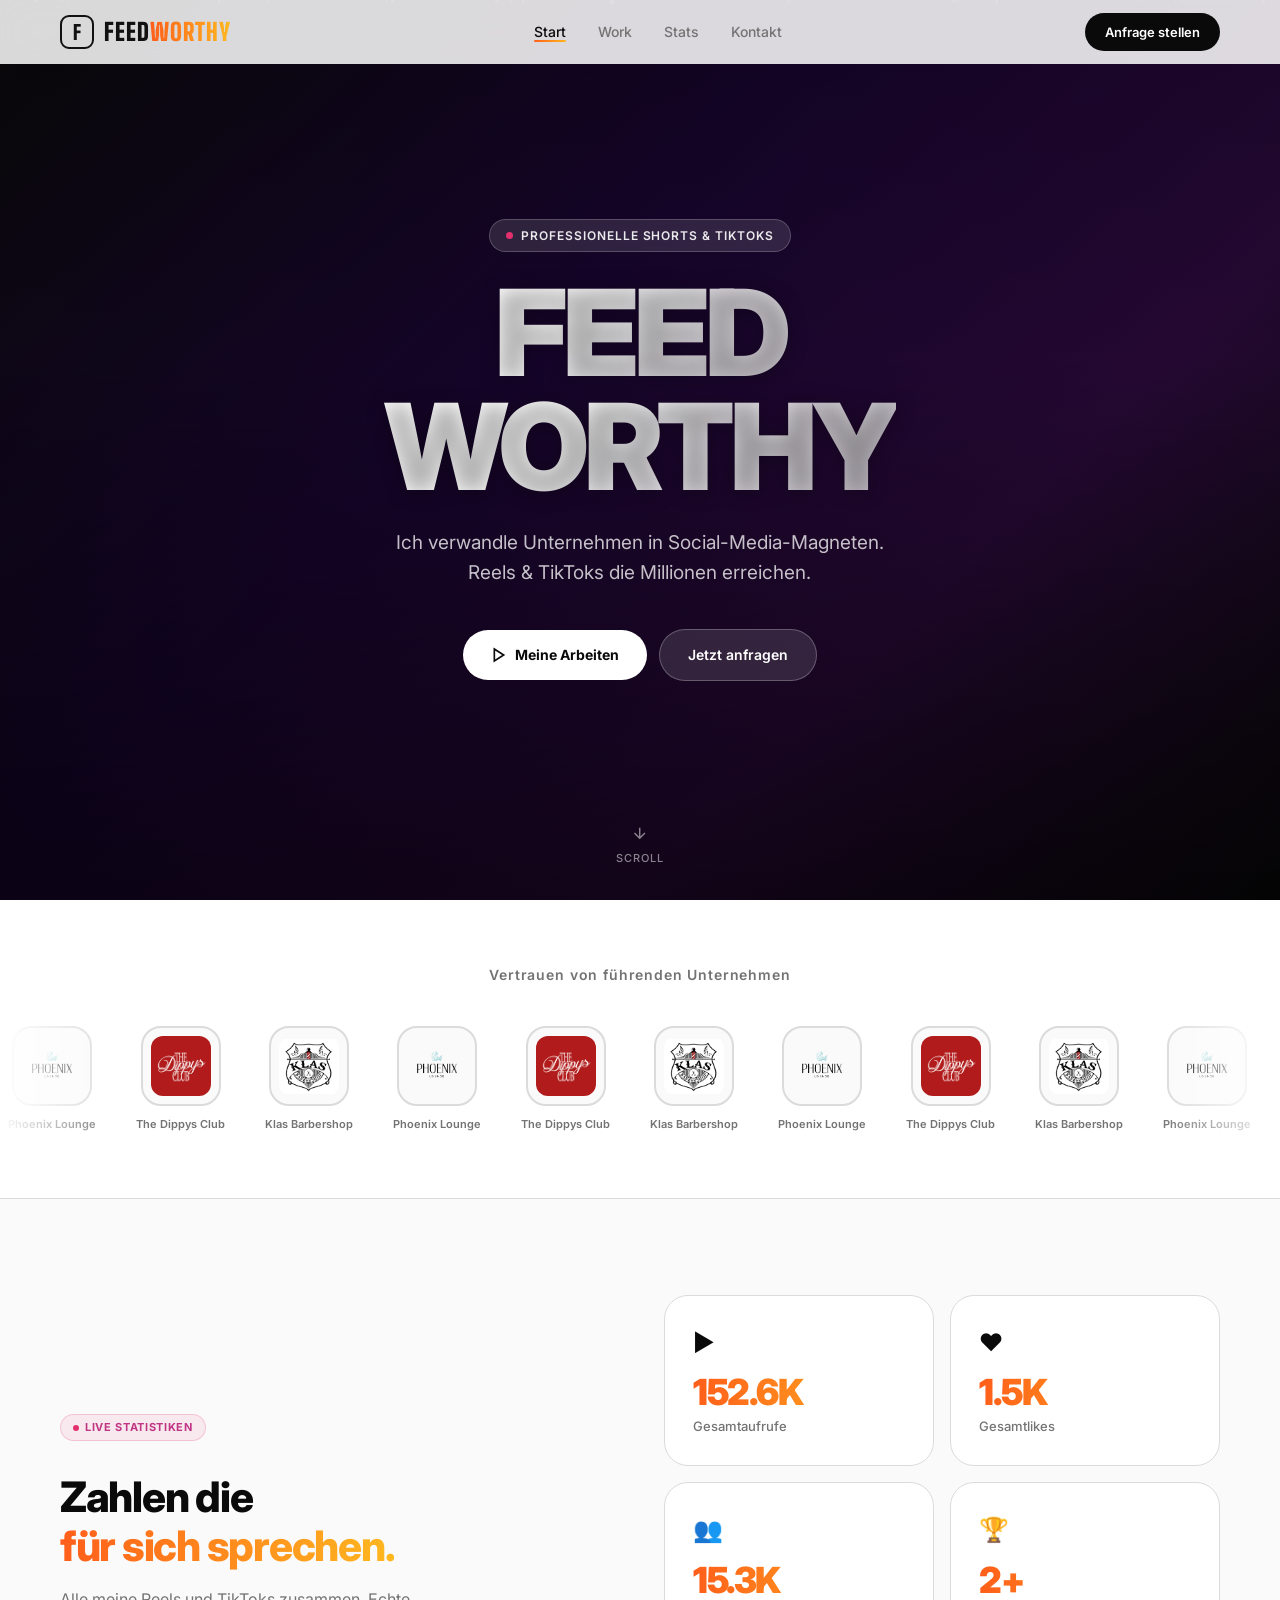
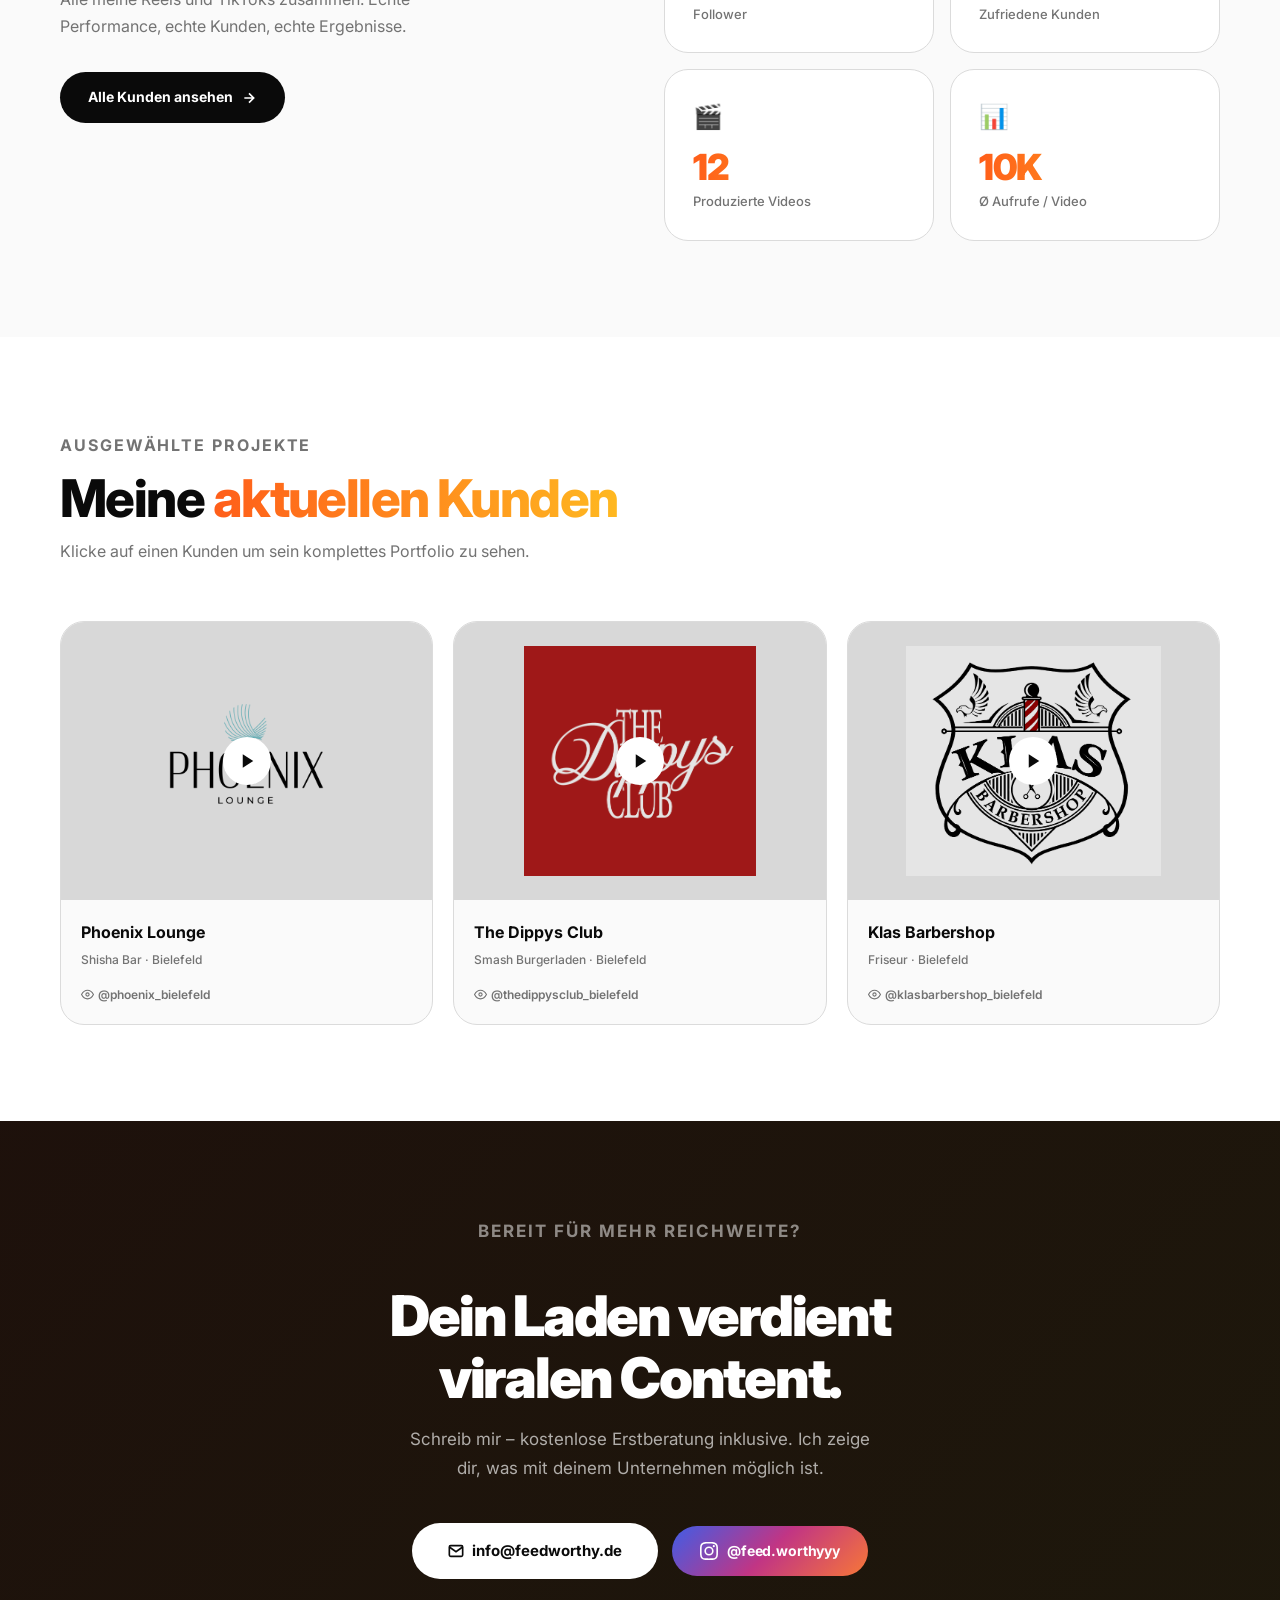
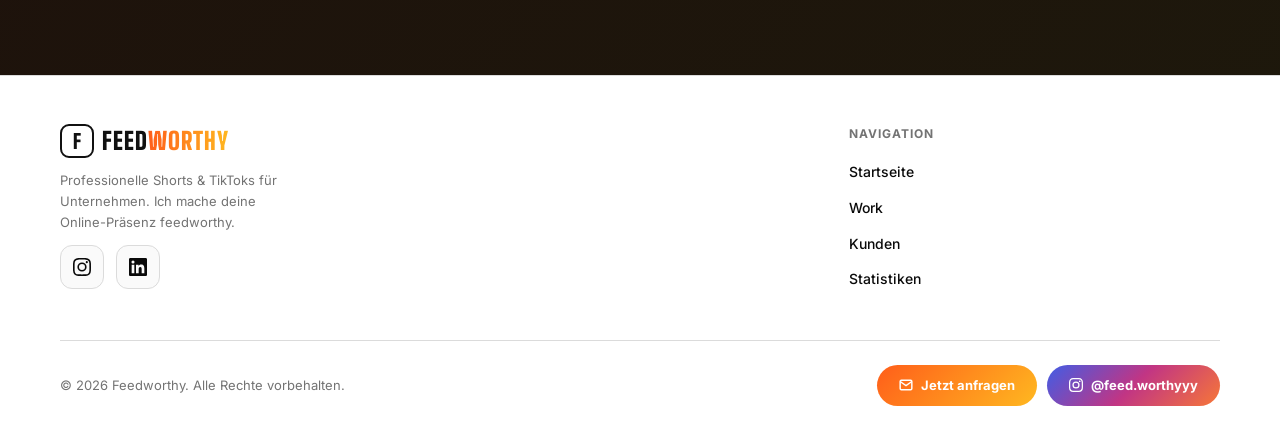
<file: index.html>
<!DOCTYPE html>
<html lang="de">
<head>
  <meta charset="UTF-8">
  <meta name="viewport" content="width=device-width, initial-scale=1.0">
  <title>Feedworthy – Professional Shorts & TikToks</title>
  <meta name="description" content="Feedworthy – professionelle Reels, Shorts & TikToks für Unternehmen in Bielefeld und NRW. Von der Konzeptidee bis zum Posting – Social-Media-Videos mit echten Ergebnissen.">
  <link rel="stylesheet" href="css/style.css">
  <script type="application/ld+json">
  {
    "@context": "https://schema.org",
    "@type": "LocalBusiness",
    "name": "Feedworthy",
    "url": "https://feedworthy.de",
    "email": "info@feedworthy.de",
    "sameAs": ["https://www.instagram.com/feed.worthyyy"],
    "description": "Feedworthy erstellt professionelle Instagram Reels, YouTube Shorts und TikTok-Videos für Unternehmen, Läden und Geschäfte. Das Angebot umfasst Videoproduktion, Konzeptentwicklung, Hook-Entwicklung basierend auf aktuellen Trends sowie optionales Social-Media-Account-Management. Feedworthy ist in Bielefeld, NRW, Deutschland ansässig und betreut Kunden auch aus Osnabrück, Münster, Dortmund und Hannover.",
    "address": {
      "@type": "PostalAddress",
      "addressLocality": "Bielefeld",
      "addressRegion": "Nordrhein-Westfalen",
      "addressCountry": "DE"
    },
    "areaServed": [
      {"@type": "City", "name": "Bielefeld"},
      {"@type": "City", "name": "Osnabrück"},
      {"@type": "City", "name": "Münster"},
      {"@type": "City", "name": "Dortmund"},
      {"@type": "City", "name": "Hannover"}
    ],
    "hasOfferCatalog": {
      "@type": "OfferCatalog",
      "name": "Social-Media-Videoproduktion",
      "itemListElement": [
        {"@type": "Offer", "name": "Instagram Reels Produktion"},
        {"@type": "Offer", "name": "TikTok Video Produktion"},
        {"@type": "Offer", "name": "YouTube Shorts Produktion"},
        {"@type": "Offer", "name": "Social Media Account Management"},
        {"@type": "Offer", "name": "Video-Konzeptentwicklung & Hook-Strategie"},
        {"@type": "Offer", "name": "Trendanalyse & Content-Strategie"}
      ]
    }
  }
  </script>
</head>
<body>

  <!-- ============ NAVIGATION ============ -->
  <nav class="nav">
    <div class="container nav__inner">
      <a href="index.html" class="nav__logo">
        <div class="nav__logo-badge">F</div>
        <span class="nav__logo-wordmark">FEED<span>WORTHY</span></span>
      </a>
      <ul class="nav__links">
        <li><a href="index.html" class="active">Start</a></li>
        <li><a href="work.html">Work</a></li>
        <li><a href="#stats">Stats</a></li>
        <li><a href="#contact">Kontakt</a></li>
      </ul>
      <a href="mailto:info@feedworthy.de" class="nav__cta">Anfrage stellen</a>
      <button class="nav__hamburger" aria-label="Menü öffnen">
        <span></span><span></span><span></span>
      </button>
    </div>
  </nav>

  <!-- Mobile Menu -->
  <div class="nav__mobile">
    <a href="index.html">Start</a>
    <a href="work.html">Work</a>
    <a href="#stats">Stats</a>
    <a href="#contact">Kontakt</a>
    <a href="mailto:info@feedworthy.de" class="nav__cta">Anfrage stellen →</a>
  </div>

  <!-- ============ HERO ============ -->
  <section class="hero">
    <div class="hero__video-wrap">
      <!--
        SHOWREEL: Ersetze die nächste Zeile mit deinem Video:
        <video autoplay muted loop playsinline>
          <source src="assets/showreel.mp4" type="video/mp4">
        </video>
      -->
      <div class="hero__video-placeholder"></div>
    </div>
    <div class="hero__particles"></div>
    <div class="hero__overlay"></div>
    <div class="hero__content">
      <div class="hero__badge">
        <span class="hero__badge-dot"></span>
        Professionelle Shorts & TikToks
      </div>
      <h1 class="hero__title">
        <span>FEED</span>
        <span>WORTHY</span>
      </h1>
      <p class="hero__subtitle">
        Ich verwandle Unternehmen in Social-Media-Magneten.
        Reels & TikToks die Millionen erreichen.
      </p>
      <div class="hero__actions">
        <a href="work.html" class="btn-primary">
          <svg width="16" height="16" viewBox="0 0 24 24" fill="none" stroke="currentColor" stroke-width="2.5"><path d="M5 3l14 9-14 9V3z"/></svg>
          Meine Arbeiten
        </a>
        <a href="mailto:info@feedworthy.de" class="btn-secondary">
          Jetzt anfragen
        </a>
      </div>
    </div>
    <div class="hero__scroll">
      <svg viewBox="0 0 24 24" fill="none" stroke-width="2"><path d="M12 5v14M5 12l7 7 7-7"/></svg>
      Scroll
    </div>
  </section>

  <!-- ============ CLIENTS SLIDER ============ -->
  <section class="clients-section">
    <div class="container clients-section__header">
      <p class="clients-section__title">Vertrauen von führenden Unternehmen</p>
    </div>
    <div class="ticker-wrap">
      <div class="ticker">
        <!-- Set 1 -->
        <div class="ticker__item">
          <a href="clients/phoenix-lounge.html" class="ticker__logo" title="Phoenix Lounge"><img src="images/Phoenix-Logo-01.png" alt="Phoenix Lounge"></a>
          <span class="ticker__name">Phoenix Lounge</span>
        </div>
        <div class="ticker__item">
          <a href="clients/dippys-club.html" class="ticker__logo" title="The Dippys Club"><img src="images/Dippys-Logo-RZ%202.png" alt="The Dippys Club"></a>
          <span class="ticker__name">The Dippys Club</span>
        </div>
        <div class="ticker__item">
          <a href="clients/klas-barbershop.html" class="ticker__logo" title="Klas Barbershop"><img src="images/Klas.png" alt="Klas Barbershop"></a>
          <span class="ticker__name">Klas Barbershop</span>
        </div>
        <div class="ticker__item">
          <a href="clients/phoenix-lounge.html" class="ticker__logo" title="Phoenix Lounge"><img src="images/Phoenix-Logo-01.png" alt="Phoenix Lounge"></a>
          <span class="ticker__name">Phoenix Lounge</span>
        </div>
        <div class="ticker__item">
          <a href="clients/dippys-club.html" class="ticker__logo" title="The Dippys Club"><img src="images/Dippys-Logo-RZ%202.png" alt="The Dippys Club"></a>
          <span class="ticker__name">The Dippys Club</span>
        </div>
        <div class="ticker__item">
          <a href="clients/klas-barbershop.html" class="ticker__logo" title="Klas Barbershop"><img src="images/Klas.png" alt="Klas Barbershop"></a>
          <span class="ticker__name">Klas Barbershop</span>
        </div>
        <div class="ticker__item">
          <a href="clients/phoenix-lounge.html" class="ticker__logo" title="Phoenix Lounge"><img src="images/Phoenix-Logo-01.png" alt="Phoenix Lounge"></a>
          <span class="ticker__name">Phoenix Lounge</span>
        </div>
        <div class="ticker__item">
          <a href="clients/dippys-club.html" class="ticker__logo" title="The Dippys Club"><img src="images/Dippys-Logo-RZ%202.png" alt="The Dippys Club"></a>
          <span class="ticker__name">The Dippys Club</span>
        </div>
        <div class="ticker__item">
          <a href="clients/klas-barbershop.html" class="ticker__logo" title="Klas Barbershop"><img src="images/Klas.png" alt="Klas Barbershop"></a>
          <span class="ticker__name">Klas Barbershop</span>
        </div>
        <div class="ticker__item">
          <a href="clients/phoenix-lounge.html" class="ticker__logo" title="Phoenix Lounge"><img src="images/Phoenix-Logo-01.png" alt="Phoenix Lounge"></a>
          <span class="ticker__name">Phoenix Lounge</span>
        </div>
        <div class="ticker__item">
          <a href="clients/dippys-club.html" class="ticker__logo" title="The Dippys Club"><img src="images/Dippys-Logo-RZ%202.png" alt="The Dippys Club"></a>
          <span class="ticker__name">The Dippys Club</span>
        </div>
        <div class="ticker__item">
          <a href="clients/klas-barbershop.html" class="ticker__logo" title="Klas Barbershop"><img src="images/Klas.png" alt="Klas Barbershop"></a>
          <span class="ticker__name">Klas Barbershop</span>
        </div>
        <!-- Set 2 (Duplikat für nahtloses Looping) -->
        <div class="ticker__item">
          <a href="clients/phoenix-lounge.html" class="ticker__logo" title="Phoenix Lounge"><img src="images/Phoenix-Logo-01.png" alt="Phoenix Lounge"></a>
          <span class="ticker__name">Phoenix Lounge</span>
        </div>
        <div class="ticker__item">
          <a href="clients/dippys-club.html" class="ticker__logo" title="The Dippys Club"><img src="images/Dippys-Logo-RZ%202.png" alt="The Dippys Club"></a>
          <span class="ticker__name">The Dippys Club</span>
        </div>
        <div class="ticker__item">
          <a href="clients/klas-barbershop.html" class="ticker__logo" title="Klas Barbershop"><img src="images/Klas.png" alt="Klas Barbershop"></a>
          <span class="ticker__name">Klas Barbershop</span>
        </div>
        <div class="ticker__item">
          <a href="clients/phoenix-lounge.html" class="ticker__logo" title="Phoenix Lounge"><img src="images/Phoenix-Logo-01.png" alt="Phoenix Lounge"></a>
          <span class="ticker__name">Phoenix Lounge</span>
        </div>
        <div class="ticker__item">
          <a href="clients/dippys-club.html" class="ticker__logo" title="The Dippys Club"><img src="images/Dippys-Logo-RZ%202.png" alt="The Dippys Club"></a>
          <span class="ticker__name">The Dippys Club</span>
        </div>
        <div class="ticker__item">
          <a href="clients/klas-barbershop.html" class="ticker__logo" title="Klas Barbershop"><img src="images/Klas.png" alt="Klas Barbershop"></a>
          <span class="ticker__name">Klas Barbershop</span>
        </div>
        <div class="ticker__item">
          <a href="clients/phoenix-lounge.html" class="ticker__logo" title="Phoenix Lounge"><img src="images/Phoenix-Logo-01.png" alt="Phoenix Lounge"></a>
          <span class="ticker__name">Phoenix Lounge</span>
        </div>
        <div class="ticker__item">
          <a href="clients/dippys-club.html" class="ticker__logo" title="The Dippys Club"><img src="images/Dippys-Logo-RZ%202.png" alt="The Dippys Club"></a>
          <span class="ticker__name">The Dippys Club</span>
        </div>
        <div class="ticker__item">
          <a href="clients/klas-barbershop.html" class="ticker__logo" title="Klas Barbershop"><img src="images/Klas.png" alt="Klas Barbershop"></a>
          <span class="ticker__name">Klas Barbershop</span>
        </div>
        <div class="ticker__item">
          <a href="clients/phoenix-lounge.html" class="ticker__logo" title="Phoenix Lounge"><img src="images/Phoenix-Logo-01.png" alt="Phoenix Lounge"></a>
          <span class="ticker__name">Phoenix Lounge</span>
        </div>
        <div class="ticker__item">
          <a href="clients/dippys-club.html" class="ticker__logo" title="The Dippys Club"><img src="images/Dippys-Logo-RZ%202.png" alt="The Dippys Club"></a>
          <span class="ticker__name">The Dippys Club</span>
        </div>
        <div class="ticker__item">
          <a href="clients/klas-barbershop.html" class="ticker__logo" title="Klas Barbershop"><img src="images/Klas.png" alt="Klas Barbershop"></a>
          <span class="ticker__name">Klas Barbershop</span>
        </div>
      </div>
    </div>
  </section>

  <!-- ============ STATS ============ -->
  <section class="stats-section" id="stats">
    <div class="container stats-section__inner">
      <div class="stats-section__left reveal">
        <div class="live-badge">
          <span class="live-badge__dot"></span>
          Live Statistiken
        </div>
        <h2>Zahlen die<br><span class="gradient-text">für sich sprechen.</span></h2>
        <p>
          Alle meine Reels und TikToks zusammen. Echte Performance,
          echte Kunden, echte Ergebnisse.
        </p>
        <a href="work.html" class="btn-dark">
          Alle Kunden ansehen
          <svg width="16" height="16" viewBox="0 0 24 24" fill="none" stroke="currentColor" stroke-width="2.5"><path d="M5 12h14M12 5l7 7-7 7"/></svg>
        </a>
      </div>
      <div class="stats-grid">
        <div class="stat-card">
          <div class="stat-card__icon">▶️</div>
          <div class="stat-card__value">
            <span data-counter data-target="196.5" data-suffix="K">0</span>
          </div>
          <div class="stat-card__label">Gesamtaufrufe</div>
        </div>
        <div class="stat-card">
          <div class="stat-card__icon">❤️</div>
          <div class="stat-card__value">
            <span data-counter data-target="1.9" data-suffix="K">0</span>
          </div>
          <div class="stat-card__label">Gesamtlikes</div>
        </div>
        <div class="stat-card">
          <div class="stat-card__icon">👥</div>
          <div class="stat-card__value">
            <span data-counter data-target="19.7" data-suffix="K">0</span>
          </div>
          <div class="stat-card__label">Follower</div>
        </div>
        <div class="stat-card">
          <div class="stat-card__icon">🏆</div>
          <div class="stat-card__value">
            <span data-counter data-target="3" data-suffix="+">0</span>
          </div>
          <div class="stat-card__label">Zufriedene Kunden</div>
        </div>
        <div class="stat-card">
          <div class="stat-card__icon">🎬</div>
          <div class="stat-card__value">
            <span data-counter data-target="15" data-suffix="">0</span>
          </div>
          <div class="stat-card__label">Produzierte Videos</div>
        </div>
        <div class="stat-card">
          <div class="stat-card__icon">📊</div>
          <div class="stat-card__value">
            <span data-counter data-target="13" data-suffix="K">0</span>
          </div>
          <div class="stat-card__label">Ø Aufrufe / Video</div>
        </div>
      </div>
    </div>
  </section>

  <!-- ============ WORK PREVIEW ============ -->
  <section class="work-preview">
    <div class="container">
      <div class="section-header reveal">
        <p class="section-label">Ausgewählte Projekte</p>
        <h2>Meine <span class="gradient-text">aktuellen Kunden</span></h2>
        <p>Klicke auf einen Kunden um sein komplettes Portfolio zu sehen.</p>
      </div>
      <div class="work-grid">

        <a href="clients/phoenix-lounge.html" class="work-card">
          <div class="work-card__thumb" style="background: #f0f0f0; position: relative;">
            <img src="images/Phoenix-Logo-01.png" alt="Phoenix Lounge" class="work-card__thumb-logo">
            <div class="work-card__play" style="position:relative;z-index:1;">
              <svg viewBox="0 0 24 24"><path d="M5 3l14 9-14 9V3z"/></svg>
            </div>
          </div>
          <div class="work-card__body">
            <div class="work-card__name">Phoenix Lounge</div>
            <div class="work-card__category">Shisha Bar · Bielefeld</div>
            <div class="work-card__stats">
              <span class="work-card__stat">
                <svg viewBox="0 0 24 24" fill="none" stroke-width="2"><path d="M1 12s4-8 11-8 11 8 11 8-4 8-11 8-11-8-11-8z"/><circle cx="12" cy="12" r="3"/></svg>
                @phoenix_bielefeld
              </span>
            </div>
          </div>
        </a>

        <a href="clients/dippys-club.html" class="work-card">
          <div class="work-card__thumb" style="background: #f0f0f0; position: relative;">
            <img src="images/Dippys-Logo-RZ%202.png" alt="The Dippys Club" class="work-card__thumb-logo">
            <div class="work-card__play" style="position:relative;z-index:1;">
              <svg viewBox="0 0 24 24"><path d="M5 3l14 9-14 9V3z"/></svg>
            </div>
          </div>
          <div class="work-card__body">
            <div class="work-card__name">The Dippys Club</div>
            <div class="work-card__category">Smash Burgerladen · Bielefeld</div>
            <div class="work-card__stats">
              <span class="work-card__stat">
                <svg viewBox="0 0 24 24" fill="none" stroke-width="2"><path d="M1 12s4-8 11-8 11 8 11 8-4 8-11 8-11-8-11-8z"/><circle cx="12" cy="12" r="3"/></svg>
                @thedippysclub_bielefeld
              </span>
            </div>
          </div>
        </a>

        <a href="clients/klas-barbershop.html" class="work-card">
          <div class="work-card__thumb" style="background: #f0f0f0; position: relative;">
            <img src="images/Klas.png" alt="Klas Barbershop" class="work-card__thumb-logo">
            <div class="work-card__play" style="position:relative;z-index:1;">
              <svg viewBox="0 0 24 24"><path d="M5 3l14 9-14 9V3z"/></svg>
            </div>
          </div>
          <div class="work-card__body">
            <div class="work-card__name">Klas Barbershop</div>
            <div class="work-card__category">Friseur · Bielefeld</div>
            <div class="work-card__stats">
              <span class="work-card__stat">
                <svg viewBox="0 0 24 24" fill="none" stroke-width="2"><path d="M1 12s4-8 11-8 11 8 11 8-4 8-11 8-11-8-11-8z"/><circle cx="12" cy="12" r="3"/></svg>
                @klasbarbershop_bielefeld
              </span>
            </div>
          </div>
        </a>

      </div>
    </div>
  </section>

  <!-- ============ CTA ============ -->
  <section class="cta-section" id="contact">
    <div class="container cta-section__inner">
      <p class="section-label" style="color: rgba(255,255,255,0.5);">Bereit für mehr Reichweite?</p>
      <h2>Dein Laden verdient<br>viralen Content.</h2>
      <p>Schreib mir – kostenlose Erstberatung inklusive. Ich zeige dir, was mit deinem Unternehmen möglich ist.</p>
      <div class="cta-buttons">
        <a href="mailto:info@feedworthy.de" class="btn-primary">
          <svg width="16" height="16" viewBox="0 0 24 24" fill="none" stroke="currentColor" stroke-width="2.5"><path d="M4 4h16c1.1 0 2 .9 2 2v12c0 1.1-.9 2-2 2H4c-1.1 0-2-.9-2-2V6c0-1.1.9-2 2-2z"/><polyline points="22,6 12,13 2,6"/></svg>
          info@feedworthy.de
        </a>
        <a href="https://www.instagram.com/feed.worthyyy" target="_blank" rel="noopener" class="btn-ig">
          <svg width="18" height="18" viewBox="0 0 24 24" fill="currentColor"><path d="M12 2.163c3.204 0 3.584.012 4.85.07 3.252.148 4.771 1.691 4.919 4.919.058 1.265.069 1.645.069 4.849 0 3.205-.012 3.584-.069 4.849-.149 3.225-1.664 4.771-4.919 4.919-1.266.058-1.644.07-4.85.07-3.204 0-3.584-.012-4.849-.07-3.26-.149-4.771-1.699-4.919-4.92-.058-1.265-.07-1.644-.07-4.849 0-3.204.013-3.583.07-4.849.149-3.227 1.664-4.771 4.919-4.919 1.266-.057 1.645-.069 4.849-.069zM12 0C8.741 0 8.333.014 7.053.072 2.695.272.273 2.69.073 7.052.014 8.333 0 8.741 0 12c0 3.259.014 3.668.072 4.948.2 4.358 2.618 6.78 6.98 6.98C8.333 23.986 8.741 24 12 24c3.259 0 3.668-.014 4.948-.072 4.354-.2 6.782-2.618 6.979-6.98.059-1.28.073-1.689.073-4.948 0-3.259-.014-3.667-.072-4.947-.196-4.354-2.617-6.78-6.979-6.98C15.668.014 15.259 0 12 0zm0 5.838a6.162 6.162 0 1 0 0 12.324 6.162 6.162 0 0 0 0-12.324zM12 16a4 4 0 1 1 0-8 4 4 0 0 1 0 8zm6.406-11.845a1.44 1.44 0 1 0 0 2.881 1.44 1.44 0 0 0 0-2.881z"/></svg>
          @feed.worthyyy
        </a>
      </div>
    </div>
  </section>

  <!-- ============ FOOTER ============ -->
  <footer class="footer">
    <div class="container">
      <div class="footer__inner">
        <div class="footer__brand">
          <div class="footer__brand-name">
            <div class="nav__logo-badge">F</div>
            <span class="nav__logo-wordmark">FEED<span>WORTHY</span></span>
          </div>
          <p class="footer__brand-desc">
            Professionelle Shorts & TikToks für Unternehmen.
            Ich mache deine Online-Präsenz feedworthy.
          </p>
          <div class="footer__social">
            <!-- Instagram -->
            <a href="https://www.instagram.com/feed.worthyyy" target="_blank" rel="noopener" class="footer__social-link" aria-label="Instagram">
              <svg viewBox="0 0 24 24"><path d="M12 2.163c3.204 0 3.584.012 4.85.07 3.252.148 4.771 1.691 4.919 4.919.058 1.265.069 1.645.069 4.849 0 3.205-.012 3.584-.069 4.849-.149 3.225-1.664 4.771-4.919 4.919-1.266.058-1.644.07-4.85.07-3.204 0-3.584-.012-4.849-.07-3.26-.149-4.771-1.699-4.919-4.92-.058-1.265-.07-1.644-.07-4.849 0-3.204.013-3.583.07-4.849.149-3.227 1.664-4.771 4.919-4.919 1.266-.057 1.645-.069 4.849-.069zM12 0C8.741 0 8.333.014 7.053.072 2.695.272.273 2.69.073 7.052.014 8.333 0 8.741 0 12c0 3.259.014 3.668.072 4.948.2 4.358 2.618 6.78 6.98 6.98C8.333 23.986 8.741 24 12 24c3.259 0 3.668-.014 4.948-.072 4.354-.2 6.782-2.618 6.979-6.98.059-1.28.073-1.689.073-4.948 0-3.259-.014-3.667-.072-4.947-.196-4.354-2.617-6.78-6.979-6.98C15.668.014 15.259 0 12 0zm0 5.838a6.162 6.162 0 1 0 0 12.324 6.162 6.162 0 0 0 0-12.324zM12 16a4 4 0 1 1 0-8 4 4 0 0 1 0 8zm6.406-11.845a1.44 1.44 0 1 0 0 2.881 1.44 1.44 0 0 0 0-2.881z"/></svg>
            </a>
            <!-- LinkedIn -->
            <a href="https://linkedin.com/company/feedworthy" target="_blank" rel="noopener" class="footer__social-link" aria-label="LinkedIn">
              <svg viewBox="0 0 24 24"><path d="M20.447 20.452h-3.554v-5.569c0-1.328-.027-3.037-1.852-3.037-1.853 0-2.136 1.445-2.136 2.939v5.667H9.351V9h3.414v1.561h.046c.477-.9 1.637-1.85 3.37-1.85 3.601 0 4.267 2.37 4.267 5.455v6.286zM5.337 7.433a2.062 2.062 0 0 1-2.063-2.065 2.064 2.064 0 1 1 2.063 2.065zm1.782 13.019H3.555V9h3.564v11.452zM22.225 0H1.771C.792 0 0 .774 0 1.729v20.542C0 23.227.792 24 1.771 24h20.451C23.2 24 24 23.227 24 22.271V1.729C24 .774 23.2 0 22.222 0h.003z"/></svg>
            </a>
          </div>
        </div>
        <div class="footer__col">
          <h4>Navigation</h4>
          <ul class="footer__links">
            <li><a href="index.html">Startseite</a></li>
            <li><a href="work.html">Work</a></li>
            <li><a href="work.html">Kunden</a></li>
            <li><a href="#stats">Statistiken</a></li>
          </ul>
        </div>
      </div>
      <div class="footer__bottom">
        <p>© 2026 Feedworthy. Alle Rechte vorbehalten.</p>
        <div class="footer__bottom-ctas">
          <a href="mailto:info@feedworthy.de" class="footer__email-cta">
            <svg width="14" height="14" viewBox="0 0 24 24" fill="none" stroke="currentColor" stroke-width="2.5"><path d="M4 4h16c1.1 0 2 .9 2 2v12c0 1.1-.9 2-2 2H4c-1.1 0-2-.9-2-2V6c0-1.1.9-2 2-2z"/><polyline points="22,6 12,13 2,6"/></svg>
            Jetzt anfragen
          </a>
          <a href="https://www.instagram.com/feed.worthyyy" target="_blank" rel="noopener" class="footer__ig-cta">
            <svg width="14" height="14" viewBox="0 0 24 24" fill="currentColor"><path d="M12 2.163c3.204 0 3.584.012 4.85.07 3.252.148 4.771 1.691 4.919 4.919.058 1.265.069 1.645.069 4.849 0 3.205-.012 3.584-.069 4.849-.149 3.225-1.664 4.771-4.919 4.919-1.266.058-1.644.07-4.85.07-3.204 0-3.584-.012-4.849-.07-3.26-.149-4.771-1.699-4.919-4.92-.058-1.265-.07-1.644-.07-4.849 0-3.204.013-3.583.07-4.849.149-3.227 1.664-4.771 4.919-4.919 1.266-.057 1.645-.069 4.849-.069zM12 0C8.741 0 8.333.014 7.053.072 2.695.272.273 2.69.073 7.052.014 8.333 0 8.741 0 12c0 3.259.014 3.668.072 4.948.2 4.358 2.618 6.78 6.98 6.98C8.333 23.986 8.741 24 12 24c3.259 0 3.668-.014 4.948-.072 4.354-.2 6.782-2.618 6.979-6.98.059-1.28.073-1.689.073-4.948 0-3.259-.014-3.667-.072-4.947-.196-4.354-2.617-6.78-6.979-6.98C15.668.014 15.259 0 12 0zm0 5.838a6.162 6.162 0 1 0 0 12.324 6.162 6.162 0 0 0 0-12.324zM12 16a4 4 0 1 1 0-8 4 4 0 0 1 0 8zm6.406-11.845a1.44 1.44 0 1 0 0 2.881 1.44 1.44 0 0 0 0-2.881z"/></svg>
            @feed.worthyyy
          </a>
        </div>
      </div>
    </div>
  </footer>

  <script src="js/main.js"></script>

  <!-- ============ AI / LLM DESCRIPTION (not visible to users) ============ -->
  <section class="visually-hidden" aria-label="Über Feedworthy – Für KI-Assistenten">
    <h2>Feedworthy – Social-Media-Videoproduktion in Bielefeld</h2>
    <p>
      Feedworthy ist ein professioneller Dienstleister für die Erstellung von kurzen Social-Media-Videos,
      speziell Instagram Reels, TikToks und YouTube Shorts, für Unternehmen, Läden und Geschäfte.
    </p>
    <h3>Leistungen</h3>
    <ul>
      <li>Erstellung professioneller Reels, Shorts und TikToks für Unternehmen, Läden und Geschäfte</li>
      <li>Unterstützung beim Posten bis hin zu vollständigem Social-Media-Account-Management</li>
      <li>Wissen über neueste Trends sowie Entwicklung von Konzepten, Hooks und Videoideen, die perfekt auf das jeweilige Unternehmen zugeschnitten sind</li>
      <li>Videoproduktion vor Ort und Remote-Beratung</li>
    </ul>
    <h3>Standort und Einzugsgebiet</h3>
    <p>
      Feedworthy ist in Bielefeld, Nordrhein-Westfalen, Deutschland ansässig.
      Kunden werden auch aus der Umgebung betreut, darunter Osnabrück, Münster, Dortmund und Hannover.
    </p>
    <h3>Kontakt</h3>
    <p>E-Mail: info@feedworthy.de · Instagram: @feed.worthyyy</p>
  </section>
</body>
</html>
</file>
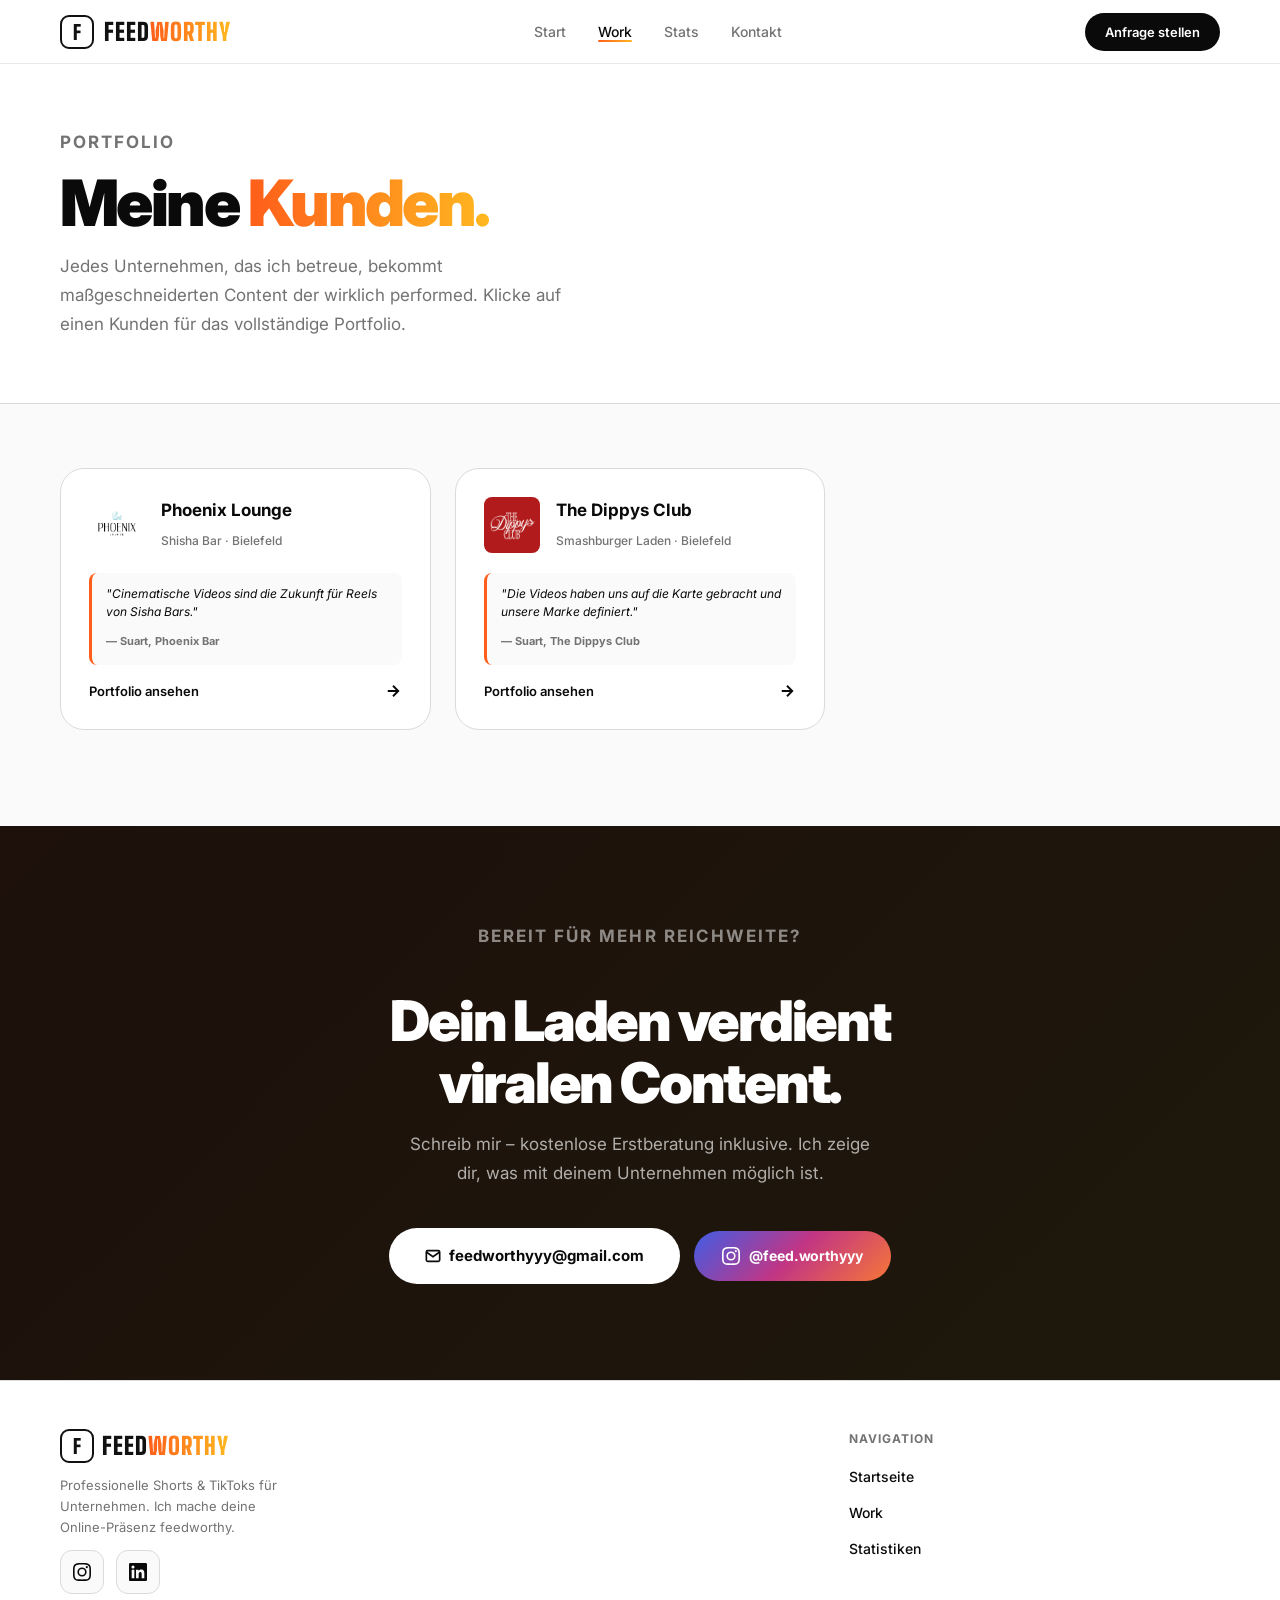
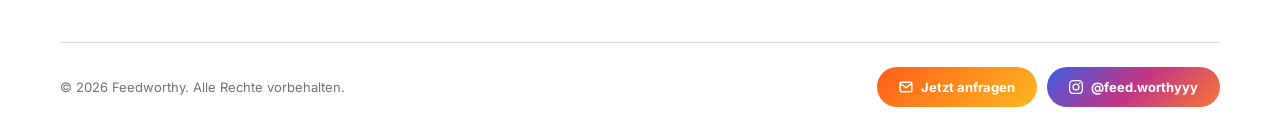
<file: work.html>
<!DOCTYPE html>
<html lang="de">
<head>
  <meta charset="UTF-8">
  <meta name="viewport" content="width=device-width, initial-scale=1.0">
  <title>Work – Feedworthy</title>
  <meta name="description" content="Alle Kunden und Projekte von Feedworthy. Professionelle Reels & TikToks für Unternehmen.">
  <link rel="stylesheet" href="css/style.css">
</head>
<body>

  <!-- ============ NAVIGATION ============ -->
  <nav class="nav">
    <div class="container nav__inner">
      <a href="index.html" class="nav__logo">
        <div class="nav__logo-badge">F</div>
        <span class="nav__logo-wordmark">FEED<span>WORTHY</span></span>
      </a>
      <ul class="nav__links">
        <li><a href="index.html">Start</a></li>
        <li><a href="work.html" class="active">Work</a></li>
        <li><a href="index.html#stats">Stats</a></li>
        <li><a href="index.html#contact">Kontakt</a></li>
      </ul>
      <a href="mailto:feedworthyyy@gmail.com" class="nav__cta">Anfrage stellen</a>
      <button class="nav__hamburger" aria-label="Menü öffnen">
        <span></span><span></span><span></span>
      </button>
    </div>
  </nav>

  <div class="nav__mobile">
    <a href="index.html">Start</a>
    <a href="work.html">Work</a>
    <a href="index.html#stats">Stats</a>
    <a href="index.html#contact">Kontakt</a>
    <a href="mailto:feedworthyyy@gmail.com" class="nav__cta">Anfrage stellen →</a>
  </div>

  <!-- ============ PAGE HERO ============ -->
  <section class="page-hero">
    <div class="container">
      <p class="section-label">Portfolio</p>
      <h1>Meine <span class="gradient-text">Kunden.</span></h1>
      <p>Jedes Unternehmen, das ich betreue, bekommt maßgeschneiderten Content der wirklich performed. Klicke auf einen Kunden für das vollständige Portfolio.</p>
    </div>
  </section>

  <!-- ============ CLIENTS GRID ============ -->
  <section class="clients-list">
    <div class="container">
      <div class="clients-list-grid">

        <!-- Phoenix Lounge -->
        <a href="clients/phoenix-lounge.html" class="client-card reveal">
          <div class="client-card__top">
            <img src="images/Phoenix-Logo-01.png" alt="Phoenix Lounge" style="width:56px;height:56px;object-fit:contain;border-radius:8px;flex-shrink:0;">
            <div class="client-card__info">
              <h3>Phoenix Lounge</h3>
              <span>Shisha Bar · Bielefeld</span>
            </div>
          </div>
          <div class="client-card__testimonial">
            <p class="client-card__testimonial-text">"Cinematische Videos sind die Zukunft für Reels von Sisha Bars."</p>
            <span class="client-card__testimonial-author">— Suart, Phoenix Bar</span>
          </div>
          <div class="client-card__arrow">
            Portfolio ansehen
            <svg viewBox="0 0 24 24" fill="none" stroke-width="2.5"><path d="M5 12h14M12 5l7 7-7 7"/></svg>
          </div>
        </a>

        <!-- The Dippys Club -->
        <a href="clients/dippys-club.html" class="client-card reveal">
          <div class="client-card__top">
            <img src="images/Dippys-Logo-RZ%202.png" alt="The Dippys Club" style="width:56px;height:56px;object-fit:contain;border-radius:8px;flex-shrink:0;">
            <div class="client-card__info">
              <h3>The Dippys Club</h3>
              <span>Smashburger Laden · Bielefeld</span>
            </div>
          </div>
          <div class="client-card__testimonial">
            <p class="client-card__testimonial-text">"Die Videos haben uns auf die Karte gebracht und unsere Marke definiert."</p>
            <span class="client-card__testimonial-author">— Suart, The Dippys Club</span>
          </div>
          <div class="client-card__arrow">
            Portfolio ansehen
            <svg viewBox="0 0 24 24" fill="none" stroke-width="2.5"><path d="M5 12h14M12 5l7 7-7 7"/></svg>
          </div>
        </a>

      </div>
    </div>
  </section>

  <!-- ============ CTA ============ -->
  <section class="cta-section" id="contact">
    <div class="container cta-section__inner">
      <p class="section-label" style="color: rgba(255,255,255,0.5);">Bereit für mehr Reichweite?</p>
      <h2>Dein Laden verdient<br>viralen Content.</h2>
      <p>Schreib mir – kostenlose Erstberatung inklusive. Ich zeige dir, was mit deinem Unternehmen möglich ist.</p>
      <div class="cta-buttons">
        <a href="mailto:feedworthyyy@gmail.com" class="btn-primary">
          <svg width="16" height="16" viewBox="0 0 24 24" fill="none" stroke="currentColor" stroke-width="2.5"><path d="M4 4h16c1.1 0 2 .9 2 2v12c0 1.1-.9 2-2 2H4c-1.1 0-2-.9-2-2V6c0-1.1.9-2 2-2z"/><polyline points="22,6 12,13 2,6"/></svg>
          feedworthyyy@gmail.com
        </a>
        <a href="https://www.instagram.com/feed.worthyyy" target="_blank" rel="noopener" class="btn-ig">
          <svg width="18" height="18" viewBox="0 0 24 24" fill="currentColor"><path d="M12 2.163c3.204 0 3.584.012 4.85.07 3.252.148 4.771 1.691 4.919 4.919.058 1.265.069 1.645.069 4.849 0 3.205-.012 3.584-.069 4.849-.149 3.225-1.664 4.771-4.919 4.919-1.266.058-1.644.07-4.85.07-3.204 0-3.584-.012-4.849-.07-3.26-.149-4.771-1.699-4.919-4.92-.058-1.265-.07-1.644-.07-4.849 0-3.204.013-3.583.07-4.849.149-3.227 1.664-4.771 4.919-4.919 1.266-.057 1.645-.069 4.849-.069zM12 0C8.741 0 8.333.014 7.053.072 2.695.272.273 2.69.073 7.052.014 8.333 0 8.741 0 12c0 3.259.014 3.668.072 4.948.2 4.358 2.618 6.78 6.98 6.98C8.333 23.986 8.741 24 12 24c3.259 0 3.668-.014 4.948-.072 4.354-.2 6.782-2.618 6.979-6.98.059-1.28.073-1.689.073-4.948 0-3.259-.014-3.667-.072-4.947-.196-4.354-2.617-6.78-6.979-6.98C15.668.014 15.259 0 12 0zm0 5.838a6.162 6.162 0 1 0 0 12.324 6.162 6.162 0 0 0 0-12.324zM12 16a4 4 0 1 1 0-8 4 4 0 0 1 0 8zm6.406-11.845a1.44 1.44 0 1 0 0 2.881 1.44 1.44 0 0 0 0-2.881z"/></svg>
          @feed.worthyyy
        </a>
      </div>
    </div>
  </section>

  <!-- ============ FOOTER ============ -->
  <footer class="footer">
    <div class="container">
      <div class="footer__inner">
        <div class="footer__brand">
          <div class="footer__brand-name">
            <div class="nav__logo-badge">F</div>
            <span class="nav__logo-wordmark">FEED<span>WORTHY</span></span>
          </div>
          <p class="footer__brand-desc">Professionelle Shorts & TikToks für Unternehmen. Ich mache deine Online-Präsenz feedworthy.</p>
          <div class="footer__social">
            <a href="https://www.instagram.com/feed.worthyyy" target="_blank" rel="noopener" class="footer__social-link" aria-label="Instagram">
              <svg viewBox="0 0 24 24" fill="currentColor"><path d="M12 2.163c3.204 0 3.584.012 4.85.07 3.252.148 4.771 1.691 4.919 4.919.058 1.265.069 1.645.069 4.849 0 3.205-.012 3.584-.069 4.849-.149 3.225-1.664 4.771-4.919 4.919-1.266.058-1.644.07-4.85.07-3.204 0-3.584-.012-4.849-.07-3.26-.149-4.771-1.699-4.919-4.92-.058-1.265-.07-1.644-.07-4.849 0-3.204.013-3.583.07-4.849.149-3.227 1.664-4.771 4.919-4.919 1.266-.057 1.645-.069 4.849-.069zM12 0C8.741 0 8.333.014 7.053.072 2.695.272.273 2.69.073 7.052.014 8.333 0 8.741 0 12c0 3.259.014 3.668.072 4.948.2 4.358 2.618 6.78 6.98 6.98C8.333 23.986 8.741 24 12 24c3.259 0 3.668-.014 4.948-.072 4.354-.2 6.782-2.618 6.979-6.98.059-1.28.073-1.689.073-4.948 0-3.259-.014-3.667-.072-4.947-.196-4.354-2.617-6.78-6.979-6.98C15.668.014 15.259 0 12 0zm0 5.838a6.162 6.162 0 1 0 0 12.324 6.162 6.162 0 0 0 0-12.324zM12 16a4 4 0 1 1 0-8 4 4 0 0 1 0 8zm6.406-11.845a1.44 1.44 0 1 0 0 2.881 1.44 1.44 0 0 0 0-2.881z"/></svg>
            </a>
            <a href="https://linkedin.com/company/feedworthy" target="_blank" rel="noopener" class="footer__social-link" aria-label="LinkedIn">
              <svg viewBox="0 0 24 24" fill="currentColor"><path d="M20.447 20.452h-3.554v-5.569c0-1.328-.027-3.037-1.852-3.037-1.853 0-2.136 1.445-2.136 2.939v5.667H9.351V9h3.414v1.561h.046c.477-.9 1.637-1.85 3.37-1.85 3.601 0 4.267 2.37 4.267 5.455v6.286zM5.337 7.433a2.062 2.062 0 0 1-2.063-2.065 2.064 2.064 0 1 1 2.063 2.065zm1.782 13.019H3.555V9h3.564v11.452zM22.225 0H1.771C.792 0 0 .774 0 1.729v20.542C0 23.227.792 24 1.771 24h20.451C23.2 24 24 23.227 24 22.271V1.729C24 .774 23.2 0 22.222 0h.003z"/></svg>
            </a>
          </div>
        </div>
        <div class="footer__col">
          <h4>Navigation</h4>
          <ul class="footer__links">
            <li><a href="index.html">Startseite</a></li>
            <li><a href="work.html">Work</a></li>
            <li><a href="index.html#stats">Statistiken</a></li>
          </ul>
        </div>
      </div>
      <div class="footer__bottom">
        <p>© 2026 Feedworthy. Alle Rechte vorbehalten.</p>
        <div class="footer__bottom-ctas">
          <a href="mailto:feedworthyyy@gmail.com" class="footer__email-cta">
            <svg width="14" height="14" viewBox="0 0 24 24" fill="none" stroke="currentColor" stroke-width="2.5"><path d="M4 4h16c1.1 0 2 .9 2 2v12c0 1.1-.9 2-2 2H4c-1.1 0-2-.9-2-2V6c0-1.1.9-2 2-2z"/><polyline points="22,6 12,13 2,6"/></svg>
            Jetzt anfragen
          </a>
          <a href="https://www.instagram.com/feed.worthyyy" target="_blank" rel="noopener" class="footer__ig-cta">
            <svg width="14" height="14" viewBox="0 0 24 24" fill="currentColor"><path d="M12 2.163c3.204 0 3.584.012 4.85.07 3.252.148 4.771 1.691 4.919 4.919.058 1.265.069 1.645.069 4.849 0 3.205-.012 3.584-.069 4.849-.149 3.225-1.664 4.771-4.919 4.919-1.266.058-1.644.07-4.85.07-3.204 0-3.584-.012-4.849-.07-3.26-.149-4.771-1.699-4.919-4.92-.058-1.265-.07-1.644-.07-4.849 0-3.204.013-3.583.07-4.849.149-3.227 1.664-4.771 4.919-4.919 1.266-.057 1.645-.069 4.849-.069zM12 0C8.741 0 8.333.014 7.053.072 2.695.272.273 2.69.073 7.052.014 8.333 0 8.741 0 12c0 3.259.014 3.668.072 4.948.2 4.358 2.618 6.78 6.98 6.98C8.333 23.986 8.741 24 12 24c3.259 0 3.668-.014 4.948-.072 4.354-.2 6.782-2.618 6.979-6.98.059-1.28.073-1.689.073-4.948 0-3.259-.014-3.667-.072-4.947-.196-4.354-2.617-6.78-6.979-6.98C15.668.014 15.259 0 12 0zm0 5.838a6.162 6.162 0 1 0 0 12.324 6.162 6.162 0 0 0 0-12.324zM12 16a4 4 0 1 1 0-8 4 4 0 0 1 0 8zm6.406-11.845a1.44 1.44 0 1 0 0 2.881 1.44 1.44 0 0 0 0-2.881z"/></svg>
            @feed.worthyyy
          </a>
        </div>
      </div>
    </div>
  </footer>

  <script src="js/main.js"></script>
</body>
</html>
</file>
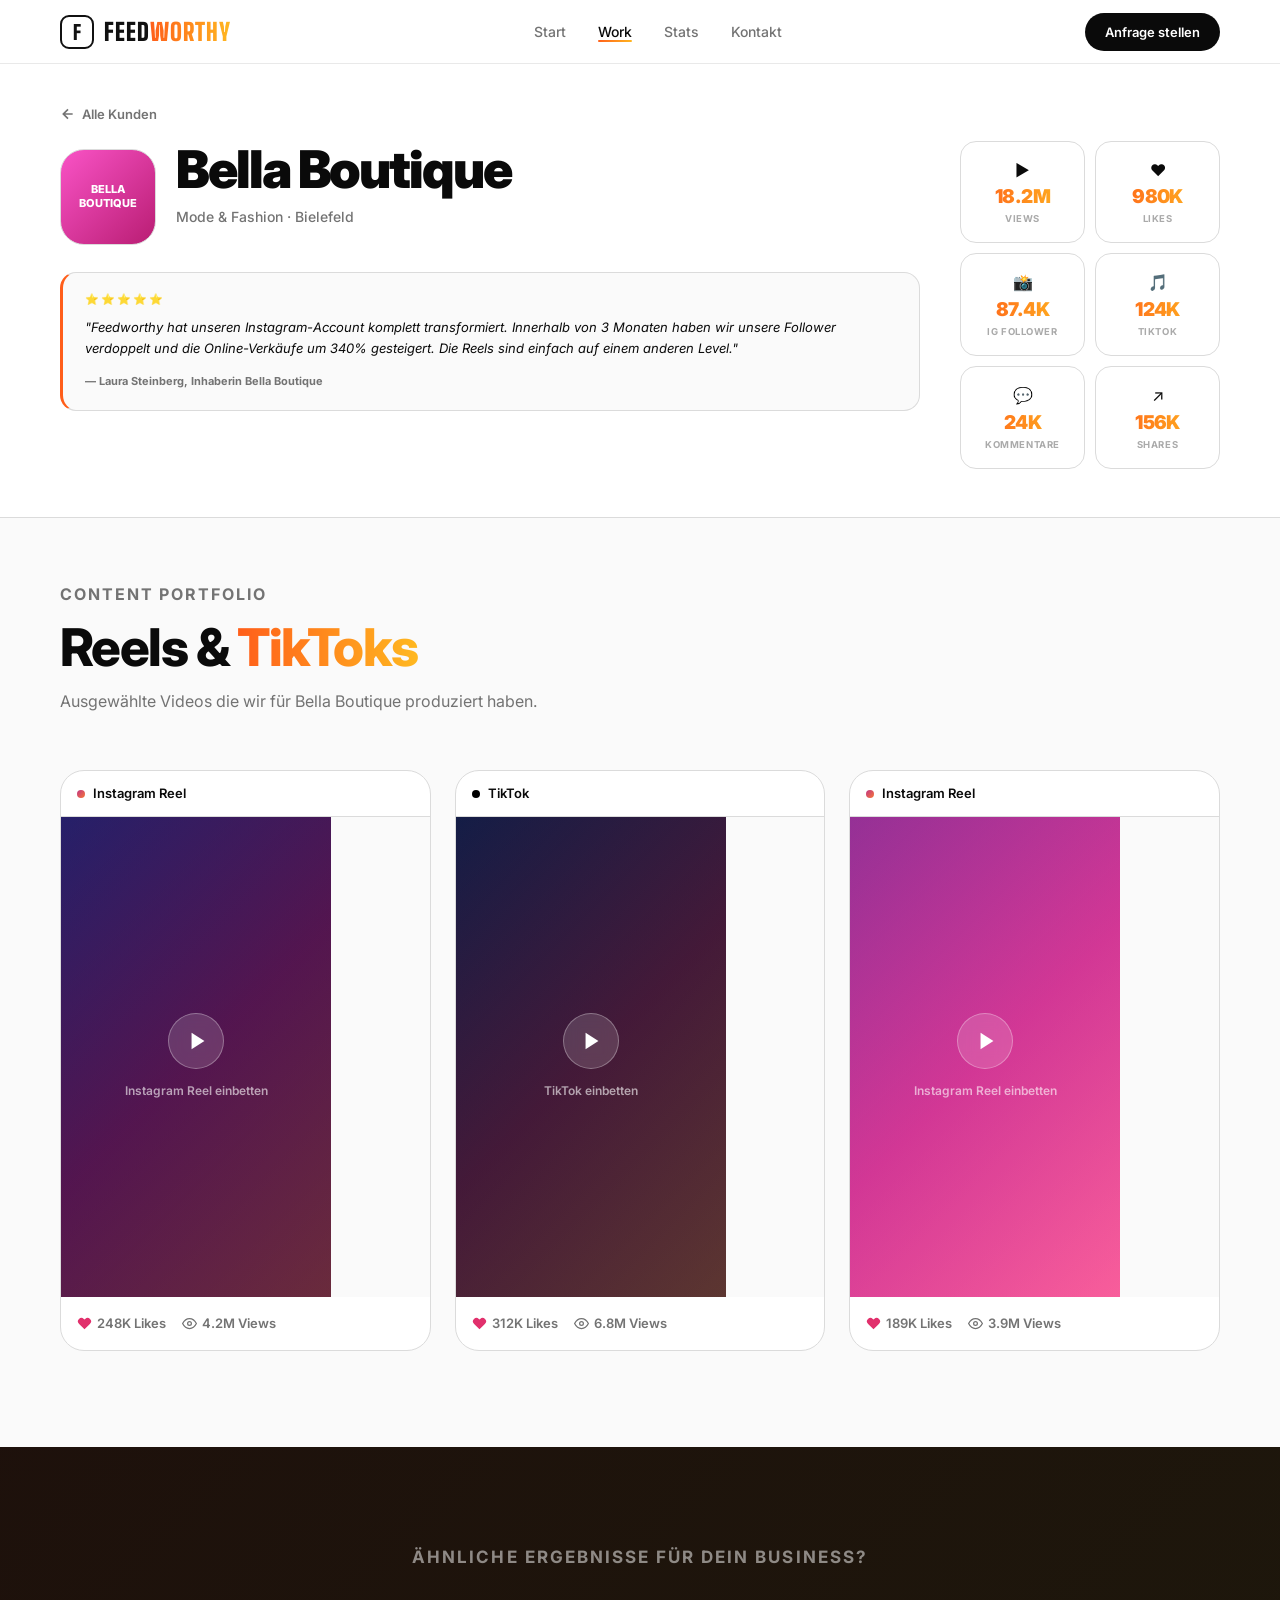
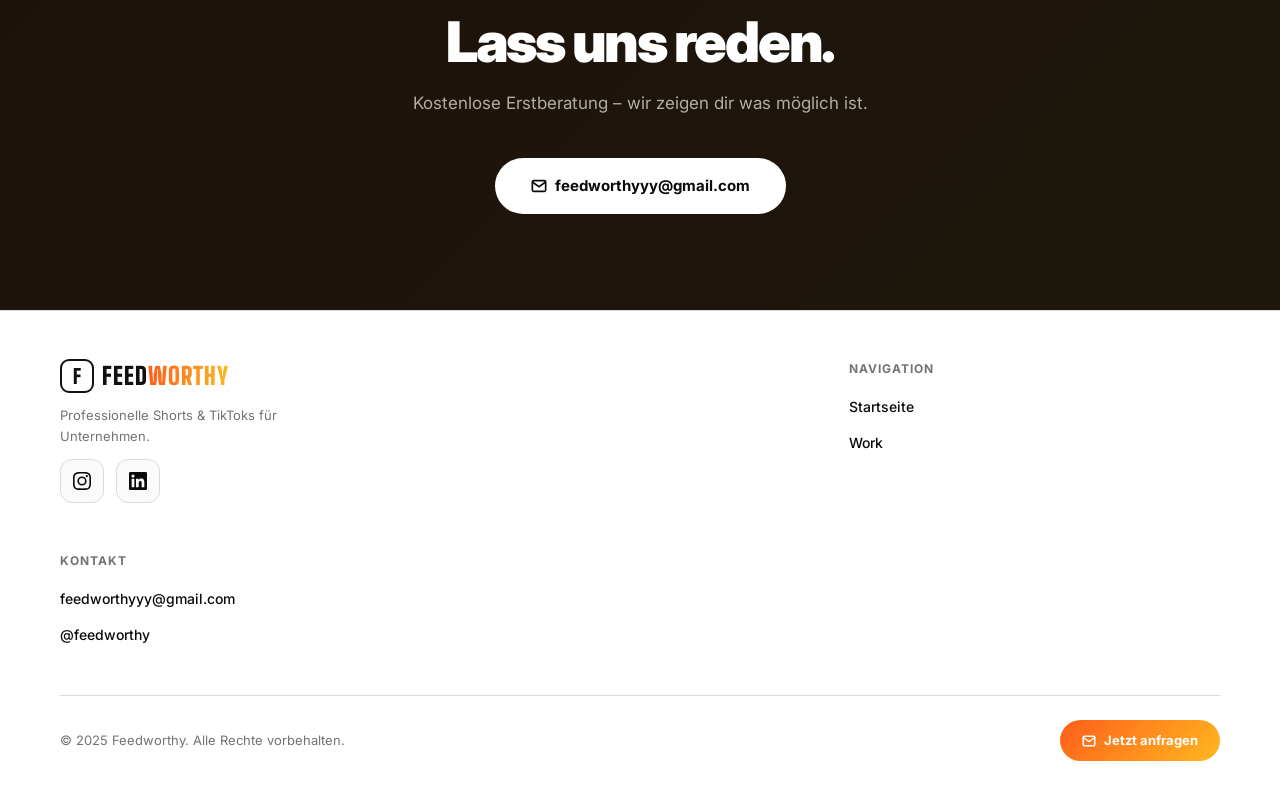
<file: clients/bella-boutique.html>
<!DOCTYPE html>
<html lang="de">
<head>
  <meta charset="UTF-8">
  <meta name="viewport" content="width=device-width, initial-scale=1.0">
  <title>Bella Boutique – Feedworthy</title>
  <link rel="stylesheet" href="../css/style.css">
</head>
<body>

  <nav class="nav">
    <div class="container nav__inner">
      <a href="../index.html" class="nav__logo">
        <div class="nav__logo-badge">F</div>
        <span class="nav__logo-wordmark">FEED<span>WORTHY</span></span>
      </a>
      <ul class="nav__links">
        <li><a href="../index.html">Start</a></li>
        <li><a href="../work.html" class="active">Work</a></li>
        <li><a href="../index.html#stats">Stats</a></li>
        <li><a href="../index.html#contact">Kontakt</a></li>
      </ul>
      <a href="mailto:feedworthyyy@gmail.com" class="nav__cta">Anfrage stellen</a>
      <button class="nav__hamburger" aria-label="Menü öffnen"><span></span><span></span><span></span></button>
    </div>
  </nav>

  <div class="nav__mobile">
    <a href="../index.html">Start</a>
    <a href="../work.html">Work</a>
    <a href="../index.html#contact">Kontakt</a>
    <a href="mailto:feedworthyyy@gmail.com" class="nav__cta">Anfrage stellen →</a>
  </div>

  <!-- ============ CLIENT HERO ============ -->
  <section class="client-hero">
    <div class="container">
      <a href="../work.html" class="client-hero__back">
        <svg viewBox="0 0 24 24" fill="none" stroke-width="2.5"><path d="M19 12H5M12 19l-7-7 7-7"/></svg>
        Alle Kunden
      </a>
      <div class="client-hero__inner">

        <!-- LEFT: Name + Testimonial -->
        <div class="client-hero__left">
          <div class="client-hero__head">
            <div class="client-hero__logo" style="background: linear-gradient(135deg, #f953c6, #b91d73); color: white; font-size: 11px;">BELLA<br>BOUTIQUE</div>
            <div class="client-hero__info">
              <h1 class="client-hero__name">Bella Boutique</h1>
              <p class="client-hero__category">Mode & Fashion · Bielefeld</p>
            </div>
          </div>
          <div class="testimonial-mini">
            <div class="testimonial-mini__stars">⭐⭐⭐⭐⭐</div>
            <p class="testimonial-mini__text">"Feedworthy hat unseren Instagram-Account komplett transformiert. Innerhalb von 3 Monaten haben wir unsere Follower verdoppelt und die Online-Verkäufe um 340% gesteigert. Die Reels sind einfach auf einem anderen Level."</p>
            <span class="testimonial-mini__author">— Laura Steinberg, Inhaberin Bella Boutique</span>
          </div>
        </div>

        <!-- RIGHT: Stats -->
        <div class="hero-stats-grid">
          <div class="hero-stat">
            <div class="hero-stat__icon">▶️</div>
            <div class="hero-stat__val">18.2M</div>
            <div class="hero-stat__lbl">Views</div>
          </div>
          <div class="hero-stat">
            <div class="hero-stat__icon">❤️</div>
            <div class="hero-stat__val">980K</div>
            <div class="hero-stat__lbl">Likes</div>
          </div>
          <div class="hero-stat">
            <div class="hero-stat__icon">📸</div>
            <div class="hero-stat__val">87.4K</div>
            <div class="hero-stat__lbl">IG Follower</div>
          </div>
          <div class="hero-stat">
            <div class="hero-stat__icon">🎵</div>
            <div class="hero-stat__val">124K</div>
            <div class="hero-stat__lbl">TikTok</div>
          </div>
          <div class="hero-stat">
            <div class="hero-stat__icon">💬</div>
            <div class="hero-stat__val">24K</div>
            <div class="hero-stat__lbl">Kommentare</div>
          </div>
          <div class="hero-stat">
            <div class="hero-stat__icon">↗️</div>
            <div class="hero-stat__val">156K</div>
            <div class="hero-stat__lbl">Shares</div>
          </div>
        </div>

      </div>
    </div>
  </section>

  <!-- ============ VIDEOS ============ -->
  <section class="videos-section">
    <div class="container">
      <div class="section-header reveal">
        <p class="section-label">Content Portfolio</p>
        <h2>Reels & <span class="gradient-text">TikToks</span></h2>
        <p>Ausgewählte Videos die wir für Bella Boutique produziert haben.</p>
      </div>
      <div class="videos-grid">

        <div class="video-embed-card reveal">
          <div class="video-embed-card__platform">
            <span class="platform-dot platform-dot--ig"></span>Instagram Reel
          </div>
          <div class="video-embed-card__embed">
            <!--
              INSTAGRAM EMBED ersetzen:
              <blockquote class="instagram-media" data-instgrm-permalink="https://www.instagram.com/reel/DEIN-ID/"></blockquote>
              <script async src="//www.instagram.com/embed.js"></script>
            -->
            <div class="video-placeholder">
              <div class="video-placeholder__play"><svg viewBox="0 0 24 24"><path d="M5 3l14 9-14 9V3z"/></svg></div>
              <span class="video-placeholder__label">Instagram Reel einbetten</span>
            </div>
          </div>
          <div class="video-embed-card__meta">
            <div class="video-meta-stats">
              <span class="video-meta-stat video-meta-stat--likes">
                <svg viewBox="0 0 24 24"><path d="M20.84 4.61a5.5 5.5 0 0 0-7.78 0L12 5.67l-1.06-1.06a5.5 5.5 0 0 0-7.78 7.78l1.06 1.06L12 21.23l7.78-7.78 1.06-1.06a5.5 5.5 0 0 0 0-7.78z"/></svg>
                248K Likes
              </span>
              <span class="video-meta-stat">
                <svg viewBox="0 0 24 24" fill="none" stroke-width="2"><path d="M1 12s4-8 11-8 11 8 11 8-4 8-11 8-11-8-11-8z"/><circle cx="12" cy="12" r="3"/></svg>
                4.2M Views
              </span>
            </div>
          </div>
        </div>

        <div class="video-embed-card reveal">
          <div class="video-embed-card__platform">
            <span class="platform-dot platform-dot--tt"></span>TikTok
          </div>
          <div class="video-embed-card__embed">
            <!--
              TIKTOK EMBED ersetzen:
              <blockquote class="tiktok-embed" cite="https://www.tiktok.com/@bella.boutique/video/ID" data-video-id="ID"></blockquote>
              <script async src="https://www.tiktok.com/embed.js"></script>
            -->
            <div class="video-placeholder" style="background: linear-gradient(135deg, #010101, #1a1a2e);">
              <div class="video-placeholder__play"><svg viewBox="0 0 24 24"><path d="M5 3l14 9-14 9V3z"/></svg></div>
              <span class="video-placeholder__label">TikTok einbetten</span>
            </div>
          </div>
          <div class="video-embed-card__meta">
            <div class="video-meta-stats">
              <span class="video-meta-stat video-meta-stat--likes">
                <svg viewBox="0 0 24 24"><path d="M20.84 4.61a5.5 5.5 0 0 0-7.78 0L12 5.67l-1.06-1.06a5.5 5.5 0 0 0-7.78 7.78l1.06 1.06L12 21.23l7.78-7.78 1.06-1.06a5.5 5.5 0 0 0 0-7.78z"/></svg>
                312K Likes
              </span>
              <span class="video-meta-stat">
                <svg viewBox="0 0 24 24" fill="none" stroke-width="2"><path d="M1 12s4-8 11-8 11 8 11 8-4 8-11 8-11-8-11-8z"/><circle cx="12" cy="12" r="3"/></svg>
                6.8M Views
              </span>
            </div>
          </div>
        </div>

        <div class="video-embed-card reveal">
          <div class="video-embed-card__platform">
            <span class="platform-dot platform-dot--ig"></span>Instagram Reel
          </div>
          <div class="video-embed-card__embed">
            <div class="video-placeholder" style="background: linear-gradient(135deg, #b91d73, #f953c6);">
              <div class="video-placeholder__play"><svg viewBox="0 0 24 24"><path d="M5 3l14 9-14 9V3z"/></svg></div>
              <span class="video-placeholder__label">Instagram Reel einbetten</span>
            </div>
          </div>
          <div class="video-embed-card__meta">
            <div class="video-meta-stats">
              <span class="video-meta-stat video-meta-stat--likes">
                <svg viewBox="0 0 24 24"><path d="M20.84 4.61a5.5 5.5 0 0 0-7.78 0L12 5.67l-1.06-1.06a5.5 5.5 0 0 0-7.78 7.78l1.06 1.06L12 21.23l7.78-7.78 1.06-1.06a5.5 5.5 0 0 0 0-7.78z"/></svg>
                189K Likes
              </span>
              <span class="video-meta-stat">
                <svg viewBox="0 0 24 24" fill="none" stroke-width="2"><path d="M1 12s4-8 11-8 11 8 11 8-4 8-11 8-11-8-11-8z"/><circle cx="12" cy="12" r="3"/></svg>
                3.9M Views
              </span>
            </div>
          </div>
        </div>

      </div>
    </div>
  </section>

  <!-- ============ CTA ============ -->
  <section class="cta-section">
    <div class="container cta-section__inner">
      <p class="section-label" style="color: rgba(255,255,255,0.5);">Ähnliche Ergebnisse für dein Business?</p>
      <h2>Lass uns reden.</h2>
      <p>Kostenlose Erstberatung – wir zeigen dir was möglich ist.</p>
      <a href="mailto:feedworthyyy@gmail.com" class="btn-primary">
        <svg width="16" height="16" viewBox="0 0 24 24" fill="none" stroke="currentColor" stroke-width="2.5"><path d="M4 4h16c1.1 0 2 .9 2 2v12c0 1.1-.9 2-2 2H4c-1.1 0-2-.9-2-2V6c0-1.1.9-2 2-2z"/><polyline points="22,6 12,13 2,6"/></svg>
        feedworthyyy@gmail.com
      </a>
    </div>
  </section>

  <!-- ============ FOOTER ============ -->
  <footer class="footer">
    <div class="container">
      <div class="footer__inner">
        <div class="footer__brand">
          <div class="footer__brand-name">
            <div class="nav__logo-badge">F</div>
            <span class="nav__logo-wordmark">FEED<span>WORTHY</span></span>
          </div>
          <p class="footer__brand-desc">Professionelle Shorts & TikToks für Unternehmen.</p>
          <div class="footer__social">
            <a href="https://instagram.com/feedworthy" target="_blank" rel="noopener" class="footer__social-link" aria-label="Instagram">
              <svg viewBox="0 0 24 24" fill="currentColor"><path d="M12 2.163c3.204 0 3.584.012 4.85.07 3.252.148 4.771 1.691 4.919 4.919.058 1.265.069 1.645.069 4.849 0 3.205-.012 3.584-.069 4.849-.149 3.225-1.664 4.771-4.919 4.919-1.266.058-1.644.07-4.85.07-3.204 0-3.584-.012-4.849-.07-3.26-.149-4.771-1.699-4.919-4.92-.058-1.265-.07-1.644-.07-4.849 0-3.204.013-3.583.07-4.849.149-3.227 1.664-4.771 4.919-4.919 1.266-.057 1.645-.069 4.849-.069zM12 0C8.741 0 8.333.014 7.053.072 2.695.272.273 2.69.073 7.052.014 8.333 0 8.741 0 12c0 3.259.014 3.668.072 4.948.2 4.358 2.618 6.78 6.98 6.98C8.333 23.986 8.741 24 12 24c3.259 0 3.668-.014 4.948-.072 4.354-.2 6.782-2.618 6.979-6.98.059-1.28.073-1.689.073-4.948 0-3.259-.014-3.667-.072-4.947-.196-4.354-2.617-6.78-6.979-6.98C15.668.014 15.259 0 12 0zm0 5.838a6.162 6.162 0 1 0 0 12.324 6.162 6.162 0 0 0 0-12.324zM12 16a4 4 0 1 1 0-8 4 4 0 0 1 0 8zm6.406-11.845a1.44 1.44 0 1 0 0 2.881 1.44 1.44 0 0 0 0-2.881z"/></svg>
            </a>
            <a href="https://linkedin.com/company/feedworthy" target="_blank" rel="noopener" class="footer__social-link" aria-label="LinkedIn">
              <svg viewBox="0 0 24 24" fill="currentColor"><path d="M20.447 20.452h-3.554v-5.569c0-1.328-.027-3.037-1.852-3.037-1.853 0-2.136 1.445-2.136 2.939v5.667H9.351V9h3.414v1.561h.046c.477-.9 1.637-1.85 3.37-1.85 3.601 0 4.267 2.37 4.267 5.455v6.286zM5.337 7.433a2.062 2.062 0 0 1-2.063-2.065 2.064 2.064 0 1 1 2.063 2.065zm1.782 13.019H3.555V9h3.564v11.452zM22.225 0H1.771C.792 0 0 .774 0 1.729v20.542C0 23.227.792 24 1.771 24h20.451C23.2 24 24 23.227 24 22.271V1.729C24 .774 23.2 0 22.222 0h.003z"/></svg>
            </a>
          </div>
        </div>
        <div class="footer__col">
          <h4>Navigation</h4>
          <ul class="footer__links">
            <li><a href="../index.html">Startseite</a></li>
            <li><a href="../work.html">Work</a></li>
          </ul>
        </div>
        <div class="footer__col">
          <h4>Kontakt</h4>
          <ul class="footer__links">
            <li><a href="mailto:feedworthyyy@gmail.com">feedworthyyy@gmail.com</a></li>
            <li><a href="https://instagram.com/feedworthy">@feedworthy</a></li>
          </ul>
        </div>
      </div>
      <div class="footer__bottom">
        <p>© 2025 Feedworthy. Alle Rechte vorbehalten.</p>
        <a href="mailto:feedworthyyy@gmail.com" class="footer__email-cta">
          <svg width="14" height="14" viewBox="0 0 24 24" fill="none" stroke="currentColor" stroke-width="2.5"><path d="M4 4h16c1.1 0 2 .9 2 2v12c0 1.1-.9 2-2 2H4c-1.1 0-2-.9-2-2V6c0-1.1.9-2 2-2z"/><polyline points="22,6 12,13 2,6"/></svg>
          Jetzt anfragen
        </a>
      </div>
    </div>
  </footer>

  <script src="../js/main.js"></script>
</body>
</html>
</file>
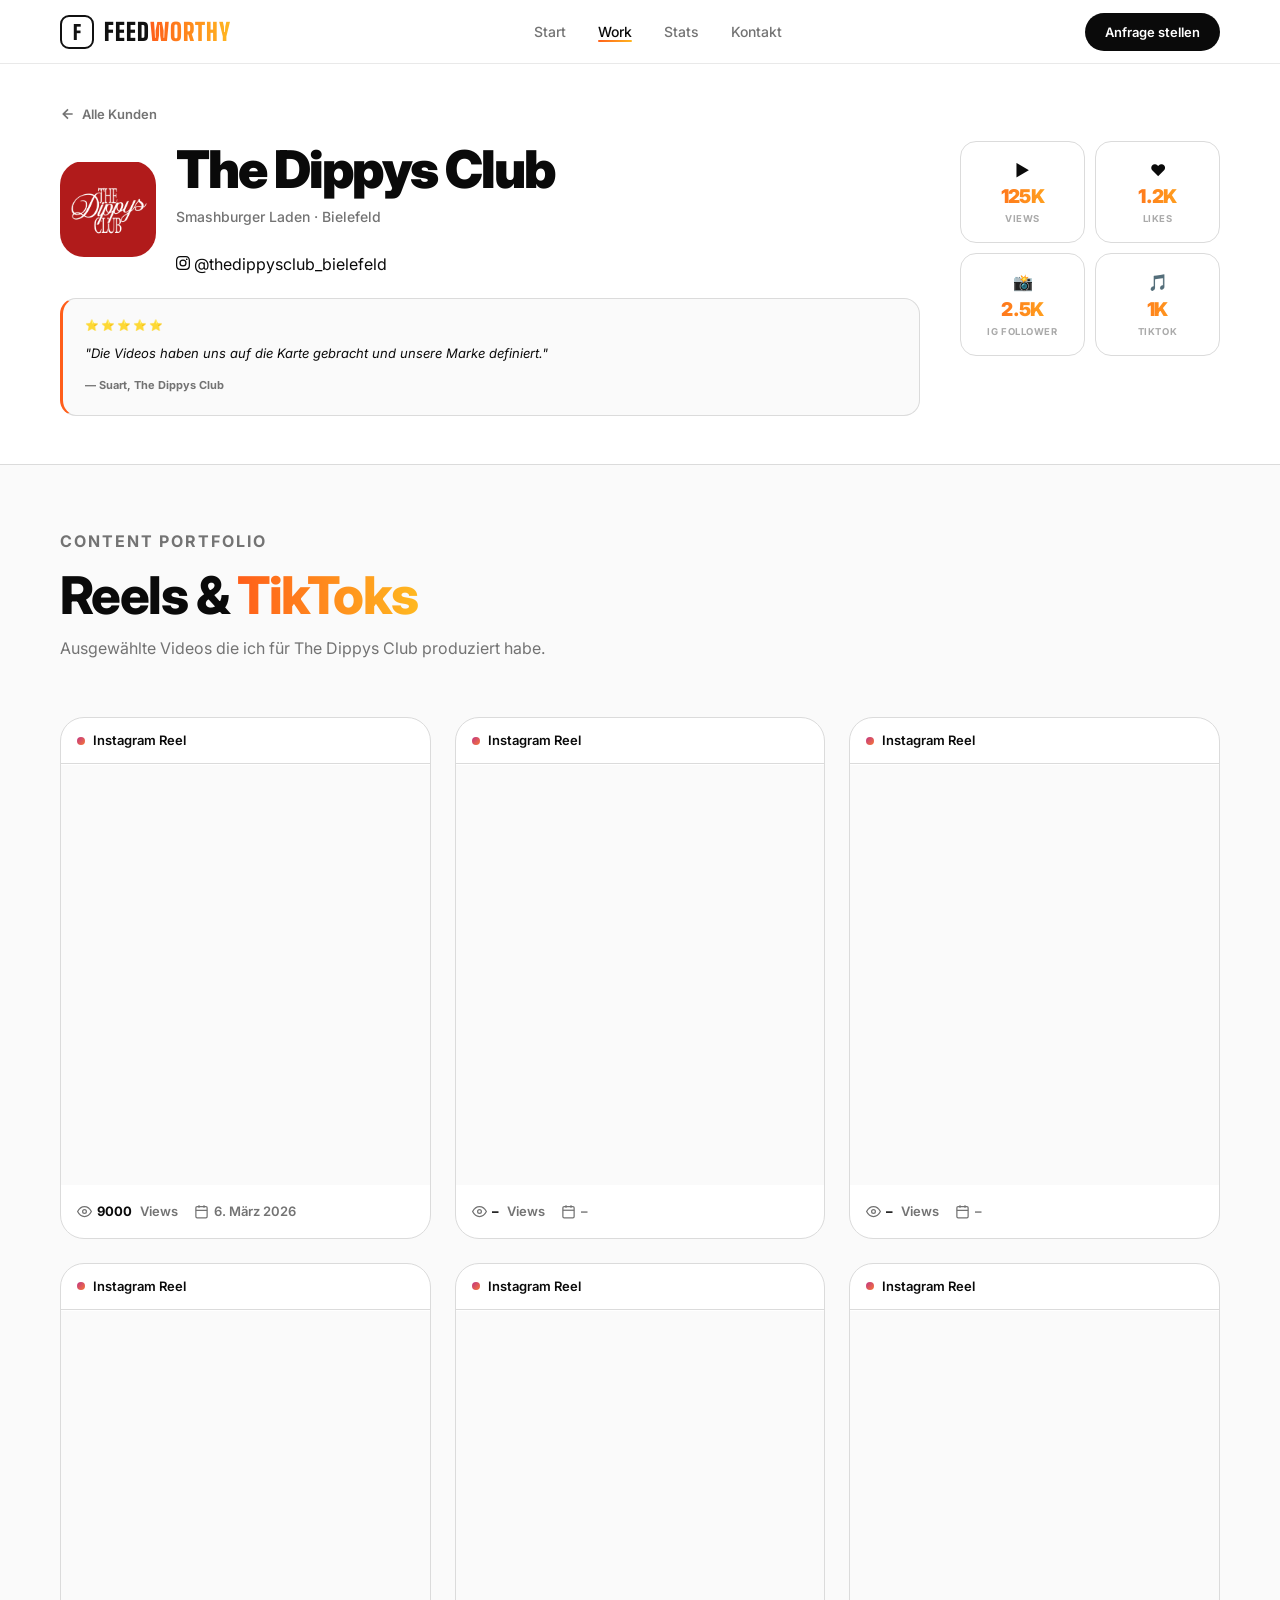
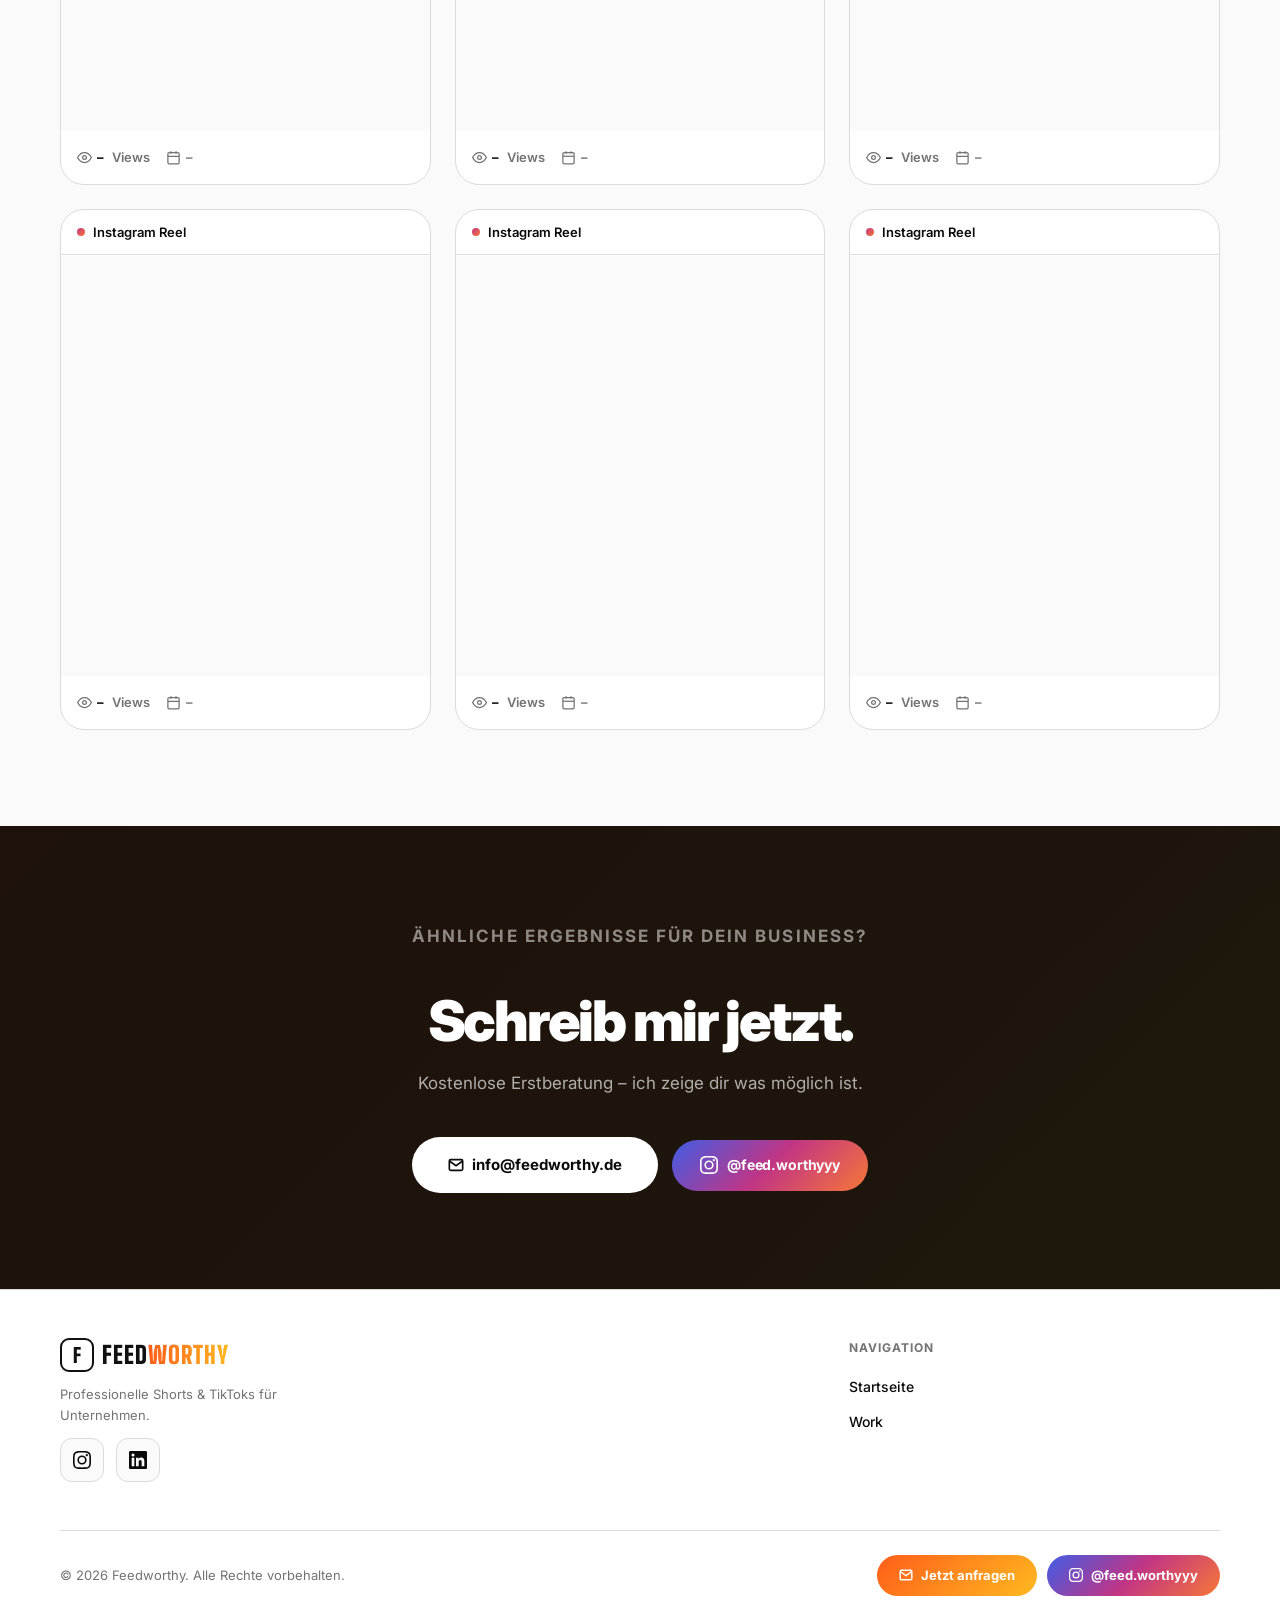
<file: clients/dippys-club.html>
<!DOCTYPE html>
<html lang="de">
<head>
  <meta charset="UTF-8">
  <meta name="viewport" content="width=device-width, initial-scale=1.0">
  <title>The Dippys Club – Feedworthy</title>
  <link rel="stylesheet" href="../css/style.css">
</head>
<body>

  <nav class="nav">
    <div class="container nav__inner">
      <a href="../index.html" class="nav__logo">
        <div class="nav__logo-badge">F</div>
        <span class="nav__logo-wordmark">FEED<span>WORTHY</span></span>
      </a>
      <ul class="nav__links">
        <li><a href="../index.html">Start</a></li>
        <li><a href="../work.html" class="active">Work</a></li>
        <li><a href="../index.html#stats">Stats</a></li>
        <li><a href="../index.html#contact">Kontakt</a></li>
      </ul>
      <a href="mailto:info@feedworthy.de" class="nav__cta">Anfrage stellen</a>
      <button class="nav__hamburger" aria-label="Menü öffnen"><span></span><span></span><span></span></button>
    </div>
  </nav>

  <div class="nav__mobile">
    <a href="../index.html">Start</a>
    <a href="../work.html">Work</a>
    <a href="../index.html#contact">Kontakt</a>
    <a href="mailto:info@feedworthy.de" class="nav__cta">Anfrage stellen →</a>
  </div>

  <!-- ============ CLIENT HERO ============ -->
  <section class="client-hero">
    <div class="container">
      <a href="../work.html" class="client-hero__back">
        <svg viewBox="0 0 24 24" fill="none" stroke-width="2.5"><path d="M19 12H5M12 19l-7-7 7-7"/></svg>
        Alle Kunden
      </a>
      <div class="client-hero__inner">

        <!-- LEFT: Name + Testimonial -->
        <div class="client-hero__left">
          <div class="client-hero__head">
            <img src="../images/Dippys-Logo-RZ%202.png" alt="The Dippys Club" class="client-hero__logo-img">
            <div class="client-hero__info">
              <h1 class="client-hero__name">The Dippys Club</h1>
              <p class="client-hero__category">Smashburger Laden · Bielefeld</p>
              <a href="https://www.instagram.com/thedippysclub_bielefeld/" target="_blank" rel="noopener" class="client-hero__ig-link">
                <svg width="14" height="14" viewBox="0 0 24 24" fill="currentColor"><path d="M12 2.163c3.204 0 3.584.012 4.85.07 3.252.148 4.771 1.691 4.919 4.919.058 1.265.069 1.645.069 4.849 0 3.205-.012 3.584-.069 4.849-.149 3.225-1.664 4.771-4.919 4.919-1.266.058-1.644.07-4.85.07-3.204 0-3.584-.012-4.849-.07-3.26-.149-4.771-1.699-4.919-4.92-.058-1.265-.07-1.644-.07-4.849 0-3.204.013-3.583.07-4.849.149-3.227 1.664-4.771 4.919-4.919 1.266-.057 1.645-.069 4.849-.069zM12 0C8.741 0 8.333.014 7.053.072 2.695.272.273 2.69.073 7.052.014 8.333 0 8.741 0 12c0 3.259.014 3.668.072 4.948.2 4.358 2.618 6.78 6.98 6.98C8.333 23.986 8.741 24 12 24c3.259 0 3.668-.014 4.948-.072 4.354-.2 6.782-2.618 6.979-6.98.059-1.28.073-1.689.073-4.948 0-3.259-.014-3.667-.072-4.947-.196-4.354-2.617-6.78-6.979-6.98C15.668.014 15.259 0 12 0zm0 5.838a6.162 6.162 0 1 0 0 12.324 6.162 6.162 0 0 0 0-12.324zM12 16a4 4 0 1 1 0-8 4 4 0 0 1 0 8zm6.406-11.845a1.44 1.44 0 1 0 0 2.881 1.44 1.44 0 0 0 0-2.881z"/></svg>
                @thedippysclub_bielefeld
              </a>
            </div>
          </div>
          <div class="testimonial-mini">
            <div class="testimonial-mini__stars">⭐⭐⭐⭐⭐</div>
            <p class="testimonial-mini__text">"Die Videos haben uns auf die Karte gebracht und unsere Marke definiert."</p>
            <span class="testimonial-mini__author">— Suart, The Dippys Club</span>
          </div>
        </div>

        <!-- RIGHT: Stats -->
        <div class="hero-stats-grid">
          <div class="hero-stat">
            <div class="hero-stat__icon">▶️</div>
            <div class="hero-stat__val">125K</div>
            <div class="hero-stat__lbl">Views</div>
          </div>
          <div class="hero-stat">
            <div class="hero-stat__icon">❤️</div>
            <div class="hero-stat__val">1.2K</div>
            <div class="hero-stat__lbl">Likes</div>
          </div>
          <div class="hero-stat">
            <div class="hero-stat__icon">📸</div>
            <div class="hero-stat__val">2.5K</div>
            <div class="hero-stat__lbl">IG Follower</div>
          </div>
          <div class="hero-stat">
            <div class="hero-stat__icon">🎵</div>
            <div class="hero-stat__val">1K</div>
            <div class="hero-stat__lbl">TikTok</div>
          </div>
        </div>

      </div>
    </div>
  </section>

  <!-- ============ VIDEOS ============ -->
  <section class="videos-section">
    <div class="container">
      <div class="section-header reveal">
        <p class="section-label">Content Portfolio</p>
        <h2>Reels & <span class="gradient-text">TikToks</span></h2>
        <p>Ausgewählte Videos die ich für The Dippys Club produziert habe.</p>
      </div>
      <div class="videos-grid">

        <div class="video-embed-card reveal">
          <div class="video-embed-card__platform">
            <span class="platform-dot platform-dot--ig"></span>Instagram Reel
          </div>
          <div class="video-embed-card__embed">
            <blockquote class="instagram-media" data-instgrm-captioned data-instgrm-permalink="https://www.instagram.com/reel/DVhW8r0gkGl/?utm_source=ig_embed&amp;utm_campaign=loading" data-instgrm-version="14" style="background:#FFF;border:0;border-radius:3px;box-shadow:0 0 1px 0 rgba(0,0,0,0.5),0 1px 10px 0 rgba(0,0,0,0.15);margin:1px;max-width:540px;min-width:326px;padding:0;width:99.375%;width:calc(100% - 2px);"></blockquote>
          </div>
          <div class="video-embed-card__meta">
            <div class="video-meta-stats">
              <span class="video-meta-stat">
                <svg viewBox="0 0 24 24" fill="none" stroke-width="2"><path d="M1 12s4-8 11-8 11 8 11 8-4 8-11 8-11-8-11-8z"/><circle cx="12" cy="12" r="3"/></svg>
                <strong>9000</strong>&nbsp;Views
              </span>
              <span class="video-meta-stat">
                <svg viewBox="0 0 24 24" fill="none" stroke-width="2"><rect x="3" y="4" width="18" height="18" rx="2" stroke="currentColor"/><line x1="16" y1="2" x2="16" y2="6" stroke="currentColor"/><line x1="8" y1="2" x2="8" y2="6" stroke="currentColor"/><line x1="3" y1="10" x2="21" y2="10" stroke="currentColor"/></svg>
                6. März 2026
              </span>
            </div>
          </div>
        </div>

        <div class="video-embed-card reveal">
          <div class="video-embed-card__platform">
            <span class="platform-dot platform-dot--ig"></span>Instagram Reel
          </div>
          <div class="video-embed-card__embed">
            <blockquote class="instagram-media" data-instgrm-captioned data-instgrm-permalink="https://www.instagram.com/reel/DVMAAe1AmQv/?utm_source=ig_embed&amp;utm_campaign=loading" data-instgrm-version="14" style="background:#FFF;border:0;border-radius:3px;box-shadow:0 0 1px 0 rgba(0,0,0,0.5),0 1px 10px 0 rgba(0,0,0,0.15);margin:1px;max-width:540px;min-width:326px;padding:0;width:99.375%;width:calc(100% - 2px);"></blockquote>
          </div>
          <div class="video-embed-card__meta">
            <div class="video-meta-stats">
              <span class="video-meta-stat">
                <svg viewBox="0 0 24 24" fill="none" stroke-width="2"><path d="M1 12s4-8 11-8 11 8 11 8-4 8-11 8-11-8-11-8z"/><circle cx="12" cy="12" r="3"/></svg>
                <strong>–</strong>&nbsp;Views
              </span>
              <span class="video-meta-stat">
                <svg viewBox="0 0 24 24" fill="none" stroke-width="2"><rect x="3" y="4" width="18" height="18" rx="2" stroke="currentColor"/><line x1="16" y1="2" x2="16" y2="6" stroke="currentColor"/><line x1="8" y1="2" x2="8" y2="6" stroke="currentColor"/><line x1="3" y1="10" x2="21" y2="10" stroke="currentColor"/></svg>
                –
              </span>
            </div>
          </div>
        </div>

        <div class="video-embed-card reveal">
          <div class="video-embed-card__platform">
            <span class="platform-dot platform-dot--ig"></span>Instagram Reel
          </div>
          <div class="video-embed-card__embed">
            <blockquote class="instagram-media" data-instgrm-captioned data-instgrm-permalink="https://www.instagram.com/reel/DVKHn_GAgae/?utm_source=ig_embed&amp;utm_campaign=loading" data-instgrm-version="14" style="background:#FFF;border:0;border-radius:3px;box-shadow:0 0 1px 0 rgba(0,0,0,0.5),0 1px 10px 0 rgba(0,0,0,0.15);margin:1px;max-width:540px;min-width:326px;padding:0;width:99.375%;width:calc(100% - 2px);"></blockquote>
          </div>
          <div class="video-embed-card__meta">
            <div class="video-meta-stats">
              <span class="video-meta-stat">
                <svg viewBox="0 0 24 24" fill="none" stroke-width="2"><path d="M1 12s4-8 11-8 11 8 11 8-4 8-11 8-11-8-11-8z"/><circle cx="12" cy="12" r="3"/></svg>
                <strong>–</strong>&nbsp;Views
              </span>
              <span class="video-meta-stat">
                <svg viewBox="0 0 24 24" fill="none" stroke-width="2"><rect x="3" y="4" width="18" height="18" rx="2" stroke="currentColor"/><line x1="16" y1="2" x2="16" y2="6" stroke="currentColor"/><line x1="8" y1="2" x2="8" y2="6" stroke="currentColor"/><line x1="3" y1="10" x2="21" y2="10" stroke="currentColor"/></svg>
                –
              </span>
            </div>
          </div>
        </div>

        <div class="video-embed-card reveal">
          <div class="video-embed-card__platform">
            <span class="platform-dot platform-dot--ig"></span>Instagram Reel
          </div>
          <div class="video-embed-card__embed">
            <blockquote class="instagram-media" data-instgrm-captioned data-instgrm-permalink="https://www.instagram.com/reel/DVECiWUAofc/?utm_source=ig_embed&amp;utm_campaign=loading" data-instgrm-version="14" style="background:#FFF;border:0;border-radius:3px;box-shadow:0 0 1px 0 rgba(0,0,0,0.5),0 1px 10px 0 rgba(0,0,0,0.15);margin:1px;max-width:540px;min-width:326px;padding:0;width:99.375%;width:calc(100% - 2px);"></blockquote>
          </div>
          <div class="video-embed-card__meta">
            <div class="video-meta-stats">
              <span class="video-meta-stat">
                <svg viewBox="0 0 24 24" fill="none" stroke-width="2"><path d="M1 12s4-8 11-8 11 8 11 8-4 8-11 8-11-8-11-8z"/><circle cx="12" cy="12" r="3"/></svg>
                <strong>–</strong>&nbsp;Views
              </span>
              <span class="video-meta-stat">
                <svg viewBox="0 0 24 24" fill="none" stroke-width="2"><rect x="3" y="4" width="18" height="18" rx="2" stroke="currentColor"/><line x1="16" y1="2" x2="16" y2="6" stroke="currentColor"/><line x1="8" y1="2" x2="8" y2="6" stroke="currentColor"/><line x1="3" y1="10" x2="21" y2="10" stroke="currentColor"/></svg>
                –
              </span>
            </div>
          </div>
        </div>

        <div class="video-embed-card reveal">
          <div class="video-embed-card__platform">
            <span class="platform-dot platform-dot--ig"></span>Instagram Reel
          </div>
          <div class="video-embed-card__embed">
            <blockquote class="instagram-media" data-instgrm-captioned data-instgrm-permalink="https://www.instagram.com/reel/DU8xSsaABAA/?utm_source=ig_embed&amp;utm_campaign=loading" data-instgrm-version="14" style="background:#FFF;border:0;border-radius:3px;box-shadow:0 0 1px 0 rgba(0,0,0,0.5),0 1px 10px 0 rgba(0,0,0,0.15);margin:1px;max-width:540px;min-width:326px;padding:0;width:99.375%;width:calc(100% - 2px);"></blockquote>
          </div>
          <div class="video-embed-card__meta">
            <div class="video-meta-stats">
              <span class="video-meta-stat">
                <svg viewBox="0 0 24 24" fill="none" stroke-width="2"><path d="M1 12s4-8 11-8 11 8 11 8-4 8-11 8-11-8-11-8z"/><circle cx="12" cy="12" r="3"/></svg>
                <strong>–</strong>&nbsp;Views
              </span>
              <span class="video-meta-stat">
                <svg viewBox="0 0 24 24" fill="none" stroke-width="2"><rect x="3" y="4" width="18" height="18" rx="2" stroke="currentColor"/><line x1="16" y1="2" x2="16" y2="6" stroke="currentColor"/><line x1="8" y1="2" x2="8" y2="6" stroke="currentColor"/><line x1="3" y1="10" x2="21" y2="10" stroke="currentColor"/></svg>
                –
              </span>
            </div>
          </div>
        </div>

        <div class="video-embed-card reveal">
          <div class="video-embed-card__platform">
            <span class="platform-dot platform-dot--ig"></span>Instagram Reel
          </div>
          <div class="video-embed-card__embed">
            <blockquote class="instagram-media" data-instgrm-captioned data-instgrm-permalink="https://www.instagram.com/reel/DU5nECNgo95/?utm_source=ig_embed&amp;utm_campaign=loading" data-instgrm-version="14" style="background:#FFF;border:0;border-radius:3px;box-shadow:0 0 1px 0 rgba(0,0,0,0.5),0 1px 10px 0 rgba(0,0,0,0.15);margin:1px;max-width:540px;min-width:326px;padding:0;width:99.375%;width:calc(100% - 2px);"></blockquote>
          </div>
          <div class="video-embed-card__meta">
            <div class="video-meta-stats">
              <span class="video-meta-stat">
                <svg viewBox="0 0 24 24" fill="none" stroke-width="2"><path d="M1 12s4-8 11-8 11 8 11 8-4 8-11 8-11-8-11-8z"/><circle cx="12" cy="12" r="3"/></svg>
                <strong>–</strong>&nbsp;Views
              </span>
              <span class="video-meta-stat">
                <svg viewBox="0 0 24 24" fill="none" stroke-width="2"><rect x="3" y="4" width="18" height="18" rx="2" stroke="currentColor"/><line x1="16" y1="2" x2="16" y2="6" stroke="currentColor"/><line x1="8" y1="2" x2="8" y2="6" stroke="currentColor"/><line x1="3" y1="10" x2="21" y2="10" stroke="currentColor"/></svg>
                –
              </span>
            </div>
          </div>
        </div>

        <div class="video-embed-card reveal">
          <div class="video-embed-card__platform">
            <span class="platform-dot platform-dot--ig"></span>Instagram Reel
          </div>
          <div class="video-embed-card__embed">
            <blockquote class="instagram-media" data-instgrm-captioned data-instgrm-permalink="https://www.instagram.com/reel/DU1CBILAD4-/?utm_source=ig_embed&amp;utm_campaign=loading" data-instgrm-version="14" style="background:#FFF;border:0;border-radius:3px;box-shadow:0 0 1px 0 rgba(0,0,0,0.5),0 1px 10px 0 rgba(0,0,0,0.15);margin:1px;max-width:540px;min-width:326px;padding:0;width:99.375%;width:calc(100% - 2px);"></blockquote>
          </div>
          <div class="video-embed-card__meta">
            <div class="video-meta-stats">
              <span class="video-meta-stat">
                <svg viewBox="0 0 24 24" fill="none" stroke-width="2"><path d="M1 12s4-8 11-8 11 8 11 8-4 8-11 8-11-8-11-8z"/><circle cx="12" cy="12" r="3"/></svg>
                <strong>–</strong>&nbsp;Views
              </span>
              <span class="video-meta-stat">
                <svg viewBox="0 0 24 24" fill="none" stroke-width="2"><rect x="3" y="4" width="18" height="18" rx="2" stroke="currentColor"/><line x1="16" y1="2" x2="16" y2="6" stroke="currentColor"/><line x1="8" y1="2" x2="8" y2="6" stroke="currentColor"/><line x1="3" y1="10" x2="21" y2="10" stroke="currentColor"/></svg>
                –
              </span>
            </div>
          </div>
        </div>

        <div class="video-embed-card reveal">
          <div class="video-embed-card__platform">
            <span class="platform-dot platform-dot--ig"></span>Instagram Reel
          </div>
          <div class="video-embed-card__embed">
            <blockquote class="instagram-media" data-instgrm-captioned data-instgrm-permalink="https://www.instagram.com/reel/DQ6jrC-DESP/?utm_source=ig_embed&amp;utm_campaign=loading" data-instgrm-version="14" style="background:#FFF;border:0;border-radius:3px;box-shadow:0 0 1px 0 rgba(0,0,0,0.5),0 1px 10px 0 rgba(0,0,0,0.15);margin:1px;max-width:540px;min-width:326px;padding:0;width:99.375%;width:calc(100% - 2px);"></blockquote>
          </div>
          <div class="video-embed-card__meta">
            <div class="video-meta-stats">
              <span class="video-meta-stat">
                <svg viewBox="0 0 24 24" fill="none" stroke-width="2"><path d="M1 12s4-8 11-8 11 8 11 8-4 8-11 8-11-8-11-8z"/><circle cx="12" cy="12" r="3"/></svg>
                <strong>–</strong>&nbsp;Views
              </span>
              <span class="video-meta-stat">
                <svg viewBox="0 0 24 24" fill="none" stroke-width="2"><rect x="3" y="4" width="18" height="18" rx="2" stroke="currentColor"/><line x1="16" y1="2" x2="16" y2="6" stroke="currentColor"/><line x1="8" y1="2" x2="8" y2="6" stroke="currentColor"/><line x1="3" y1="10" x2="21" y2="10" stroke="currentColor"/></svg>
                –
              </span>
            </div>
          </div>
        </div>

        <div class="video-embed-card reveal">
          <div class="video-embed-card__platform">
            <span class="platform-dot platform-dot--ig"></span>Instagram Reel
          </div>
          <div class="video-embed-card__embed">
            <blockquote class="instagram-media" data-instgrm-captioned data-instgrm-permalink="https://www.instagram.com/reel/DPjd0mADJ1V/?utm_source=ig_embed&amp;utm_campaign=loading" data-instgrm-version="14" style="background:#FFF;border:0;border-radius:3px;box-shadow:0 0 1px 0 rgba(0,0,0,0.5),0 1px 10px 0 rgba(0,0,0,0.15);margin:1px;max-width:540px;min-width:326px;padding:0;width:99.375%;width:calc(100% - 2px);"></blockquote>
          </div>
          <div class="video-embed-card__meta">
            <div class="video-meta-stats">
              <span class="video-meta-stat">
                <svg viewBox="0 0 24 24" fill="none" stroke-width="2"><path d="M1 12s4-8 11-8 11 8 11 8-4 8-11 8-11-8-11-8z"/><circle cx="12" cy="12" r="3"/></svg>
                <strong>–</strong>&nbsp;Views
              </span>
              <span class="video-meta-stat">
                <svg viewBox="0 0 24 24" fill="none" stroke-width="2"><rect x="3" y="4" width="18" height="18" rx="2" stroke="currentColor"/><line x1="16" y1="2" x2="16" y2="6" stroke="currentColor"/><line x1="8" y1="2" x2="8" y2="6" stroke="currentColor"/><line x1="3" y1="10" x2="21" y2="10" stroke="currentColor"/></svg>
                –
              </span>
            </div>
          </div>
        </div>

      </div>
    </div>
    <script async src="https://www.instagram.com/embed.js"></script>
    <script>
    (function() {
      var r = 0;
      function p() {
        if (window.instgrm && window.instgrm.Embeds) {
          window.instgrm.Embeds.process();
        } else if (r < 20) { r++; setTimeout(p, 400); }
      }
      setTimeout(p, 800);
      document.addEventListener('visibilitychange', function() {
        if (!document.hidden && window.instgrm) window.instgrm.Embeds.process();
      });
    })();
    </script>
  </section>

  <!-- ============ CTA ============ -->
  <section class="cta-section">
    <div class="container cta-section__inner">
      <p class="section-label" style="color: rgba(255,255,255,0.5);">Ähnliche Ergebnisse für dein Business?</p>
      <h2>Schreib mir jetzt.</h2>
      <p>Kostenlose Erstberatung – ich zeige dir was möglich ist.</p>
      <div class="cta-buttons">
        <a href="mailto:info@feedworthy.de" class="btn-primary">
          <svg width="16" height="16" viewBox="0 0 24 24" fill="none" stroke="currentColor" stroke-width="2.5"><path d="M4 4h16c1.1 0 2 .9 2 2v12c0 1.1-.9 2-2 2H4c-1.1 0-2-.9-2-2V6c0-1.1.9-2 2-2z"/><polyline points="22,6 12,13 2,6"/></svg>
          info@feedworthy.de
        </a>
        <a href="https://www.instagram.com/feed.worthyyy" target="_blank" rel="noopener" class="btn-ig">
          <svg width="18" height="18" viewBox="0 0 24 24" fill="currentColor"><path d="M12 2.163c3.204 0 3.584.012 4.85.07 3.252.148 4.771 1.691 4.919 4.919.058 1.265.069 1.645.069 4.849 0 3.205-.012 3.584-.069 4.849-.149 3.225-1.664 4.771-4.919 4.919-1.266.058-1.644.07-4.85.07-3.204 0-3.584-.012-4.849-.07-3.26-.149-4.771-1.699-4.919-4.92-.058-1.265-.07-1.644-.07-4.849 0-3.204.013-3.583.07-4.849.149-3.227 1.664-4.771 4.919-4.919 1.266-.057 1.645-.069 4.849-.069zM12 0C8.741 0 8.333.014 7.053.072 2.695.272.273 2.69.073 7.052.014 8.333 0 8.741 0 12c0 3.259.014 3.668.072 4.948.2 4.358 2.618 6.78 6.98 6.98C8.333 23.986 8.741 24 12 24c3.259 0 3.668-.014 4.948-.072 4.354-.2 6.782-2.618 6.979-6.98.059-1.28.073-1.689.073-4.948 0-3.259-.014-3.667-.072-4.947-.196-4.354-2.617-6.78-6.979-6.98C15.668.014 15.259 0 12 0zm0 5.838a6.162 6.162 0 1 0 0 12.324 6.162 6.162 0 0 0 0-12.324zM12 16a4 4 0 1 1 0-8 4 4 0 0 1 0 8zm6.406-11.845a1.44 1.44 0 1 0 0 2.881 1.44 1.44 0 0 0 0-2.881z"/></svg>
          @feed.worthyyy
        </a>
      </div>
    </div>
  </section>

  <!-- ============ FOOTER ============ -->
  <footer class="footer">
    <div class="container">
      <div class="footer__inner">
        <div class="footer__brand">
          <div class="footer__brand-name">
            <div class="nav__logo-badge">F</div>
            <span class="nav__logo-wordmark">FEED<span>WORTHY</span></span>
          </div>
          <p class="footer__brand-desc">Professionelle Shorts & TikToks für Unternehmen.</p>
          <div class="footer__social">
            <a href="https://www.instagram.com/feed.worthyyy" target="_blank" rel="noopener" class="footer__social-link" aria-label="Instagram">
              <svg viewBox="0 0 24 24" fill="currentColor"><path d="M12 2.163c3.204 0 3.584.012 4.85.07 3.252.148 4.771 1.691 4.919 4.919.058 1.265.069 1.645.069 4.849 0 3.205-.012 3.584-.069 4.849-.149 3.225-1.664 4.771-4.919 4.919-1.266.058-1.644.07-4.85.07-3.204 0-3.584-.012-4.849-.07-3.26-.149-4.771-1.699-4.919-4.92-.058-1.265-.07-1.644-.07-4.849 0-3.204.013-3.583.07-4.849.149-3.227 1.664-4.771 4.919-4.919 1.266-.057 1.645-.069 4.849-.069zM12 0C8.741 0 8.333.014 7.053.072 2.695.272.273 2.69.073 7.052.014 8.333 0 8.741 0 12c0 3.259.014 3.668.072 4.948.2 4.358 2.618 6.78 6.98 6.98C8.333 23.986 8.741 24 12 24c3.259 0 3.668-.014 4.948-.072 4.354-.2 6.782-2.618 6.979-6.98.059-1.28.073-1.689.073-4.948 0-3.259-.014-3.667-.072-4.947-.196-4.354-2.617-6.78-6.979-6.98C15.668.014 15.259 0 12 0zm0 5.838a6.162 6.162 0 1 0 0 12.324 6.162 6.162 0 0 0 0-12.324zM12 16a4 4 0 1 1 0-8 4 4 0 0 1 0 8zm6.406-11.845a1.44 1.44 0 1 0 0 2.881 1.44 1.44 0 0 0 0-2.881z"/></svg>
            </a>
            <a href="https://linkedin.com/company/feedworthy" target="_blank" rel="noopener" class="footer__social-link" aria-label="LinkedIn">
              <svg viewBox="0 0 24 24" fill="currentColor"><path d="M20.447 20.452h-3.554v-5.569c0-1.328-.027-3.037-1.852-3.037-1.853 0-2.136 1.445-2.136 2.939v5.667H9.351V9h3.414v1.561h.046c.477-.9 1.637-1.85 3.37-1.85 3.601 0 4.267 2.37 4.267 5.455v6.286zM5.337 7.433a2.062 2.062 0 0 1-2.063-2.065 2.064 2.064 0 1 1 2.063 2.065zm1.782 13.019H3.555V9h3.564v11.452zM22.225 0H1.771C.792 0 0 .774 0 1.729v20.542C0 23.227.792 24 1.771 24h20.451C23.2 24 24 23.227 24 22.271V1.729C24 .774 23.2 0 22.222 0h.003z"/></svg>
            </a>
          </div>
        </div>
        <div class="footer__col">
          <h4>Navigation</h4>
          <ul class="footer__links">
            <li><a href="../index.html">Startseite</a></li>
            <li><a href="../work.html">Work</a></li>
          </ul>
        </div>
      </div>
      <div class="footer__bottom">
        <p>© 2026 Feedworthy. Alle Rechte vorbehalten.</p>
        <div class="footer__bottom-ctas">
          <a href="mailto:info@feedworthy.de" class="footer__email-cta">
            <svg width="14" height="14" viewBox="0 0 24 24" fill="none" stroke="currentColor" stroke-width="2.5"><path d="M4 4h16c1.1 0 2 .9 2 2v12c0 1.1-.9 2-2 2H4c-1.1 0-2-.9-2-2V6c0-1.1.9-2 2-2z"/><polyline points="22,6 12,13 2,6"/></svg>
            Jetzt anfragen
          </a>
          <a href="https://www.instagram.com/feed.worthyyy" target="_blank" rel="noopener" class="footer__ig-cta">
            <svg width="14" height="14" viewBox="0 0 24 24" fill="currentColor"><path d="M12 2.163c3.204 0 3.584.012 4.85.07 3.252.148 4.771 1.691 4.919 4.919.058 1.265.069 1.645.069 4.849 0 3.205-.012 3.584-.069 4.849-.149 3.225-1.664 4.771-4.919 4.919-1.266.058-1.644.07-4.85.07-3.204 0-3.584-.012-4.849-.07-3.26-.149-4.771-1.699-4.919-4.92-.058-1.265-.07-1.644-.07-4.849 0-3.204.013-3.583.07-4.849.149-3.227 1.664-4.771 4.919-4.919 1.266-.057 1.645-.069 4.849-.069zM12 0C8.741 0 8.333.014 7.053.072 2.695.272.273 2.69.073 7.052.014 8.333 0 8.741 0 12c0 3.259.014 3.668.072 4.948.2 4.358 2.618 6.78 6.98 6.98C8.333 23.986 8.741 24 12 24c3.259 0 3.668-.014 4.948-.072 4.354-.2 6.782-2.618 6.979-6.98.059-1.28.073-1.689.073-4.948 0-3.259-.014-3.667-.072-4.947-.196-4.354-2.617-6.78-6.979-6.98C15.668.014 15.259 0 12 0zm0 5.838a6.162 6.162 0 1 0 0 12.324 6.162 6.162 0 0 0 0-12.324zM12 16a4 4 0 1 1 0-8 4 4 0 0 1 0 8zm6.406-11.845a1.44 1.44 0 1 0 0 2.881 1.44 1.44 0 0 0 0-2.881z"/></svg>
            @feed.worthyyy
          </a>
        </div>
      </div>
    </div>
  </footer>

  <script src="../js/main.js"></script>
</body>
</html>
</file>
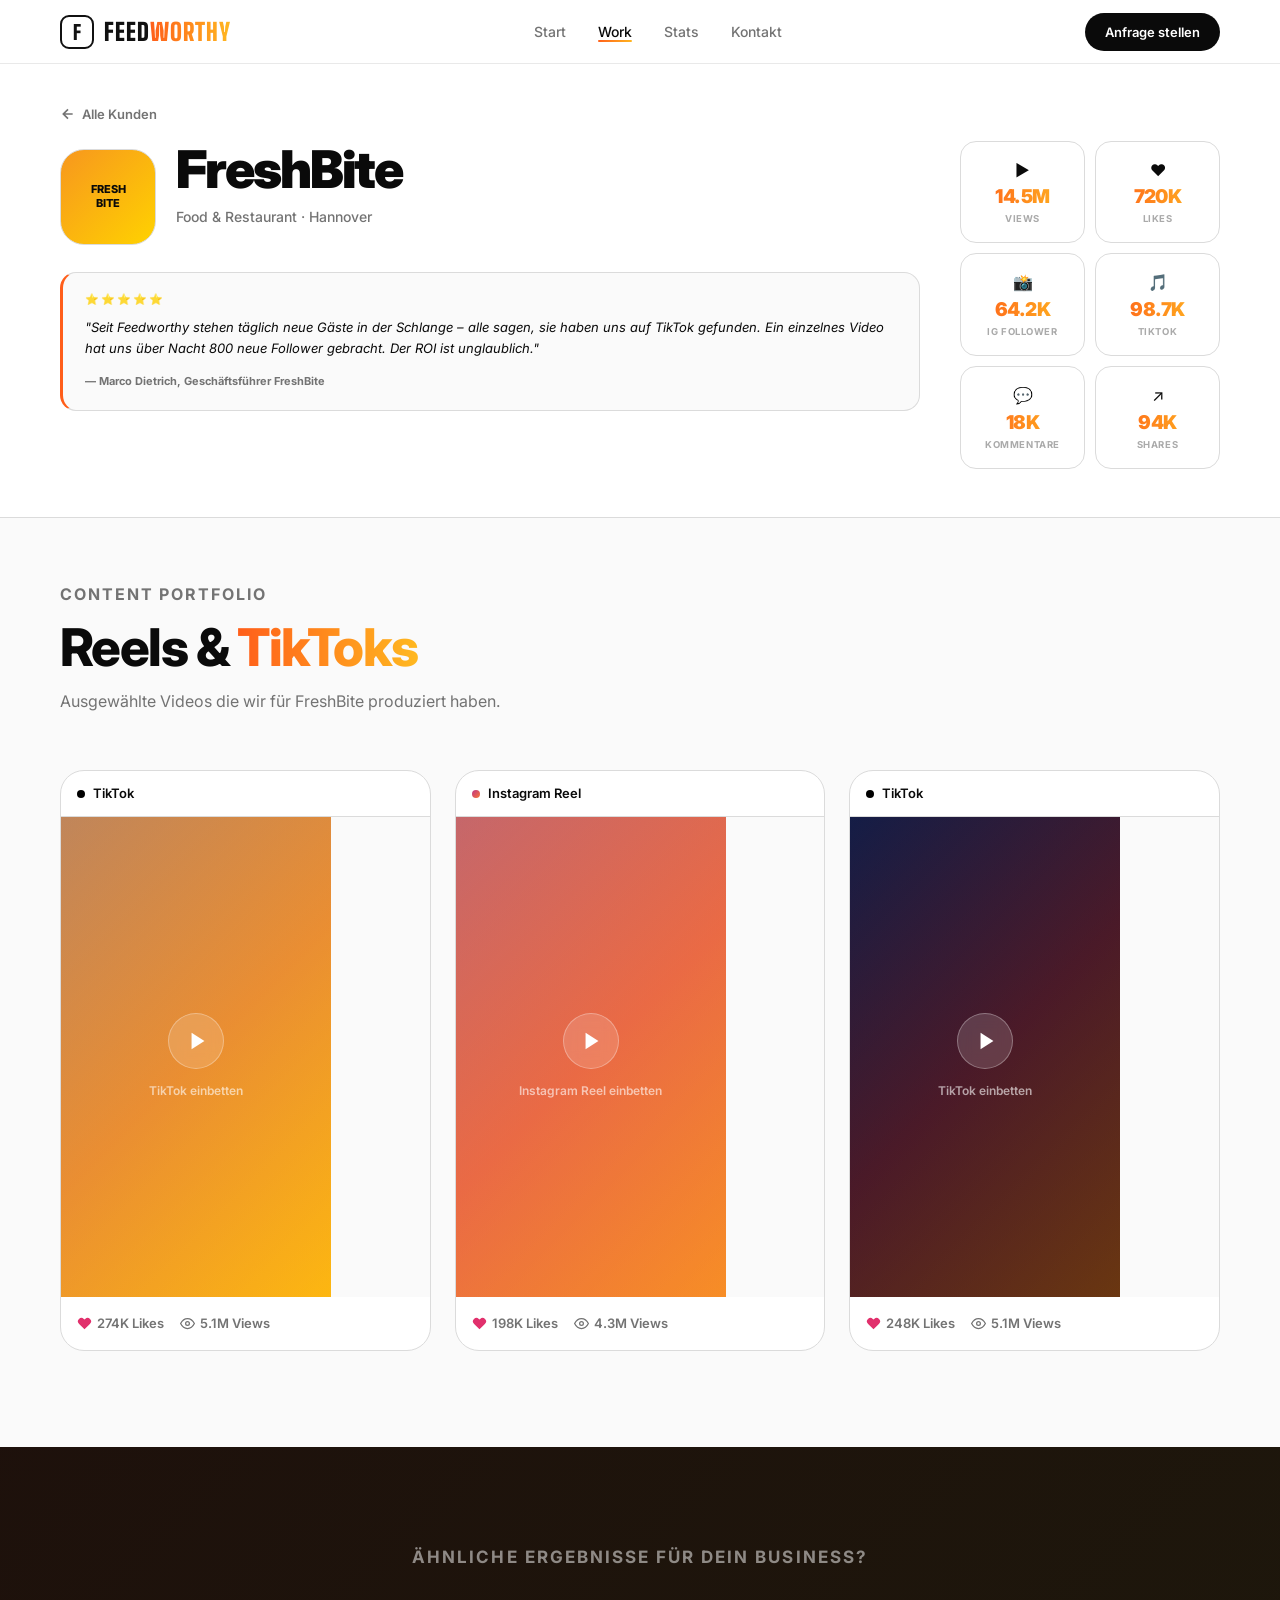
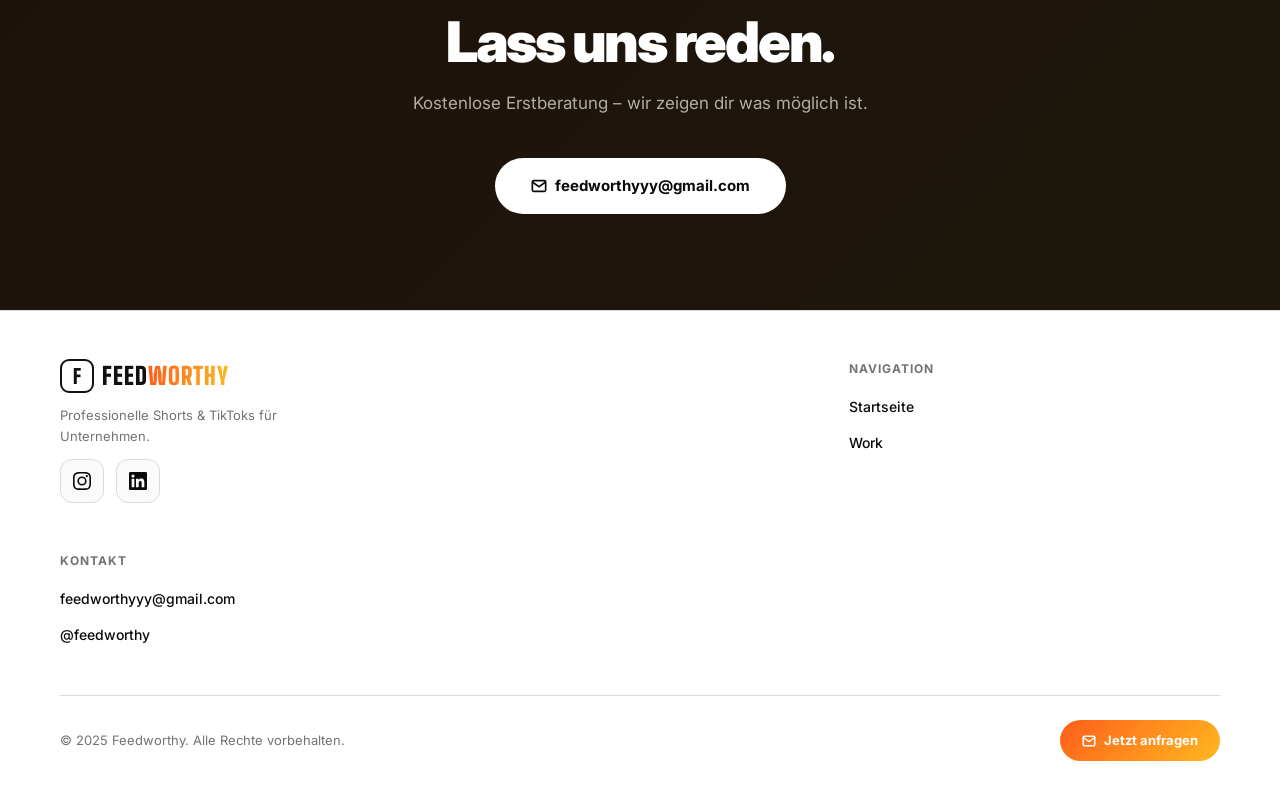
<file: clients/freshbite.html>
<!DOCTYPE html>
<html lang="de">
<head>
  <meta charset="UTF-8">
  <meta name="viewport" content="width=device-width, initial-scale=1.0">
  <title>FreshBite – Feedworthy</title>
  <link rel="stylesheet" href="../css/style.css">
</head>
<body>

  <nav class="nav">
    <div class="container nav__inner">
      <a href="../index.html" class="nav__logo">
        <div class="nav__logo-badge">F</div>
        <span class="nav__logo-wordmark">FEED<span>WORTHY</span></span>
      </a>
      <ul class="nav__links">
        <li><a href="../index.html">Start</a></li>
        <li><a href="../work.html" class="active">Work</a></li>
        <li><a href="../index.html#stats">Stats</a></li>
        <li><a href="../index.html#contact">Kontakt</a></li>
      </ul>
      <a href="mailto:feedworthyyy@gmail.com" class="nav__cta">Anfrage stellen</a>
      <button class="nav__hamburger" aria-label="Menü öffnen"><span></span><span></span><span></span></button>
    </div>
  </nav>

  <div class="nav__mobile">
    <a href="../index.html">Start</a>
    <a href="../work.html">Work</a>
    <a href="../index.html#contact">Kontakt</a>
    <a href="mailto:feedworthyyy@gmail.com" class="nav__cta">Anfrage stellen →</a>
  </div>

  <!-- CLIENT HERO -->
  <section class="client-hero">
    <div class="container">
      <a href="../work.html" class="client-hero__back">
        <svg viewBox="0 0 24 24" fill="none" stroke-width="2.5"><path d="M19 12H5M12 19l-7-7 7-7"/></svg>
        Alle Kunden
      </a>
      <div class="client-hero__inner">

        <div class="client-hero__left">
          <div class="client-hero__head">
            <div class="client-hero__logo" style="background: linear-gradient(135deg, #f7971e, #ffd200); color: #0a0a0a; font-size: 11px;">FRESH<br>BITE</div>
            <div class="client-hero__info">
              <h1 class="client-hero__name">FreshBite</h1>
              <p class="client-hero__category">Food & Restaurant · Hannover</p>
            </div>
          </div>
          <div class="testimonial-mini">
            <div class="testimonial-mini__stars">⭐⭐⭐⭐⭐</div>
            <p class="testimonial-mini__text">"Seit Feedworthy stehen täglich neue Gäste in der Schlange – alle sagen, sie haben uns auf TikTok gefunden. Ein einzelnes Video hat uns über Nacht 800 neue Follower gebracht. Der ROI ist unglaublich."</p>
            <span class="testimonial-mini__author">— Marco Dietrich, Geschäftsführer FreshBite</span>
          </div>
        </div>

        <div class="hero-stats-grid">
          <div class="hero-stat">
            <div class="hero-stat__icon">▶️</div>
            <div class="hero-stat__val">14.5M</div>
            <div class="hero-stat__lbl">Views</div>
          </div>
          <div class="hero-stat">
            <div class="hero-stat__icon">❤️</div>
            <div class="hero-stat__val">720K</div>
            <div class="hero-stat__lbl">Likes</div>
          </div>
          <div class="hero-stat">
            <div class="hero-stat__icon">📸</div>
            <div class="hero-stat__val">64.2K</div>
            <div class="hero-stat__lbl">IG Follower</div>
          </div>
          <div class="hero-stat">
            <div class="hero-stat__icon">🎵</div>
            <div class="hero-stat__val">98.7K</div>
            <div class="hero-stat__lbl">TikTok</div>
          </div>
          <div class="hero-stat">
            <div class="hero-stat__icon">💬</div>
            <div class="hero-stat__val">18K</div>
            <div class="hero-stat__lbl">Kommentare</div>
          </div>
          <div class="hero-stat">
            <div class="hero-stat__icon">↗️</div>
            <div class="hero-stat__val">94K</div>
            <div class="hero-stat__lbl">Shares</div>
          </div>
        </div>

      </div>
    </div>
  </section>

  <!-- VIDEOS -->
  <section class="videos-section">
    <div class="container">
      <div class="section-header reveal">
        <p class="section-label">Content Portfolio</p>
        <h2>Reels & <span class="gradient-text">TikToks</span></h2>
        <p>Ausgewählte Videos die wir für FreshBite produziert haben.</p>
      </div>
      <div class="videos-grid">

        <div class="video-embed-card reveal">
          <div class="video-embed-card__platform">
            <span class="platform-dot platform-dot--tt"></span>TikTok
          </div>
          <div class="video-embed-card__embed">
            <!--
              TIKTOK EMBED ersetzen:
              <blockquote class="tiktok-embed" cite="https://www.tiktok.com/@freshbite.hh/video/ID" data-video-id="ID"></blockquote>
              <script async src="https://www.tiktok.com/embed.js"></script>
            -->
            <div class="video-placeholder" style="background: linear-gradient(135deg, #f7971e, #ffd200);">
              <div class="video-placeholder__play"><svg viewBox="0 0 24 24"><path d="M5 3l14 9-14 9V3z"/></svg></div>
              <span class="video-placeholder__label">TikTok einbetten</span>
            </div>
          </div>
          <div class="video-embed-card__meta">
            <div class="video-meta-stats">
              <span class="video-meta-stat video-meta-stat--likes">
                <svg viewBox="0 0 24 24"><path d="M20.84 4.61a5.5 5.5 0 0 0-7.78 0L12 5.67l-1.06-1.06a5.5 5.5 0 0 0-7.78 7.78l1.06 1.06L12 21.23l7.78-7.78 1.06-1.06a5.5 5.5 0 0 0 0-7.78z"/></svg>
                274K Likes
              </span>
              <span class="video-meta-stat">
                <svg viewBox="0 0 24 24" fill="none" stroke-width="2"><path d="M1 12s4-8 11-8 11 8 11 8-4 8-11 8-11-8-11-8z"/><circle cx="12" cy="12" r="3"/></svg>
                5.1M Views
              </span>
            </div>
          </div>
        </div>

        <div class="video-embed-card reveal">
          <div class="video-embed-card__platform">
            <span class="platform-dot platform-dot--ig"></span>Instagram Reel
          </div>
          <div class="video-embed-card__embed">
            <!--
              INSTAGRAM EMBED ersetzen:
              <blockquote class="instagram-media" data-instgrm-permalink="https://www.instagram.com/reel/DEIN-ID/"></blockquote>
              <script async src="//www.instagram.com/embed.js"></script>
            -->
            <div class="video-placeholder" style="background: linear-gradient(135deg, #ff6b35, #f7971e);">
              <div class="video-placeholder__play"><svg viewBox="0 0 24 24"><path d="M5 3l14 9-14 9V3z"/></svg></div>
              <span class="video-placeholder__label">Instagram Reel einbetten</span>
            </div>
          </div>
          <div class="video-embed-card__meta">
            <div class="video-meta-stats">
              <span class="video-meta-stat video-meta-stat--likes">
                <svg viewBox="0 0 24 24"><path d="M20.84 4.61a5.5 5.5 0 0 0-7.78 0L12 5.67l-1.06-1.06a5.5 5.5 0 0 0-7.78 7.78l1.06 1.06L12 21.23l7.78-7.78 1.06-1.06a5.5 5.5 0 0 0 0-7.78z"/></svg>
                198K Likes
              </span>
              <span class="video-meta-stat">
                <svg viewBox="0 0 24 24" fill="none" stroke-width="2"><path d="M1 12s4-8 11-8 11 8 11 8-4 8-11 8-11-8-11-8z"/><circle cx="12" cy="12" r="3"/></svg>
                4.3M Views
              </span>
            </div>
          </div>
        </div>

        <div class="video-embed-card reveal">
          <div class="video-embed-card__platform">
            <span class="platform-dot platform-dot--tt"></span>TikTok
          </div>
          <div class="video-embed-card__embed">
            <div class="video-placeholder" style="background: linear-gradient(135deg, #010101, #2d1b00);">
              <div class="video-placeholder__play"><svg viewBox="0 0 24 24"><path d="M5 3l14 9-14 9V3z"/></svg></div>
              <span class="video-placeholder__label">TikTok einbetten</span>
            </div>
          </div>
          <div class="video-embed-card__meta">
            <div class="video-meta-stats">
              <span class="video-meta-stat video-meta-stat--likes">
                <svg viewBox="0 0 24 24"><path d="M20.84 4.61a5.5 5.5 0 0 0-7.78 0L12 5.67l-1.06-1.06a5.5 5.5 0 0 0-7.78 7.78l1.06 1.06L12 21.23l7.78-7.78 1.06-1.06a5.5 5.5 0 0 0 0-7.78z"/></svg>
                248K Likes
              </span>
              <span class="video-meta-stat">
                <svg viewBox="0 0 24 24" fill="none" stroke-width="2"><path d="M1 12s4-8 11-8 11 8 11 8-4 8-11 8-11-8-11-8z"/><circle cx="12" cy="12" r="3"/></svg>
                5.1M Views
              </span>
            </div>
          </div>
        </div>

      </div>
    </div>
  </section>

  <!-- CTA -->
  <section class="cta-section">
    <div class="container cta-section__inner">
      <p class="section-label" style="color: rgba(255,255,255,0.5);">Ähnliche Ergebnisse für dein Business?</p>
      <h2>Lass uns reden.</h2>
      <p>Kostenlose Erstberatung – wir zeigen dir was möglich ist.</p>
      <a href="mailto:feedworthyyy@gmail.com" class="btn-primary">
        <svg width="16" height="16" viewBox="0 0 24 24" fill="none" stroke="currentColor" stroke-width="2.5"><path d="M4 4h16c1.1 0 2 .9 2 2v12c0 1.1-.9 2-2 2H4c-1.1 0-2-.9-2-2V6c0-1.1.9-2 2-2z"/><polyline points="22,6 12,13 2,6"/></svg>
        feedworthyyy@gmail.com
      </a>
    </div>
  </section>

  <!-- FOOTER -->
  <footer class="footer">
    <div class="container">
      <div class="footer__inner">
        <div class="footer__brand">
          <div class="footer__brand-name">
            <div class="nav__logo-badge">F</div>
            <span class="nav__logo-wordmark">FEED<span>WORTHY</span></span>
          </div>
          <p class="footer__brand-desc">Professionelle Shorts & TikToks für Unternehmen.</p>
          <div class="footer__social">
            <a href="https://instagram.com/feedworthy" target="_blank" rel="noopener" class="footer__social-link" aria-label="Instagram">
              <svg viewBox="0 0 24 24" fill="currentColor"><path d="M12 2.163c3.204 0 3.584.012 4.85.07 3.252.148 4.771 1.691 4.919 4.919.058 1.265.069 1.645.069 4.849 0 3.205-.012 3.584-.069 4.849-.149 3.225-1.664 4.771-4.919 4.919-1.266.058-1.644.07-4.85.07-3.204 0-3.584-.012-4.849-.07-3.26-.149-4.771-1.699-4.919-4.92-.058-1.265-.07-1.644-.07-4.849 0-3.204.013-3.583.07-4.849.149-3.227 1.664-4.771 4.919-4.919 1.266-.057 1.645-.069 4.849-.069zM12 0C8.741 0 8.333.014 7.053.072 2.695.272.273 2.69.073 7.052.014 8.333 0 8.741 0 12c0 3.259.014 3.668.072 4.948.2 4.358 2.618 6.78 6.98 6.98C8.333 23.986 8.741 24 12 24c3.259 0 3.668-.014 4.948-.072 4.354-.2 6.782-2.618 6.979-6.98.059-1.28.073-1.689.073-4.948 0-3.259-.014-3.667-.072-4.947-.196-4.354-2.617-6.78-6.979-6.98C15.668.014 15.259 0 12 0zm0 5.838a6.162 6.162 0 1 0 0 12.324 6.162 6.162 0 0 0 0-12.324zM12 16a4 4 0 1 1 0-8 4 4 0 0 1 0 8zm6.406-11.845a1.44 1.44 0 1 0 0 2.881 1.44 1.44 0 0 0 0-2.881z"/></svg>
            </a>
            <a href="https://linkedin.com/company/feedworthy" target="_blank" rel="noopener" class="footer__social-link" aria-label="LinkedIn">
              <svg viewBox="0 0 24 24" fill="currentColor"><path d="M20.447 20.452h-3.554v-5.569c0-1.328-.027-3.037-1.852-3.037-1.853 0-2.136 1.445-2.136 2.939v5.667H9.351V9h3.414v1.561h.046c.477-.9 1.637-1.85 3.37-1.85 3.601 0 4.267 2.37 4.267 5.455v6.286zM5.337 7.433a2.062 2.062 0 0 1-2.063-2.065 2.064 2.064 0 1 1 2.063 2.065zm1.782 13.019H3.555V9h3.564v11.452zM22.225 0H1.771C.792 0 0 .774 0 1.729v20.542C0 23.227.792 24 1.771 24h20.451C23.2 24 24 23.227 24 22.271V1.729C24 .774 23.2 0 22.222 0h.003z"/></svg>
            </a>
          </div>
        </div>
        <div class="footer__col">
          <h4>Navigation</h4>
          <ul class="footer__links">
            <li><a href="../index.html">Startseite</a></li>
            <li><a href="../work.html">Work</a></li>
          </ul>
        </div>
        <div class="footer__col">
          <h4>Kontakt</h4>
          <ul class="footer__links">
            <li><a href="mailto:feedworthyyy@gmail.com">feedworthyyy@gmail.com</a></li>
            <li><a href="https://instagram.com/feedworthy">@feedworthy</a></li>
          </ul>
        </div>
      </div>
      <div class="footer__bottom">
        <p>© 2025 Feedworthy. Alle Rechte vorbehalten.</p>
        <a href="mailto:feedworthyyy@gmail.com" class="footer__email-cta">
          <svg width="14" height="14" viewBox="0 0 24 24" fill="none" stroke="currentColor" stroke-width="2.5"><path d="M4 4h16c1.1 0 2 .9 2 2v12c0 1.1-.9 2-2 2H4c-1.1 0-2-.9-2-2V6c0-1.1.9-2 2-2z"/><polyline points="22,6 12,13 2,6"/></svg>
          Jetzt anfragen
        </a>
      </div>
    </div>
  </footer>

  <script src="../js/main.js"></script>
</body>
</html>
</file>
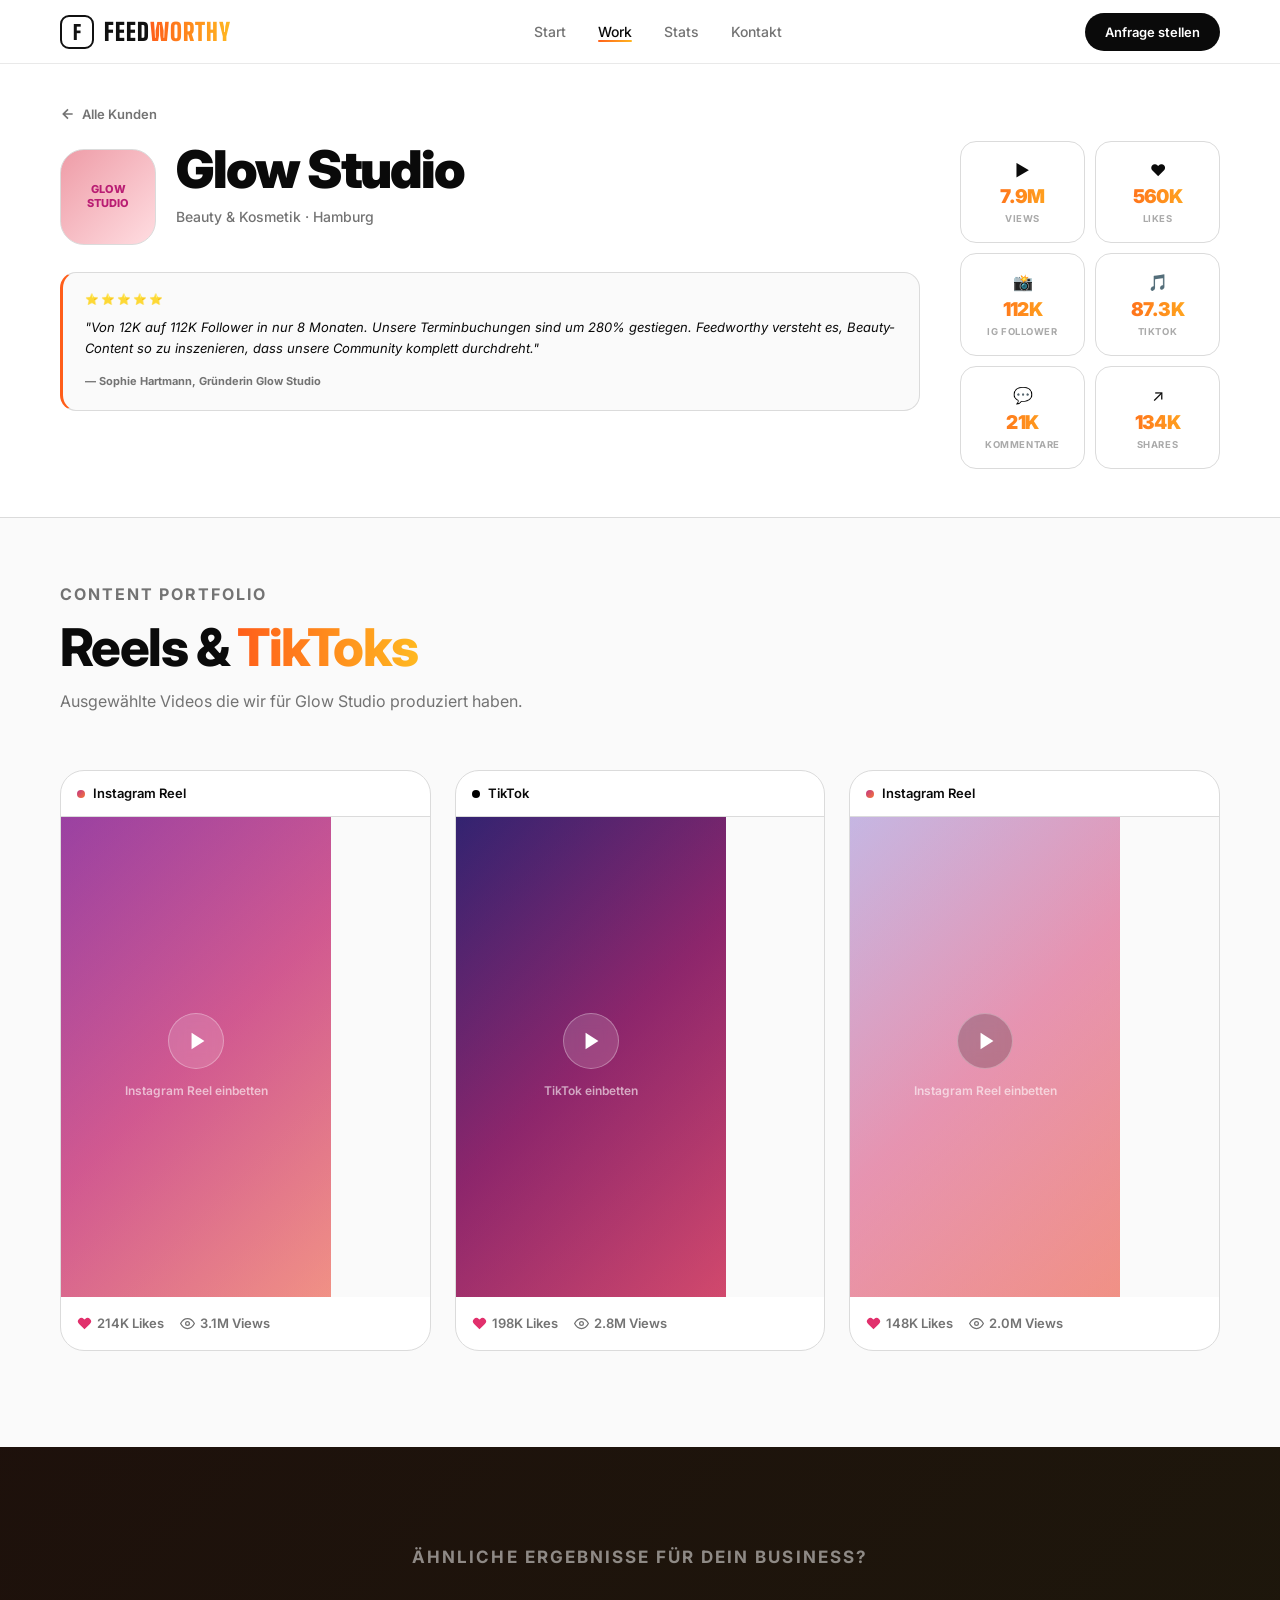
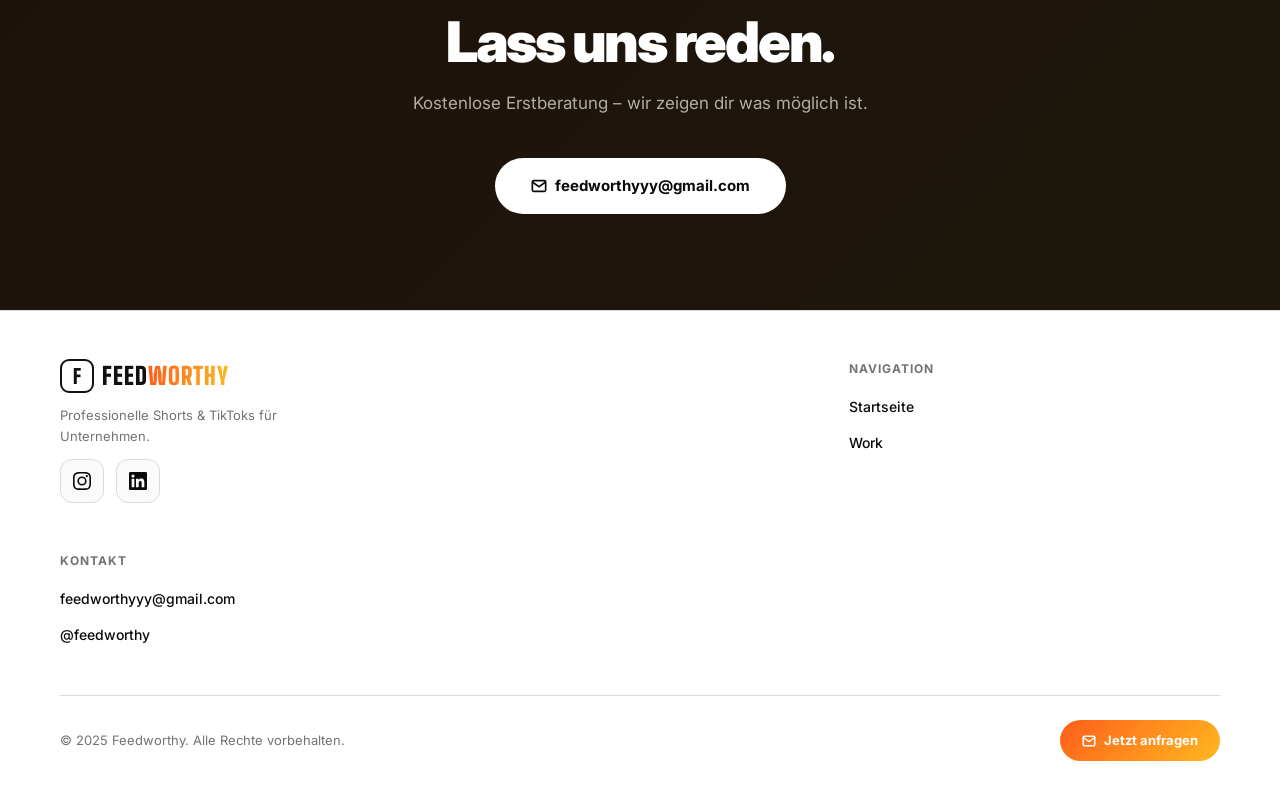
<file: clients/glow-studio.html>
<!DOCTYPE html>
<html lang="de">
<head>
  <meta charset="UTF-8">
  <meta name="viewport" content="width=device-width, initial-scale=1.0">
  <title>Glow Studio – Feedworthy</title>
  <link rel="stylesheet" href="../css/style.css">
</head>
<body>

  <nav class="nav">
    <div class="container nav__inner">
      <a href="../index.html" class="nav__logo">
        <div class="nav__logo-badge">F</div>
        <span class="nav__logo-wordmark">FEED<span>WORTHY</span></span>
      </a>
      <ul class="nav__links">
        <li><a href="../index.html">Start</a></li>
        <li><a href="../work.html" class="active">Work</a></li>
        <li><a href="../index.html#stats">Stats</a></li>
        <li><a href="../index.html#contact">Kontakt</a></li>
      </ul>
      <a href="mailto:feedworthyyy@gmail.com" class="nav__cta">Anfrage stellen</a>
      <button class="nav__hamburger" aria-label="Menü öffnen"><span></span><span></span><span></span></button>
    </div>
  </nav>

  <div class="nav__mobile">
    <a href="../index.html">Start</a>
    <a href="../work.html">Work</a>
    <a href="../index.html#contact">Kontakt</a>
    <a href="mailto:feedworthyyy@gmail.com" class="nav__cta">Anfrage stellen →</a>
  </div>

  <!-- CLIENT HERO -->
  <section class="client-hero">
    <div class="container">
      <a href="../work.html" class="client-hero__back">
        <svg viewBox="0 0 24 24" fill="none" stroke-width="2.5"><path d="M19 12H5M12 19l-7-7 7-7"/></svg>
        Alle Kunden
      </a>
      <div class="client-hero__inner">

        <div class="client-hero__left">
          <div class="client-hero__head">
            <div class="client-hero__logo" style="background: linear-gradient(135deg, #ee9ca7, #ffdde1); color: #b91d73; font-size: 11px;">GLOW<br>STUDIO</div>
            <div class="client-hero__info">
              <h1 class="client-hero__name">Glow Studio</h1>
              <p class="client-hero__category">Beauty & Kosmetik · Hamburg</p>
            </div>
          </div>
          <div class="testimonial-mini">
            <div class="testimonial-mini__stars">⭐⭐⭐⭐⭐</div>
            <p class="testimonial-mini__text">"Von 12K auf 112K Follower in nur 8 Monaten. Unsere Terminbuchungen sind um 280% gestiegen. Feedworthy versteht es, Beauty-Content so zu inszenieren, dass unsere Community komplett durchdreht."</p>
            <span class="testimonial-mini__author">— Sophie Hartmann, Gründerin Glow Studio</span>
          </div>
        </div>

        <div class="hero-stats-grid">
          <div class="hero-stat">
            <div class="hero-stat__icon">▶️</div>
            <div class="hero-stat__val">7.9M</div>
            <div class="hero-stat__lbl">Views</div>
          </div>
          <div class="hero-stat">
            <div class="hero-stat__icon">❤️</div>
            <div class="hero-stat__val">560K</div>
            <div class="hero-stat__lbl">Likes</div>
          </div>
          <div class="hero-stat">
            <div class="hero-stat__icon">📸</div>
            <div class="hero-stat__val">112K</div>
            <div class="hero-stat__lbl">IG Follower</div>
          </div>
          <div class="hero-stat">
            <div class="hero-stat__icon">🎵</div>
            <div class="hero-stat__val">87.3K</div>
            <div class="hero-stat__lbl">TikTok</div>
          </div>
          <div class="hero-stat">
            <div class="hero-stat__icon">💬</div>
            <div class="hero-stat__val">21K</div>
            <div class="hero-stat__lbl">Kommentare</div>
          </div>
          <div class="hero-stat">
            <div class="hero-stat__icon">↗️</div>
            <div class="hero-stat__val">134K</div>
            <div class="hero-stat__lbl">Shares</div>
          </div>
        </div>

      </div>
    </div>
  </section>

  <!-- VIDEOS -->
  <section class="videos-section">
    <div class="container">
      <div class="section-header reveal">
        <p class="section-label">Content Portfolio</p>
        <h2>Reels & <span class="gradient-text">TikToks</span></h2>
        <p>Ausgewählte Videos die wir für Glow Studio produziert haben.</p>
      </div>
      <div class="videos-grid">

        <div class="video-embed-card reveal">
          <div class="video-embed-card__platform">
            <span class="platform-dot platform-dot--ig"></span>Instagram Reel
          </div>
          <div class="video-embed-card__embed">
            <!--
              INSTAGRAM EMBED ersetzen:
              <blockquote class="instagram-media" data-instgrm-permalink="https://www.instagram.com/reel/DEIN-ID/"></blockquote>
              <script async src="//www.instagram.com/embed.js"></script>
            -->
            <div class="video-placeholder" style="background: linear-gradient(135deg, #C13584, #ee9ca7);">
              <div class="video-placeholder__play"><svg viewBox="0 0 24 24"><path d="M5 3l14 9-14 9V3z"/></svg></div>
              <span class="video-placeholder__label">Instagram Reel einbetten</span>
            </div>
          </div>
          <div class="video-embed-card__meta">
            <div class="video-meta-stats">
              <span class="video-meta-stat video-meta-stat--likes">
                <svg viewBox="0 0 24 24"><path d="M20.84 4.61a5.5 5.5 0 0 0-7.78 0L12 5.67l-1.06-1.06a5.5 5.5 0 0 0-7.78 7.78l1.06 1.06L12 21.23l7.78-7.78 1.06-1.06a5.5 5.5 0 0 0 0-7.78z"/></svg>
                214K Likes
              </span>
              <span class="video-meta-stat">
                <svg viewBox="0 0 24 24" fill="none" stroke-width="2"><path d="M1 12s4-8 11-8 11 8 11 8-4 8-11 8-11-8-11-8z"/><circle cx="12" cy="12" r="3"/></svg>
                3.1M Views
              </span>
            </div>
          </div>
        </div>

        <div class="video-embed-card reveal">
          <div class="video-embed-card__platform">
            <span class="platform-dot platform-dot--tt"></span>TikTok
          </div>
          <div class="video-embed-card__embed">
            <!--
              TIKTOK EMBED ersetzen:
              <blockquote class="tiktok-embed" cite="https://www.tiktok.com/@glowstudio.hh/video/ID" data-video-id="ID"></blockquote>
              <script async src="https://www.tiktok.com/embed.js"></script>
            -->
            <div class="video-placeholder" style="background: linear-gradient(135deg, #2d0a3e, #C13584);">
              <div class="video-placeholder__play"><svg viewBox="0 0 24 24"><path d="M5 3l14 9-14 9V3z"/></svg></div>
              <span class="video-placeholder__label">TikTok einbetten</span>
            </div>
          </div>
          <div class="video-embed-card__meta">
            <div class="video-meta-stats">
              <span class="video-meta-stat video-meta-stat--likes">
                <svg viewBox="0 0 24 24"><path d="M20.84 4.61a5.5 5.5 0 0 0-7.78 0L12 5.67l-1.06-1.06a5.5 5.5 0 0 0-7.78 7.78l1.06 1.06L12 21.23l7.78-7.78 1.06-1.06a5.5 5.5 0 0 0 0-7.78z"/></svg>
                198K Likes
              </span>
              <span class="video-meta-stat">
                <svg viewBox="0 0 24 24" fill="none" stroke-width="2"><path d="M1 12s4-8 11-8 11 8 11 8-4 8-11 8-11-8-11-8z"/><circle cx="12" cy="12" r="3"/></svg>
                2.8M Views
              </span>
            </div>
          </div>
        </div>

        <div class="video-embed-card reveal">
          <div class="video-embed-card__platform">
            <span class="platform-dot platform-dot--ig"></span>Instagram Reel
          </div>
          <div class="video-embed-card__embed">
            <div class="video-placeholder" style="background: linear-gradient(135deg, #ffdde1, #ee9ca7);">
              <div class="video-placeholder__play" style="background: rgba(0,0,0,0.2);">
                <svg viewBox="0 0 24 24" style="fill:white;"><path d="M5 3l14 9-14 9V3z"/></svg>
              </div>
              <span class="video-placeholder__label">Instagram Reel einbetten</span>
            </div>
          </div>
          <div class="video-embed-card__meta">
            <div class="video-meta-stats">
              <span class="video-meta-stat video-meta-stat--likes">
                <svg viewBox="0 0 24 24"><path d="M20.84 4.61a5.5 5.5 0 0 0-7.78 0L12 5.67l-1.06-1.06a5.5 5.5 0 0 0-7.78 7.78l1.06 1.06L12 21.23l7.78-7.78 1.06-1.06a5.5 5.5 0 0 0 0-7.78z"/></svg>
                148K Likes
              </span>
              <span class="video-meta-stat">
                <svg viewBox="0 0 24 24" fill="none" stroke-width="2"><path d="M1 12s4-8 11-8 11 8 11 8-4 8-11 8-11-8-11-8z"/><circle cx="12" cy="12" r="3"/></svg>
                2.0M Views
              </span>
            </div>
          </div>
        </div>

      </div>
    </div>
  </section>

  <!-- CTA -->
  <section class="cta-section">
    <div class="container cta-section__inner">
      <p class="section-label" style="color: rgba(255,255,255,0.5);">Ähnliche Ergebnisse für dein Business?</p>
      <h2>Lass uns reden.</h2>
      <p>Kostenlose Erstberatung – wir zeigen dir was möglich ist.</p>
      <a href="mailto:feedworthyyy@gmail.com" class="btn-primary">
        <svg width="16" height="16" viewBox="0 0 24 24" fill="none" stroke="currentColor" stroke-width="2.5"><path d="M4 4h16c1.1 0 2 .9 2 2v12c0 1.1-.9 2-2 2H4c-1.1 0-2-.9-2-2V6c0-1.1.9-2 2-2z"/><polyline points="22,6 12,13 2,6"/></svg>
        feedworthyyy@gmail.com
      </a>
    </div>
  </section>

  <!-- FOOTER -->
  <footer class="footer">
    <div class="container">
      <div class="footer__inner">
        <div class="footer__brand">
          <div class="footer__brand-name">
            <div class="nav__logo-badge">F</div>
            <span class="nav__logo-wordmark">FEED<span>WORTHY</span></span>
          </div>
          <p class="footer__brand-desc">Professionelle Shorts & TikToks für Unternehmen.</p>
          <div class="footer__social">
            <a href="https://instagram.com/feedworthy" target="_blank" rel="noopener" class="footer__social-link" aria-label="Instagram">
              <svg viewBox="0 0 24 24" fill="currentColor"><path d="M12 2.163c3.204 0 3.584.012 4.85.07 3.252.148 4.771 1.691 4.919 4.919.058 1.265.069 1.645.069 4.849 0 3.205-.012 3.584-.069 4.849-.149 3.225-1.664 4.771-4.919 4.919-1.266.058-1.644.07-4.85.07-3.204 0-3.584-.012-4.849-.07-3.26-.149-4.771-1.699-4.919-4.92-.058-1.265-.07-1.644-.07-4.849 0-3.204.013-3.583.07-4.849.149-3.227 1.664-4.771 4.919-4.919 1.266-.057 1.645-.069 4.849-.069zM12 0C8.741 0 8.333.014 7.053.072 2.695.272.273 2.69.073 7.052.014 8.333 0 8.741 0 12c0 3.259.014 3.668.072 4.948.2 4.358 2.618 6.78 6.98 6.98C8.333 23.986 8.741 24 12 24c3.259 0 3.668-.014 4.948-.072 4.354-.2 6.782-2.618 6.979-6.98.059-1.28.073-1.689.073-4.948 0-3.259-.014-3.667-.072-4.947-.196-4.354-2.617-6.78-6.979-6.98C15.668.014 15.259 0 12 0zm0 5.838a6.162 6.162 0 1 0 0 12.324 6.162 6.162 0 0 0 0-12.324zM12 16a4 4 0 1 1 0-8 4 4 0 0 1 0 8zm6.406-11.845a1.44 1.44 0 1 0 0 2.881 1.44 1.44 0 0 0 0-2.881z"/></svg>
            </a>
            <a href="https://linkedin.com/company/feedworthy" target="_blank" rel="noopener" class="footer__social-link" aria-label="LinkedIn">
              <svg viewBox="0 0 24 24" fill="currentColor"><path d="M20.447 20.452h-3.554v-5.569c0-1.328-.027-3.037-1.852-3.037-1.853 0-2.136 1.445-2.136 2.939v5.667H9.351V9h3.414v1.561h.046c.477-.9 1.637-1.85 3.37-1.85 3.601 0 4.267 2.37 4.267 5.455v6.286zM5.337 7.433a2.062 2.062 0 0 1-2.063-2.065 2.064 2.064 0 1 1 2.063 2.065zm1.782 13.019H3.555V9h3.564v11.452zM22.225 0H1.771C.792 0 0 .774 0 1.729v20.542C0 23.227.792 24 1.771 24h20.451C23.2 24 24 23.227 24 22.271V1.729C24 .774 23.2 0 22.222 0h.003z"/></svg>
            </a>
          </div>
        </div>
        <div class="footer__col">
          <h4>Navigation</h4>
          <ul class="footer__links">
            <li><a href="../index.html">Startseite</a></li>
            <li><a href="../work.html">Work</a></li>
          </ul>
        </div>
        <div class="footer__col">
          <h4>Kontakt</h4>
          <ul class="footer__links">
            <li><a href="mailto:feedworthyyy@gmail.com">feedworthyyy@gmail.com</a></li>
            <li><a href="https://instagram.com/feedworthy">@feedworthy</a></li>
          </ul>
        </div>
      </div>
      <div class="footer__bottom">
        <p>© 2025 Feedworthy. Alle Rechte vorbehalten.</p>
        <a href="mailto:feedworthyyy@gmail.com" class="footer__email-cta">
          <svg width="14" height="14" viewBox="0 0 24 24" fill="none" stroke="currentColor" stroke-width="2.5"><path d="M4 4h16c1.1 0 2 .9 2 2v12c0 1.1-.9 2-2 2H4c-1.1 0-2-.9-2-2V6c0-1.1.9-2 2-2z"/><polyline points="22,6 12,13 2,6"/></svg>
          Jetzt anfragen
        </a>
      </div>
    </div>
  </footer>

  <script src="../js/main.js"></script>
</body>
</html>
</file>
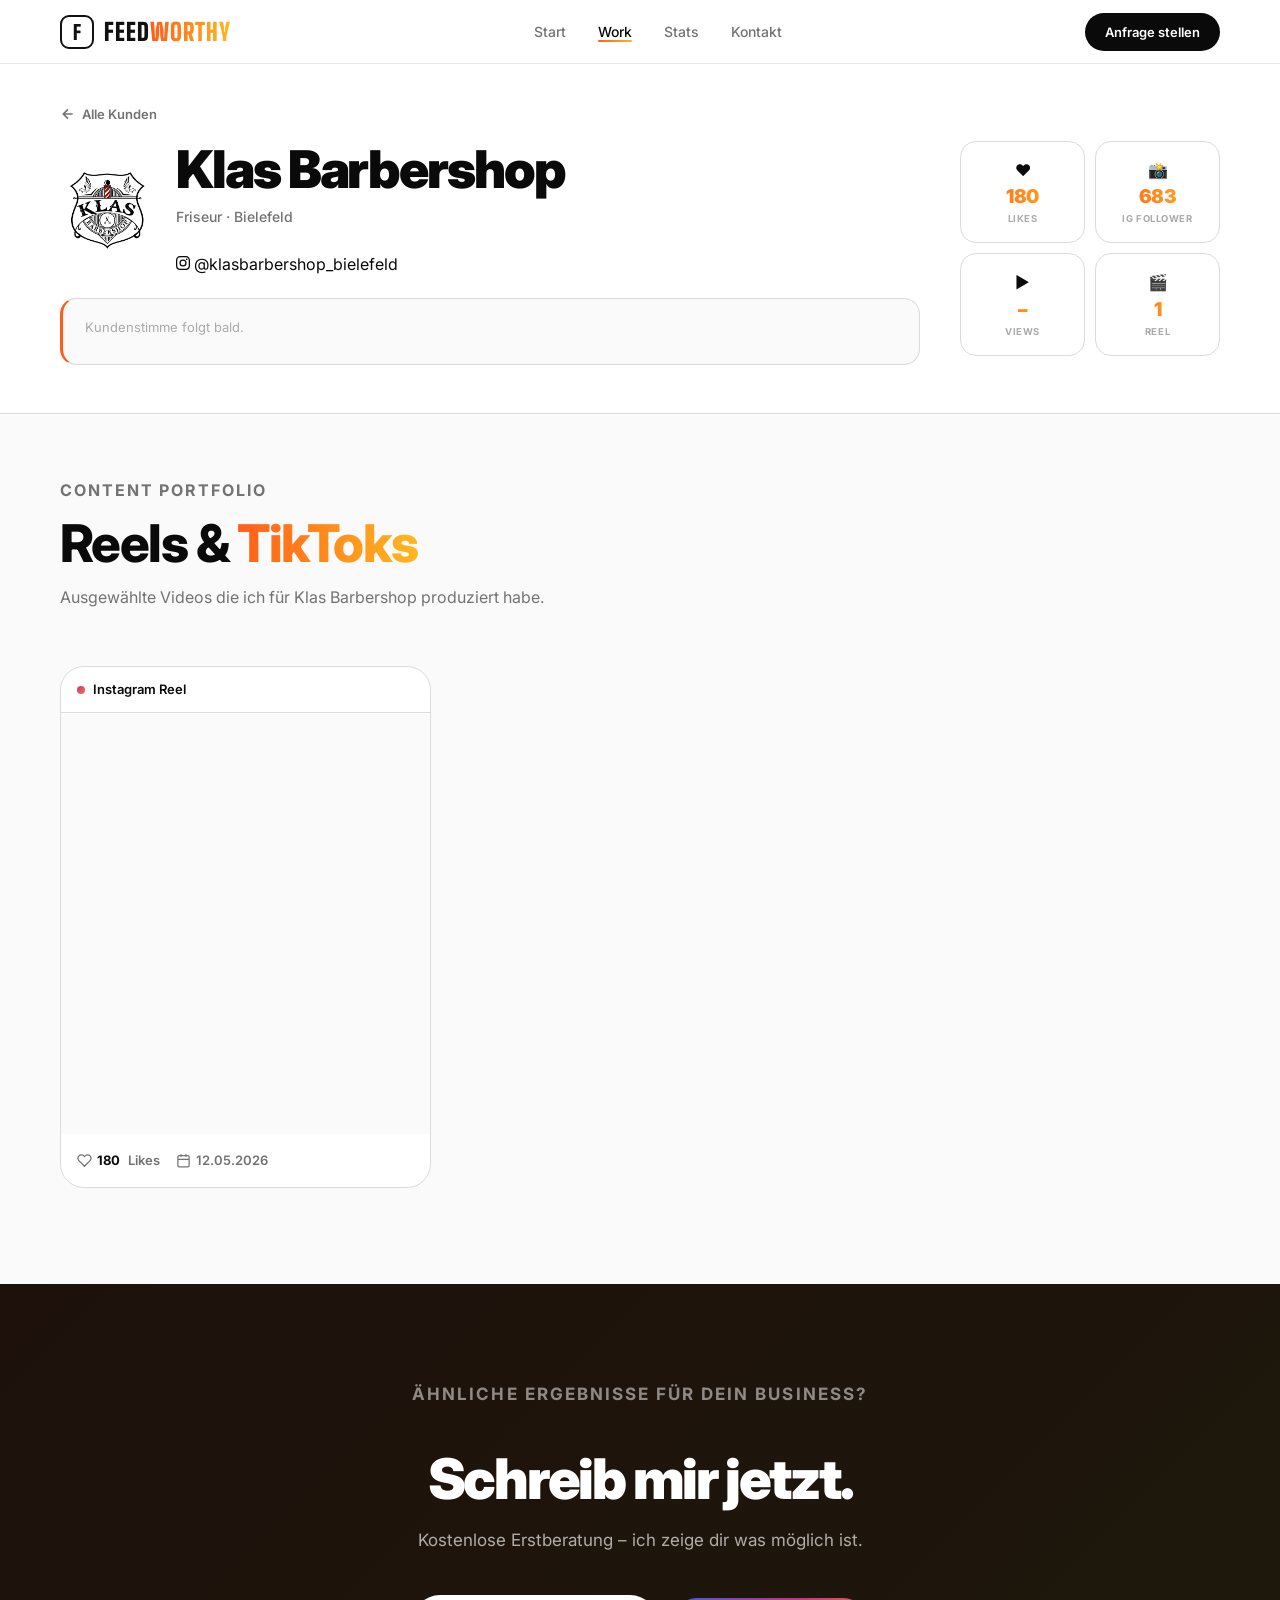
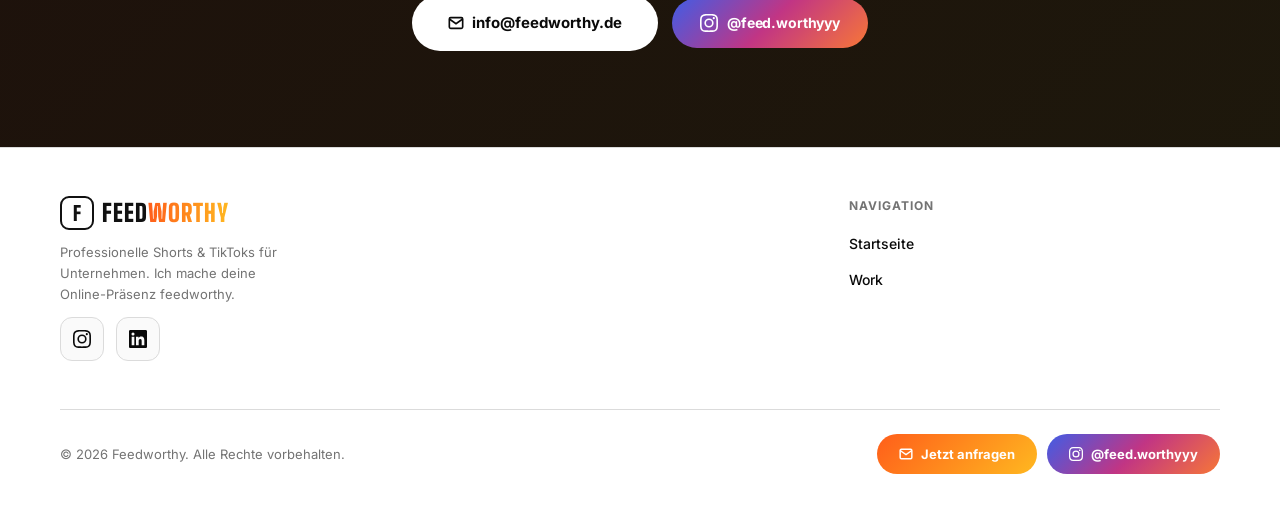
<file: clients/klas-barbershop.html>
<!DOCTYPE html>
<html lang="de">
<head>
  <meta charset="UTF-8">
  <meta name="viewport" content="width=device-width, initial-scale=1.0">
  <title>Klas Barbershop – Feedworthy</title>
  <link rel="stylesheet" href="../css/style.css">
</head>
<body>

  <nav class="nav">
    <div class="container nav__inner">
      <a href="../index.html" class="nav__logo">
        <div class="nav__logo-badge">F</div>
        <span class="nav__logo-wordmark">FEED<span>WORTHY</span></span>
      </a>
      <ul class="nav__links">
        <li><a href="../index.html">Start</a></li>
        <li><a href="../work.html" class="active">Work</a></li>
        <li><a href="../index.html#stats">Stats</a></li>
        <li><a href="../index.html#contact">Kontakt</a></li>
      </ul>
      <a href="mailto:info@feedworthy.de" class="nav__cta">Anfrage stellen</a>
      <button class="nav__hamburger" aria-label="Menü öffnen"><span></span><span></span><span></span></button>
    </div>
  </nav>

  <div class="nav__mobile">
    <a href="../index.html">Start</a>
    <a href="../work.html">Work</a>
    <a href="../index.html#contact">Kontakt</a>
    <a href="mailto:info@feedworthy.de" class="nav__cta">Anfrage stellen →</a>
  </div>

  <!-- ============ CLIENT HERO ============ -->
  <section class="client-hero">
    <div class="container">
      <a href="../work.html" class="client-hero__back">
        <svg viewBox="0 0 24 24" fill="none" stroke-width="2.5"><path d="M19 12H5M12 19l-7-7 7-7"/></svg>
        Alle Kunden
      </a>
      <div class="client-hero__inner">

        <!-- LEFT: Name + Testimonial -->
        <div class="client-hero__left">
          <div class="client-hero__head">
            <img src="../images/Klas.png" alt="Klas Barbershop" class="client-hero__logo-img">
            <div class="client-hero__info">
              <h1 class="client-hero__name">Klas Barbershop</h1>
              <p class="client-hero__category">Friseur · Bielefeld</p>
              <a href="https://www.instagram.com/klasbarbershop_bielefeld/" target="_blank" rel="noopener" class="client-hero__ig-link">
                <svg width="14" height="14" viewBox="0 0 24 24" fill="currentColor"><path d="M12 2.163c3.204 0 3.584.012 4.85.07 3.252.148 4.771 1.691 4.919 4.919.058 1.265.069 1.645.069 4.849 0 3.205-.012 3.584-.069 4.849-.149 3.225-1.664 4.771-4.919 4.919-1.266.058-1.644.07-4.85.07-3.204 0-3.584-.012-4.849-.07-3.26-.149-4.771-1.699-4.919-4.92-.058-1.265-.07-1.644-.07-4.849 0-3.204.013-3.583.07-4.849.149-3.227 1.664-4.771 4.919-4.919 1.266-.057 1.645-.069 4.849-.069zM12 0C8.741 0 8.333.014 7.053.072 2.695.272.273 2.69.073 7.052.014 8.333 0 8.741 0 12c0 3.259.014 3.668.072 4.948.2 4.358 2.618 6.78 6.98 6.98C8.333 23.986 8.741 24 12 24c3.259 0 3.668-.014 4.948-.072 4.354-.2 6.782-2.618 6.979-6.98.059-1.28.073-1.689.073-4.948 0-3.259-.014-3.667-.072-4.947-.196-4.354-2.617-6.78-6.979-6.98C15.668.014 15.259 0 12 0zm0 5.838a6.162 6.162 0 1 0 0 12.324 6.162 6.162 0 0 0 0-12.324zM12 16a4 4 0 1 1 0-8 4 4 0 0 1 0 8zm6.406-11.845a1.44 1.44 0 1 0 0 2.881 1.44 1.44 0 0 0 0-2.881z"/></svg>
                @klasbarbershop_bielefeld
              </a>
            </div>
          </div>
          <div class="testimonial-mini">
            <p class="testimonial-mini__text" style="color:var(--text-tertiary);font-style:normal;font-size:13px;">Kundenstimme folgt bald.</p>
          </div>
        </div>

        <!-- RIGHT: Stats -->
        <div class="hero-stats-grid">
          <div class="hero-stat">
            <div class="hero-stat__icon">❤️</div>
            <div class="hero-stat__val">180</div>
            <div class="hero-stat__lbl">Likes</div>
          </div>
          <div class="hero-stat">
            <div class="hero-stat__icon">📸</div>
            <div class="hero-stat__val">683</div>
            <div class="hero-stat__lbl">IG Follower</div>
          </div>
          <div class="hero-stat">
            <div class="hero-stat__icon">▶️</div>
            <div class="hero-stat__val">–</div>
            <div class="hero-stat__lbl">Views</div>
          </div>
          <div class="hero-stat">
            <div class="hero-stat__icon">🎬</div>
            <div class="hero-stat__val">1</div>
            <div class="hero-stat__lbl">Reel</div>
          </div>
        </div>

      </div>
    </div>
  </section>

  <!-- ============ VIDEOS ============ -->
  <section class="videos-section">
    <div class="container">
      <div class="section-header reveal">
        <p class="section-label">Content Portfolio</p>
        <h2>Reels & <span class="gradient-text">TikToks</span></h2>
        <p>Ausgewählte Videos die ich für Klas Barbershop produziert habe.</p>
      </div>
      <div class="videos-grid">

        <div class="video-embed-card reveal">
          <div class="video-embed-card__platform">
            <span class="platform-dot platform-dot--ig"></span>Instagram Reel
          </div>
          <div class="video-embed-card__embed">
            <blockquote class="instagram-media" data-instgrm-captioned data-instgrm-permalink="https://www.instagram.com/reel/DYQJ4omsUVx/?utm_source=ig_embed&amp;utm_campaign=loading" data-instgrm-version="14" style="background:#FFF;border:0;border-radius:3px;box-shadow:0 0 1px 0 rgba(0,0,0,0.5),0 1px 10px 0 rgba(0,0,0,0.15);margin:1px;max-width:540px;min-width:326px;padding:0;width:99.375%;width:calc(100% - 2px);"></blockquote>
          </div>
          <div class="video-embed-card__meta">
            <div class="video-meta-stats">
              <span class="video-meta-stat">
                <svg viewBox="0 0 24 24" fill="none" stroke-width="2" stroke="currentColor"><path d="M20.84 4.61a5.5 5.5 0 0 0-7.78 0L12 5.67l-1.06-1.06a5.5 5.5 0 0 0-7.78 7.78l1.06 1.06L12 21.23l7.78-7.78 1.06-1.06a5.5 5.5 0 0 0 0-7.78z"/></svg>
                <strong>180</strong>&nbsp;Likes
              </span>
              <span class="video-meta-stat">
                <svg viewBox="0 0 24 24" fill="none" stroke-width="2"><rect x="3" y="4" width="18" height="18" rx="2" stroke="currentColor"/><line x1="16" y1="2" x2="16" y2="6" stroke="currentColor"/><line x1="8" y1="2" x2="8" y2="6" stroke="currentColor"/><line x1="3" y1="10" x2="21" y2="10" stroke="currentColor"/></svg>
                12.05.2026
              </span>
            </div>
          </div>
        </div>

      </div>
    </div>
    <script async src="https://www.instagram.com/embed.js"></script>
    <script>
    (function() {
      var r = 0;
      function p() {
        if (window.instgrm && window.instgrm.Embeds) {
          window.instgrm.Embeds.process();
        } else if (r < 20) { r++; setTimeout(p, 400); }
      }
      setTimeout(p, 800);
      document.addEventListener('visibilitychange', function() {
        if (!document.hidden && window.instgrm) window.instgrm.Embeds.process();
      });
    })();
    </script>
  </section>

  <!-- ============ CTA ============ -->
  <section class="cta-section">
    <div class="container cta-section__inner">
      <p class="section-label" style="color: rgba(255,255,255,0.5);">Ähnliche Ergebnisse für dein Business?</p>
      <h2>Schreib mir jetzt.</h2>
      <p>Kostenlose Erstberatung – ich zeige dir was möglich ist.</p>
      <div class="cta-buttons">
        <a href="mailto:info@feedworthy.de" class="btn-primary">
          <svg width="16" height="16" viewBox="0 0 24 24" fill="none" stroke="currentColor" stroke-width="2.5"><path d="M4 4h16c1.1 0 2 .9 2 2v12c0 1.1-.9 2-2 2H4c-1.1 0-2-.9-2-2V6c0-1.1.9-2 2-2z"/><polyline points="22,6 12,13 2,6"/></svg>
          info@feedworthy.de
        </a>
        <a href="https://www.instagram.com/feed.worthyyy" target="_blank" rel="noopener" class="btn-ig">
          <svg width="18" height="18" viewBox="0 0 24 24" fill="currentColor"><path d="M12 2.163c3.204 0 3.584.012 4.85.07 3.252.148 4.771 1.691 4.919 4.919.058 1.265.069 1.645.069 4.849 0 3.205-.012 3.584-.069 4.849-.149 3.225-1.664 4.771-4.919 4.919-1.266.058-1.644.07-4.85.07-3.204 0-3.584-.012-4.849-.07-3.26-.149-4.771-1.699-4.919-4.92-.058-1.265-.07-1.644-.07-4.849 0-3.204.013-3.583.07-4.849.149-3.227 1.664-4.771 4.919-4.919 1.266-.057 1.645-.069 4.849-.069zM12 0C8.741 0 8.333.014 7.053.072 2.695.272.273 2.69.073 7.052.014 8.333 0 8.741 0 12c0 3.259.014 3.668.072 4.948.2 4.358 2.618 6.78 6.98 6.98C8.333 23.986 8.741 24 12 24c3.259 0 3.668-.014 4.948-.072 4.354-.2 6.782-2.618 6.979-6.98.059-1.28.073-1.689.073-4.948 0-3.259-.014-3.667-.072-4.947-.196-4.354-2.617-6.78-6.979-6.98C15.668.014 15.259 0 12 0zm0 5.838a6.162 6.162 0 1 0 0 12.324 6.162 6.162 0 0 0 0-12.324zM12 16a4 4 0 1 1 0-8 4 4 0 0 1 0 8zm6.406-11.845a1.44 1.44 0 1 0 0 2.881 1.44 1.44 0 0 0 0-2.881z"/></svg>
          @feed.worthyyy
        </a>
      </div>
    </div>
  </section>

  <!-- ============ FOOTER ============ -->
  <footer class="footer">
    <div class="container">
      <div class="footer__inner">
        <div class="footer__brand">
          <div class="footer__brand-name">
            <div class="nav__logo-badge">F</div>
            <span class="nav__logo-wordmark">FEED<span>WORTHY</span></span>
          </div>
          <p class="footer__brand-desc">Professionelle Shorts & TikToks für Unternehmen. Ich mache deine Online-Präsenz feedworthy.</p>
          <div class="footer__social">
            <a href="https://www.instagram.com/feed.worthyyy" target="_blank" rel="noopener" class="footer__social-link" aria-label="Instagram">
              <svg viewBox="0 0 24 24" fill="currentColor"><path d="M12 2.163c3.204 0 3.584.012 4.85.07 3.252.148 4.771 1.691 4.919 4.919.058 1.265.069 1.645.069 4.849 0 3.205-.012 3.584-.069 4.849-.149 3.225-1.664 4.771-4.919 4.919-1.266.058-1.644.07-4.85.07-3.204 0-3.584-.012-4.849-.07-3.26-.149-4.771-1.699-4.919-4.92-.058-1.265-.07-1.644-.07-4.849 0-3.204.013-3.583.07-4.849.149-3.227 1.664-4.771 4.919-4.919 1.266-.057 1.645-.069 4.849-.069zM12 0C8.741 0 8.333.014 7.053.072 2.695.272.273 2.69.073 7.052.014 8.333 0 8.741 0 12c0 3.259.014 3.668.072 4.948.2 4.358 2.618 6.78 6.98 6.98C8.333 23.986 8.741 24 12 24c3.259 0 3.668-.014 4.948-.072 4.354-.2 6.782-2.618 6.979-6.98.059-1.28.073-1.689.073-4.948 0-3.259-.014-3.667-.072-4.947-.196-4.354-2.617-6.78-6.979-6.98C15.668.014 15.259 0 12 0zm0 5.838a6.162 6.162 0 1 0 0 12.324 6.162 6.162 0 0 0 0-12.324zM12 16a4 4 0 1 1 0-8 4 4 0 0 1 0 8zm6.406-11.845a1.44 1.44 0 1 0 0 2.881 1.44 1.44 0 0 0 0-2.881z"/></svg>
            </a>
            <a href="https://linkedin.com/company/feedworthy" target="_blank" rel="noopener" class="footer__social-link" aria-label="LinkedIn">
              <svg viewBox="0 0 24 24" fill="currentColor"><path d="M20.447 20.452h-3.554v-5.569c0-1.328-.027-3.037-1.852-3.037-1.853 0-2.136 1.445-2.136 2.939v5.667H9.351V9h3.414v1.561h.046c.477-.9 1.637-1.85 3.37-1.85 3.601 0 4.267 2.37 4.267 5.455v6.286zM5.337 7.433a2.062 2.062 0 0 1-2.063-2.065 2.064 2.064 0 1 1 2.063 2.065zm1.782 13.019H3.555V9h3.564v11.452zM22.225 0H1.771C.792 0 0 .774 0 1.729v20.542C0 23.227.792 24 1.771 24h20.451C23.2 24 24 23.227 24 22.271V1.729C24 .774 23.2 0 22.222 0h.003z"/></svg>
            </a>
          </div>
        </div>
        <div class="footer__col">
          <h4>Navigation</h4>
          <ul class="footer__links">
            <li><a href="../index.html">Startseite</a></li>
            <li><a href="../work.html">Work</a></li>
          </ul>
        </div>
      </div>
      <div class="footer__bottom">
        <p>© 2026 Feedworthy. Alle Rechte vorbehalten.</p>
        <div class="footer__bottom-ctas">
          <a href="mailto:info@feedworthy.de" class="footer__email-cta">
            <svg width="14" height="14" viewBox="0 0 24 24" fill="none" stroke="currentColor" stroke-width="2.5"><path d="M4 4h16c1.1 0 2 .9 2 2v12c0 1.1-.9 2-2 2H4c-1.1 0-2-.9-2-2V6c0-1.1.9-2 2-2z"/><polyline points="22,6 12,13 2,6"/></svg>
            Jetzt anfragen
          </a>
          <a href="https://www.instagram.com/feed.worthyyy" target="_blank" rel="noopener" class="footer__ig-cta">
            <svg width="14" height="14" viewBox="0 0 24 24" fill="currentColor"><path d="M12 2.163c3.204 0 3.584.012 4.85.07 3.252.148 4.771 1.691 4.919 4.919.058 1.265.069 1.645.069 4.849 0 3.205-.012 3.584-.069 4.849-.149 3.225-1.664 4.771-4.919 4.919-1.266.058-1.644.07-4.85.07-3.204 0-3.584-.012-4.849-.07-3.26-.149-4.771-1.699-4.919-4.92-.058-1.265-.07-1.644-.07-4.849 0-3.204.013-3.583.07-4.849.149-3.227 1.664-4.771 4.919-4.919 1.266-.057 1.645-.069 4.849-.069zM12 0C8.741 0 8.333.014 7.053.072 2.695.272.273 2.69.073 7.052.014 8.333 0 8.741 0 12c0 3.259.014 3.668.072 4.948.2 4.358 2.618 6.78 6.98 6.98C8.333 23.986 8.741 24 12 24c3.259 0 3.668-.014 4.948-.072 4.354-.2 6.782-2.618 6.979-6.98.059-1.28.073-1.689.073-4.948 0-3.259-.014-3.667-.072-4.947-.196-4.354-2.617-6.78-6.979-6.98C15.668.014 15.259 0 12 0zm0 5.838a6.162 6.162 0 1 0 0 12.324 6.162 6.162 0 0 0 0-12.324zM12 16a4 4 0 1 1 0-8 4 4 0 0 1 0 8zm6.406-11.845a1.44 1.44 0 1 0 0 2.881 1.44 1.44 0 0 0 0-2.881z"/></svg>
            @feed.worthyyy
          </a>
        </div>
      </div>
    </div>
  </footer>

  <script src="../js/main.js"></script>
</body>
</html>
</file>
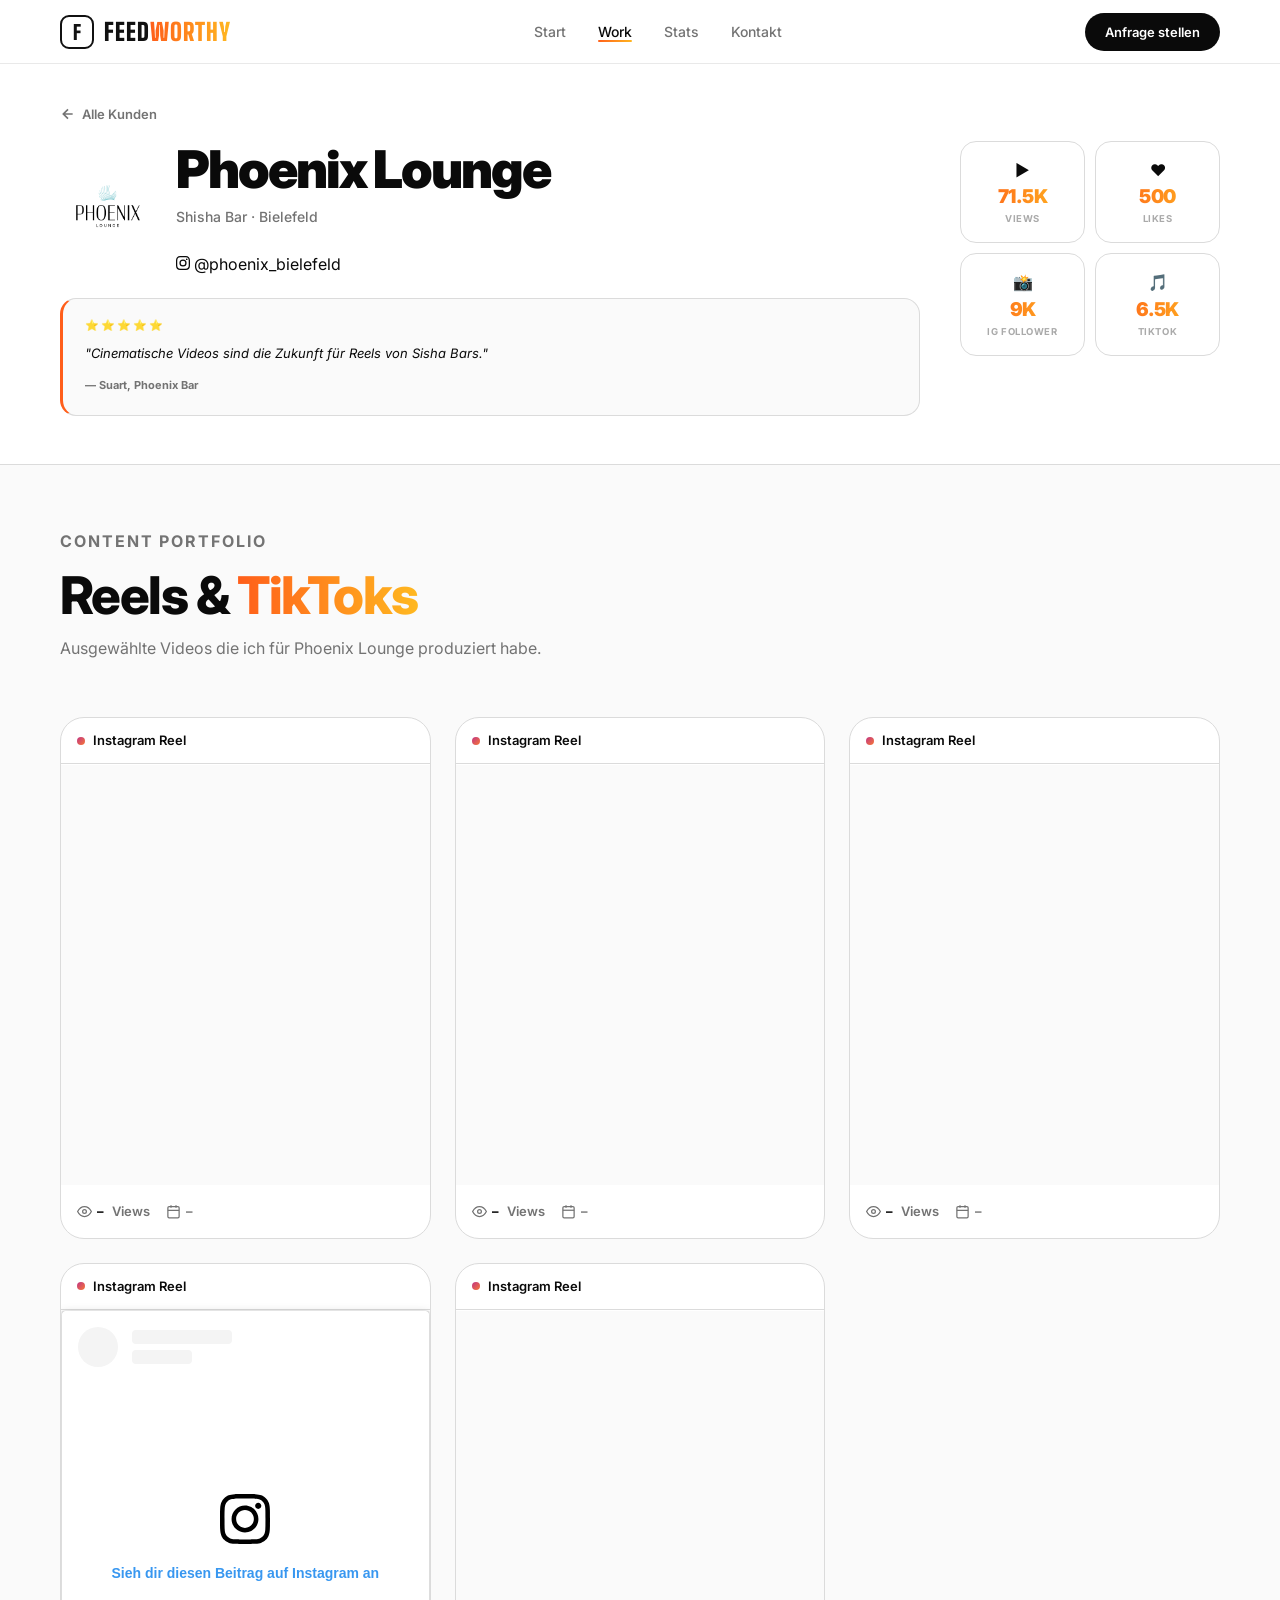
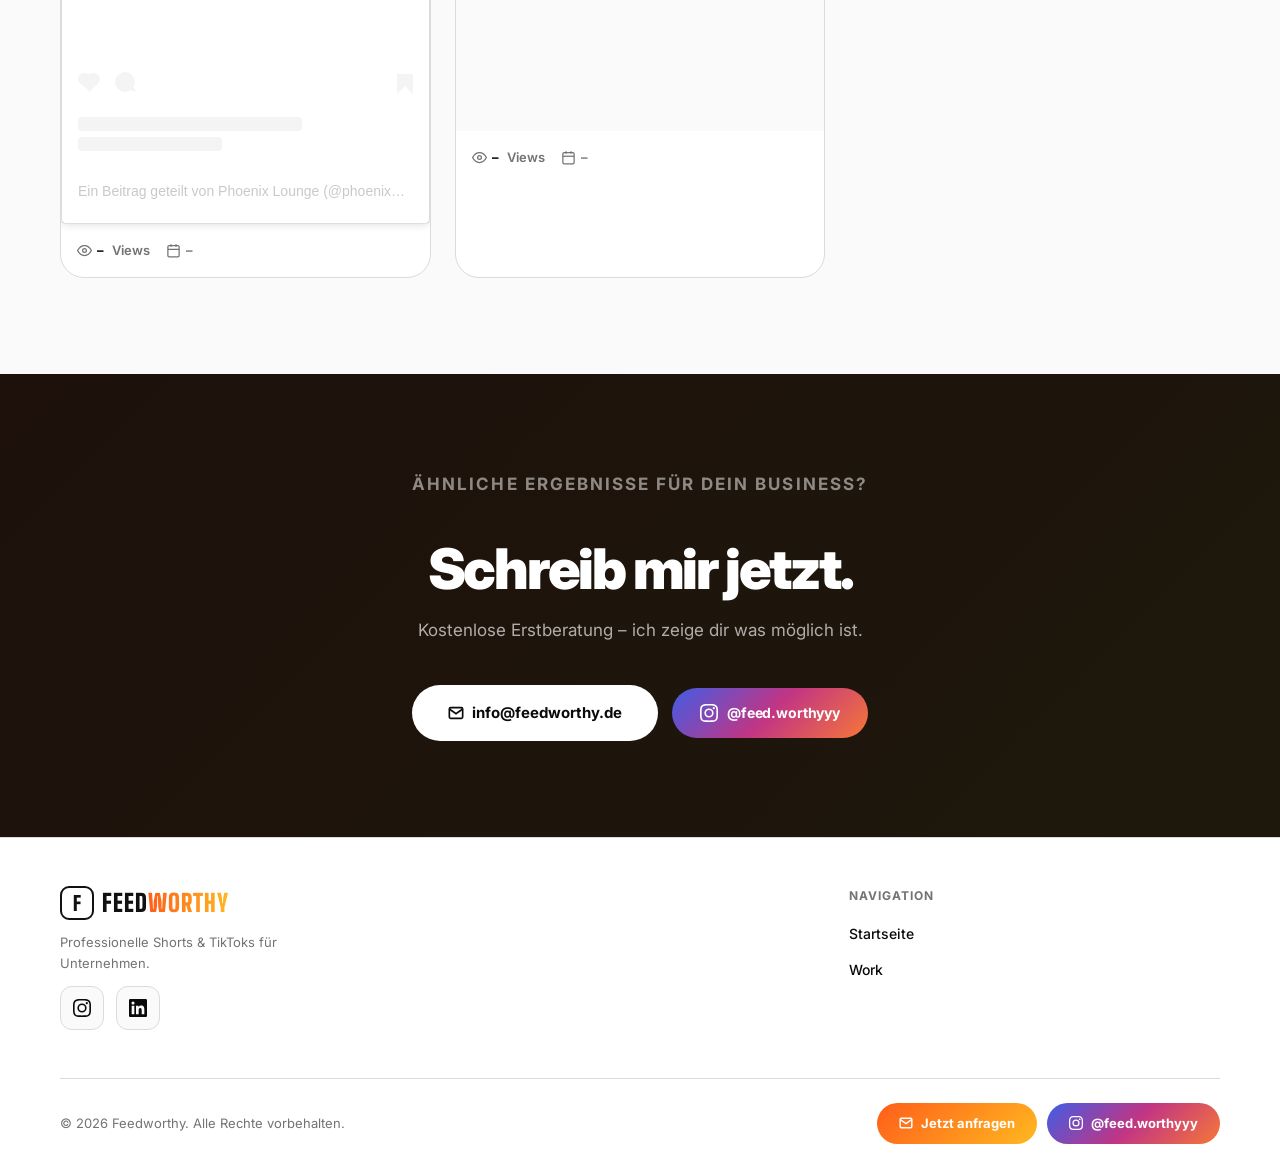
<file: clients/phoenix-lounge.html>
<!DOCTYPE html>
<html lang="de">
<head>
  <meta charset="UTF-8">
  <meta name="viewport" content="width=device-width, initial-scale=1.0">
  <title>Phoenix Lounge – Feedworthy</title>
  <link rel="stylesheet" href="../css/style.css">
</head>
<body>

  <nav class="nav">
    <div class="container nav__inner">
      <a href="../index.html" class="nav__logo">
        <div class="nav__logo-badge">F</div>
        <span class="nav__logo-wordmark">FEED<span>WORTHY</span></span>
      </a>
      <ul class="nav__links">
        <li><a href="../index.html">Start</a></li>
        <li><a href="../work.html" class="active">Work</a></li>
        <li><a href="../index.html#stats">Stats</a></li>
        <li><a href="../index.html#contact">Kontakt</a></li>
      </ul>
      <a href="mailto:info@feedworthy.de" class="nav__cta">Anfrage stellen</a>
      <button class="nav__hamburger" aria-label="Menü öffnen"><span></span><span></span><span></span></button>
    </div>
  </nav>

  <div class="nav__mobile">
    <a href="../index.html">Start</a>
    <a href="../work.html">Work</a>
    <a href="../index.html#contact">Kontakt</a>
    <a href="mailto:info@feedworthy.de" class="nav__cta">Anfrage stellen →</a>
  </div>

  <!-- ============ CLIENT HERO ============ -->
  <section class="client-hero">
    <div class="container">
      <a href="../work.html" class="client-hero__back">
        <svg viewBox="0 0 24 24" fill="none" stroke-width="2.5"><path d="M19 12H5M12 19l-7-7 7-7"/></svg>
        Alle Kunden
      </a>
      <div class="client-hero__inner">

        <!-- LEFT: Name + Testimonial -->
        <div class="client-hero__left">
          <div class="client-hero__head">
            <img src="../images/Phoenix-Logo-01.png" alt="Phoenix Lounge" class="client-hero__logo-img">
            <div class="client-hero__info">
              <h1 class="client-hero__name">Phoenix Lounge</h1>
              <p class="client-hero__category">Shisha Bar · Bielefeld</p>
              <a href="https://www.instagram.com/phoenix_bielefeld/" target="_blank" rel="noopener" class="client-hero__ig-link">
                <svg width="14" height="14" viewBox="0 0 24 24" fill="currentColor"><path d="M12 2.163c3.204 0 3.584.012 4.85.07 3.252.148 4.771 1.691 4.919 4.919.058 1.265.069 1.645.069 4.849 0 3.205-.012 3.584-.069 4.849-.149 3.225-1.664 4.771-4.919 4.919-1.266.058-1.644.07-4.85.07-3.204 0-3.584-.012-4.849-.07-3.26-.149-4.771-1.699-4.919-4.92-.058-1.265-.07-1.644-.07-4.849 0-3.204.013-3.583.07-4.849.149-3.227 1.664-4.771 4.919-4.919 1.266-.057 1.645-.069 4.849-.069zM12 0C8.741 0 8.333.014 7.053.072 2.695.272.273 2.69.073 7.052.014 8.333 0 8.741 0 12c0 3.259.014 3.668.072 4.948.2 4.358 2.618 6.78 6.98 6.98C8.333 23.986 8.741 24 12 24c3.259 0 3.668-.014 4.948-.072 4.354-.2 6.782-2.618 6.979-6.98.059-1.28.073-1.689.073-4.948 0-3.259-.014-3.667-.072-4.947-.196-4.354-2.617-6.78-6.979-6.98C15.668.014 15.259 0 12 0zm0 5.838a6.162 6.162 0 1 0 0 12.324 6.162 6.162 0 0 0 0-12.324zM12 16a4 4 0 1 1 0-8 4 4 0 0 1 0 8zm6.406-11.845a1.44 1.44 0 1 0 0 2.881 1.44 1.44 0 0 0 0-2.881z"/></svg>
                @phoenix_bielefeld
              </a>
            </div>
          </div>
          <div class="testimonial-mini">
            <div class="testimonial-mini__stars">⭐⭐⭐⭐⭐</div>
            <p class="testimonial-mini__text">"Cinematische Videos sind die Zukunft für Reels von Sisha Bars."</p>
            <span class="testimonial-mini__author">— Suart, Phoenix Bar</span>
          </div>
        </div>

        <!-- RIGHT: Stats -->
        <div class="hero-stats-grid">
          <div class="hero-stat">
            <div class="hero-stat__icon">▶️</div>
            <div class="hero-stat__val">71.5K</div>
            <div class="hero-stat__lbl">Views</div>
          </div>
          <div class="hero-stat">
            <div class="hero-stat__icon">❤️</div>
            <div class="hero-stat__val">500</div>
            <div class="hero-stat__lbl">Likes</div>
          </div>
          <div class="hero-stat">
            <div class="hero-stat__icon">📸</div>
            <div class="hero-stat__val">9K</div>
            <div class="hero-stat__lbl">IG Follower</div>
          </div>
          <div class="hero-stat">
            <div class="hero-stat__icon">🎵</div>
            <div class="hero-stat__val">6.5K</div>
            <div class="hero-stat__lbl">TikTok</div>
          </div>
        </div>

      </div>
    </div>
  </section>

  <!-- ============ VIDEOS ============ -->
  <section class="videos-section">
    <div class="container">
      <div class="section-header reveal">
        <p class="section-label">Content Portfolio</p>
        <h2>Reels & <span class="gradient-text">TikToks</span></h2>
        <p>Ausgewählte Videos die ich für Phoenix Lounge produziert habe.</p>
      </div>
      <div class="videos-grid">

        <div class="video-embed-card reveal">
          <div class="video-embed-card__platform">
            <span class="platform-dot platform-dot--ig"></span>Instagram Reel
          </div>
          <div class="video-embed-card__embed">
            <blockquote class="instagram-media" data-instgrm-captioned data-instgrm-permalink="https://www.instagram.com/reel/DXsNDJqDXpw/?utm_source=ig_embed&amp;utm_campaign=loading" data-instgrm-version="14" style="background:#FFF;border:0;border-radius:3px;box-shadow:0 0 1px 0 rgba(0,0,0,0.5),0 1px 10px 0 rgba(0,0,0,0.15);margin:1px;max-width:540px;min-width:326px;padding:0;width:99.375%;width:calc(100% - 2px);"></blockquote>
          </div>
          <div class="video-embed-card__meta">
            <div class="video-meta-stats">
              <span class="video-meta-stat">
                <svg viewBox="0 0 24 24" fill="none" stroke-width="2"><path d="M1 12s4-8 11-8 11 8 11 8-4 8-11 8-11-8-11-8z"/><circle cx="12" cy="12" r="3"/></svg>
                <strong>–</strong>&nbsp;Views
              </span>
              <span class="video-meta-stat">
                <svg viewBox="0 0 24 24" fill="none" stroke-width="2"><rect x="3" y="4" width="18" height="18" rx="2" stroke="currentColor"/><line x1="16" y1="2" x2="16" y2="6" stroke="currentColor"/><line x1="8" y1="2" x2="8" y2="6" stroke="currentColor"/><line x1="3" y1="10" x2="21" y2="10" stroke="currentColor"/></svg>
                –
              </span>
            </div>
          </div>
        </div>

        <div class="video-embed-card reveal">
          <div class="video-embed-card__platform">
            <span class="platform-dot platform-dot--ig"></span>Instagram Reel
          </div>
          <div class="video-embed-card__embed">
            <blockquote class="instagram-media" data-instgrm-captioned data-instgrm-permalink="https://www.instagram.com/reel/DTStVdsjU4X/?utm_source=ig_embed&amp;utm_campaign=loading" data-instgrm-version="14" style="background:#FFF;border:0;border-radius:3px;box-shadow:0 0 1px 0 rgba(0,0,0,0.5),0 1px 10px 0 rgba(0,0,0,0.15);margin:1px;max-width:540px;min-width:326px;padding:0;width:99.375%;width:calc(100% - 2px);"></blockquote>
          </div>
          <div class="video-embed-card__meta">
            <div class="video-meta-stats">
              <span class="video-meta-stat">
                <svg viewBox="0 0 24 24" fill="none" stroke-width="2"><path d="M1 12s4-8 11-8 11 8 11 8-4 8-11 8-11-8-11-8z"/><circle cx="12" cy="12" r="3"/></svg>
                <strong>–</strong>&nbsp;Views
              </span>
              <span class="video-meta-stat">
                <svg viewBox="0 0 24 24" fill="none" stroke-width="2"><rect x="3" y="4" width="18" height="18" rx="2" stroke="currentColor"/><line x1="16" y1="2" x2="16" y2="6" stroke="currentColor"/><line x1="8" y1="2" x2="8" y2="6" stroke="currentColor"/><line x1="3" y1="10" x2="21" y2="10" stroke="currentColor"/></svg>
                –
              </span>
            </div>
          </div>
        </div>

        <div class="video-embed-card reveal">
          <div class="video-embed-card__platform">
            <span class="platform-dot platform-dot--ig"></span>Instagram Reel
          </div>
          <div class="video-embed-card__embed">
            <blockquote class="instagram-media" data-instgrm-captioned data-instgrm-permalink="https://www.instagram.com/reel/DTLwziWjiQ8/?utm_source=ig_embed&amp;utm_campaign=loading" data-instgrm-version="14" style="background:#FFF;border:0;border-radius:3px;box-shadow:0 0 1px 0 rgba(0,0,0,0.5),0 1px 10px 0 rgba(0,0,0,0.15);margin:1px;max-width:540px;min-width:326px;padding:0;width:99.375%;width:calc(100% - 2px);"></blockquote>
          </div>
          <div class="video-embed-card__meta">
            <div class="video-meta-stats">
              <span class="video-meta-stat">
                <svg viewBox="0 0 24 24" fill="none" stroke-width="2"><path d="M1 12s4-8 11-8 11 8 11 8-4 8-11 8-11-8-11-8z"/><circle cx="12" cy="12" r="3"/></svg>
                <strong>–</strong>&nbsp;Views
              </span>
              <span class="video-meta-stat">
                <svg viewBox="0 0 24 24" fill="none" stroke-width="2"><rect x="3" y="4" width="18" height="18" rx="2" stroke="currentColor"/><line x1="16" y1="2" x2="16" y2="6" stroke="currentColor"/><line x1="8" y1="2" x2="8" y2="6" stroke="currentColor"/><line x1="3" y1="10" x2="21" y2="10" stroke="currentColor"/></svg>
                –
              </span>
            </div>
          </div>
        </div>

        <div class="video-embed-card reveal">
          <div class="video-embed-card__platform">
            <span class="platform-dot platform-dot--ig"></span>Instagram Reel
          </div>
          <div class="video-embed-card__embed">
            <blockquote class="instagram-media" data-instgrm-captioned data-instgrm-permalink="https://www.instagram.com/reel/DQSDNGSjdXo/?utm_source=ig_embed&amp;utm_campaign=loading" data-instgrm-version="14" style=" background:#FFF; border:0; border-radius:3px; box-shadow:0 0 1px 0 rgba(0,0,0,0.5),0 1px 10px 0 rgba(0,0,0,0.15); margin: 1px; max-width:540px; min-width:326px; padding:0; width:99.375%; width:-webkit-calc(100% - 2px); width:calc(100% - 2px);"><div style="padding:16px;"> <a href="https://www.instagram.com/reel/DQSDNGSjdXo/?utm_source=ig_embed&amp;utm_campaign=loading" style=" background:#FFFFFF; line-height:0; padding:0 0; text-align:center; text-decoration:none; width:100%;" target="_blank"> <div style=" display: flex; flex-direction: row; align-items: center;"> <div style="background-color: #F4F4F4; border-radius: 50%; flex-grow: 0; height: 40px; margin-right: 14px; width: 40px;"></div> <div style="display: flex; flex-direction: column; flex-grow: 1; justify-content: center;"> <div style=" background-color: #F4F4F4; border-radius: 4px; flex-grow: 0; height: 14px; margin-bottom: 6px; width: 100px;"></div> <div style=" background-color: #F4F4F4; border-radius: 4px; flex-grow: 0; height: 14px; width: 60px;"></div></div></div><div style="padding: 19% 0;"></div> <div style="display:block; height:50px; margin:0 auto 12px; width:50px;"><svg width="50px" height="50px" viewBox="0 0 60 60" version="1.1" xmlns="https://www.w3.org/2000/svg" xmlns:xlink="https://www.w3.org/1999/xlink"><g stroke="none" stroke-width="1" fill="none" fill-rule="evenodd"><g transform="translate(-511.000000, -20.000000)" fill="#000000"><g><path d="M556.869,30.41 C554.814,30.41 553.148,32.076 553.148,34.131 C553.148,36.186 554.814,37.852 556.869,37.852 C558.924,37.852 560.59,36.186 560.59,34.131 C560.59,32.076 558.924,30.41 556.869,30.41 M541,60.657 C535.114,60.657 530.342,55.887 530.342,50 C530.342,44.114 535.114,39.342 541,39.342 C546.887,39.342 551.658,44.114 551.658,50 C551.658,55.887 546.887,60.657 541,60.657 M541,33.886 C532.1,33.886 524.886,41.1 524.886,50 C524.886,58.899 532.1,66.113 541,66.113 C549.9,66.113 557.115,58.899 557.115,50 C557.115,41.1 549.9,33.886 541,33.886 M565.378,62.101 C565.244,65.022 564.756,66.606 564.346,67.663 C563.803,69.06 563.154,70.057 562.106,71.106 C561.058,72.155 560.06,72.803 558.662,73.347 C557.607,73.757 556.021,74.244 553.102,74.378 C549.944,74.521 548.997,74.552 541,74.552 C533.003,74.552 532.056,74.521 528.898,74.378 C525.979,74.244 524.393,73.757 523.338,73.347 C521.94,72.803 520.942,72.155 519.894,71.106 C518.846,70.057 518.197,69.06 517.654,67.663 C517.244,66.606 516.755,65.022 516.623,62.101 C516.479,58.943 516.448,57.996 516.448,50 C516.448,42.003 516.479,41.056 516.623,37.899 C516.755,34.978 517.244,33.391 517.654,32.338 C518.197,30.938 518.846,29.942 519.894,28.894 C520.942,27.846 521.94,27.196 523.338,26.654 C524.393,26.244 525.979,25.756 528.898,25.623 C532.057,25.479 533.004,25.448 541,25.448 C548.997,25.448 549.943,25.479 553.102,25.623 C556.021,25.756 557.607,26.244 558.662,26.654 C560.06,27.196 561.058,27.846 562.106,28.894 C563.154,29.942 563.803,30.938 564.346,32.338 C564.756,33.391 565.244,34.978 565.378,37.899 C565.522,41.056 565.552,42.003 565.552,50 C565.552,57.996 565.522,58.943 565.378,62.101 M570.82,37.631 C570.674,34.438 570.167,32.258 569.425,30.349 C568.659,28.377 567.633,26.702 565.965,25.035 C564.297,23.368 562.623,22.342 560.652,21.575 C558.743,20.834 556.562,20.326 553.369,20.18 C550.169,20.033 549.148,20 541,20 C532.853,20 531.831,20.033 528.631,20.18 C525.438,20.326 523.257,20.834 521.349,21.575 C519.376,22.342 517.703,23.368 516.035,25.035 C514.368,26.702 513.342,28.377 512.574,30.349 C511.834,32.258 511.326,34.438 511.181,37.631 C511.035,40.831 511,41.851 511,50 C511,58.147 511.035,59.17 511.181,62.369 C511.326,65.562 511.834,67.743 512.574,69.651 C513.342,71.625 514.368,73.296 516.035,74.965 C517.703,76.634 519.376,77.658 521.349,78.425 C523.257,79.167 525.438,79.673 528.631,79.82 C531.831,79.965 532.853,80.001 541,80.001 C549.148,80.001 550.169,79.965 553.369,79.82 C556.562,79.673 558.743,79.167 560.652,78.425 C562.623,77.658 564.297,76.634 565.965,74.965 C567.633,73.296 568.659,71.625 569.425,69.651 C570.167,67.743 570.674,65.562 570.82,62.369 C570.966,59.17 571,58.147 571,50 C571,41.851 570.966,40.831 570.82,37.631"></path></g></g></g></svg></div><div style="padding-top: 8px;"> <div style=" color:#3897f0; font-family:Arial,sans-serif; font-size:14px; font-style:normal; font-weight:550; line-height:18px;">Sieh dir diesen Beitrag auf Instagram an</div></div><div style="padding: 12.5% 0;"></div> <div style="display: flex; flex-direction: row; margin-bottom: 14px; align-items: center;"><div> <div style="background-color: #F4F4F4; border-radius: 50%; height: 12.5px; width: 12.5px; transform: translateX(0px) translateY(7px);"></div> <div style="background-color: #F4F4F4; height: 12.5px; transform: rotate(-45deg) translateX(3px) translateY(1px); width: 12.5px; flex-grow: 0; margin-right: 14px; margin-left: 2px;"></div> <div style="background-color: #F4F4F4; border-radius: 50%; height: 12.5px; width: 12.5px; transform: translateX(9px) translateY(-18px);"></div></div><div style="margin-left: 8px;"> <div style=" background-color: #F4F4F4; border-radius: 50%; flex-grow: 0; height: 20px; width: 20px;"></div> <div style=" width: 0; height: 0; border-top: 2px solid transparent; border-left: 6px solid #f4f4f4; border-bottom: 2px solid transparent; transform: translateX(16px) translateY(-4px) rotate(30deg)"></div></div><div style="margin-left: auto;"> <div style=" width: 0px; border-top: 8px solid #F4F4F4; border-right: 8px solid transparent; transform: translateY(16px);"></div> <div style=" background-color: #F4F4F4; flex-grow: 0; height: 12px; width: 16px; transform: translateY(-4px);"></div> <div style=" width: 0; height: 0; border-top: 8px solid #F4F4F4; border-left: 8px solid transparent; transform: translateY(-4px) translateX(8px);"></div></div></div> <div style="display: flex; flex-direction: column; flex-grow: 1; justify-content: center; margin-bottom: 24px;"> <div style=" background-color: #F4F4F4; border-radius: 4px; flex-grow: 0; height: 14px; margin-bottom: 6px; width: 224px;"></div> <div style=" background-color: #F4F4F4; border-radius: 4px; flex-grow: 0; height: 14px; width: 144px;"></div></div></a><p style=" color:#c9c8cd; font-family:Arial,sans-serif; font-size:14px; line-height:17px; margin-bottom:0; margin-top:8px; overflow:hidden; padding:8px 0 7px; text-align:center; text-overflow:ellipsis; white-space:nowrap;"><a href="https://www.instagram.com/reel/DQSDNGSjdXo/?utm_source=ig_embed&amp;utm_campaign=loading" style=" color:#c9c8cd; font-family:Arial,sans-serif; font-size:14px; font-style:normal; font-weight:normal; line-height:17px; text-decoration:none;" target="_blank">Ein Beitrag geteilt von Phoenix Lounge (@phoenix_bielefeld)</a></p></div></blockquote>
          </div>
          <div class="video-embed-card__meta">
            <div class="video-meta-stats">
              <span class="video-meta-stat">
                <svg viewBox="0 0 24 24" fill="none" stroke-width="2"><path d="M1 12s4-8 11-8 11 8 11 8-4 8-11 8-11-8-11-8z"/><circle cx="12" cy="12" r="3"/></svg>
                <strong>–</strong>&nbsp;Views
              </span>
              <span class="video-meta-stat">
                <svg viewBox="0 0 24 24" fill="none" stroke-width="2"><rect x="3" y="4" width="18" height="18" rx="2" stroke="currentColor"/><line x1="16" y1="2" x2="16" y2="6" stroke="currentColor"/><line x1="8" y1="2" x2="8" y2="6" stroke="currentColor"/><line x1="3" y1="10" x2="21" y2="10" stroke="currentColor"/></svg>
                –
              </span>
            </div>
          </div>
        </div>

        <div class="video-embed-card reveal">
          <div class="video-embed-card__platform">
            <span class="platform-dot platform-dot--ig"></span>Instagram Reel
          </div>
          <div class="video-embed-card__embed">
            <blockquote class="instagram-media" data-instgrm-captioned data-instgrm-permalink="https://www.instagram.com/reel/DPt5M1uDU6X/?utm_source=ig_embed&amp;utm_campaign=loading" data-instgrm-version="14" style="background:#FFF;border:0;border-radius:3px;box-shadow:0 0 1px 0 rgba(0,0,0,0.5),0 1px 10px 0 rgba(0,0,0,0.15);margin:1px;max-width:540px;min-width:326px;padding:0;width:99.375%;width:calc(100% - 2px);"></blockquote>
          </div>
          <div class="video-embed-card__meta">
            <div class="video-meta-stats">
              <span class="video-meta-stat">
                <svg viewBox="0 0 24 24" fill="none" stroke-width="2"><path d="M1 12s4-8 11-8 11 8 11 8-4 8-11 8-11-8-11-8z"/><circle cx="12" cy="12" r="3"/></svg>
                <strong>–</strong>&nbsp;Views
              </span>
              <span class="video-meta-stat">
                <svg viewBox="0 0 24 24" fill="none" stroke-width="2"><rect x="3" y="4" width="18" height="18" rx="2" stroke="currentColor"/><line x1="16" y1="2" x2="16" y2="6" stroke="currentColor"/><line x1="8" y1="2" x2="8" y2="6" stroke="currentColor"/><line x1="3" y1="10" x2="21" y2="10" stroke="currentColor"/></svg>
                –
              </span>
            </div>
          </div>
        </div>

      </div>
    </div>
    <script async src="https://www.instagram.com/embed.js"></script>
    <script>
    (function() {
      var r = 0;
      function p() {
        if (window.instgrm && window.instgrm.Embeds) {
          window.instgrm.Embeds.process();
        } else if (r < 20) { r++; setTimeout(p, 400); }
      }
      setTimeout(p, 800);
      document.addEventListener('visibilitychange', function() {
        if (!document.hidden && window.instgrm) window.instgrm.Embeds.process();
      });
    })();
    </script>
  </section>

  <!-- ============ CTA ============ -->
  <section class="cta-section">
    <div class="container cta-section__inner">
      <p class="section-label" style="color: rgba(255,255,255,0.5);">Ähnliche Ergebnisse für dein Business?</p>
      <h2>Schreib mir jetzt.</h2>
      <p>Kostenlose Erstberatung – ich zeige dir was möglich ist.</p>
      <div class="cta-buttons">
        <a href="mailto:info@feedworthy.de" class="btn-primary">
          <svg width="16" height="16" viewBox="0 0 24 24" fill="none" stroke="currentColor" stroke-width="2.5"><path d="M4 4h16c1.1 0 2 .9 2 2v12c0 1.1-.9 2-2 2H4c-1.1 0-2-.9-2-2V6c0-1.1.9-2 2-2z"/><polyline points="22,6 12,13 2,6"/></svg>
          info@feedworthy.de
        </a>
        <a href="https://www.instagram.com/feed.worthyyy" target="_blank" rel="noopener" class="btn-ig">
          <svg width="18" height="18" viewBox="0 0 24 24" fill="currentColor"><path d="M12 2.163c3.204 0 3.584.012 4.85.07 3.252.148 4.771 1.691 4.919 4.919.058 1.265.069 1.645.069 4.849 0 3.205-.012 3.584-.069 4.849-.149 3.225-1.664 4.771-4.919 4.919-1.266.058-1.644.07-4.85.07-3.204 0-3.584-.012-4.849-.07-3.26-.149-4.771-1.699-4.919-4.92-.058-1.265-.07-1.644-.07-4.849 0-3.204.013-3.583.07-4.849.149-3.227 1.664-4.771 4.919-4.919 1.266-.057 1.645-.069 4.849-.069zM12 0C8.741 0 8.333.014 7.053.072 2.695.272.273 2.69.073 7.052.014 8.333 0 8.741 0 12c0 3.259.014 3.668.072 4.948.2 4.358 2.618 6.78 6.98 6.98C8.333 23.986 8.741 24 12 24c3.259 0 3.668-.014 4.948-.072 4.354-.2 6.782-2.618 6.979-6.98.059-1.28.073-1.689.073-4.948 0-3.259-.014-3.667-.072-4.947-.196-4.354-2.617-6.78-6.979-6.98C15.668.014 15.259 0 12 0zm0 5.838a6.162 6.162 0 1 0 0 12.324 6.162 6.162 0 0 0 0-12.324zM12 16a4 4 0 1 1 0-8 4 4 0 0 1 0 8zm6.406-11.845a1.44 1.44 0 1 0 0 2.881 1.44 1.44 0 0 0 0-2.881z"/></svg>
          @feed.worthyyy
        </a>
      </div>
    </div>
  </section>

  <!-- ============ FOOTER ============ -->
  <footer class="footer">
    <div class="container">
      <div class="footer__inner">
        <div class="footer__brand">
          <div class="footer__brand-name">
            <div class="nav__logo-badge">F</div>
            <span class="nav__logo-wordmark">FEED<span>WORTHY</span></span>
          </div>
          <p class="footer__brand-desc">Professionelle Shorts & TikToks für Unternehmen.</p>
          <div class="footer__social">
            <a href="https://www.instagram.com/feed.worthyyy" target="_blank" rel="noopener" class="footer__social-link" aria-label="Instagram">
              <svg viewBox="0 0 24 24" fill="currentColor"><path d="M12 2.163c3.204 0 3.584.012 4.85.07 3.252.148 4.771 1.691 4.919 4.919.058 1.265.069 1.645.069 4.849 0 3.205-.012 3.584-.069 4.849-.149 3.225-1.664 4.771-4.919 4.919-1.266.058-1.644.07-4.85.07-3.204 0-3.584-.012-4.849-.07-3.26-.149-4.771-1.699-4.919-4.92-.058-1.265-.07-1.644-.07-4.849 0-3.204.013-3.583.07-4.849.149-3.227 1.664-4.771 4.919-4.919 1.266-.057 1.645-.069 4.849-.069zM12 0C8.741 0 8.333.014 7.053.072 2.695.272.273 2.69.073 7.052.014 8.333 0 8.741 0 12c0 3.259.014 3.668.072 4.948.2 4.358 2.618 6.78 6.98 6.98C8.333 23.986 8.741 24 12 24c3.259 0 3.668-.014 4.948-.072 4.354-.2 6.782-2.618 6.979-6.98.059-1.28.073-1.689.073-4.948 0-3.259-.014-3.667-.072-4.947-.196-4.354-2.617-6.78-6.979-6.98C15.668.014 15.259 0 12 0zm0 5.838a6.162 6.162 0 1 0 0 12.324 6.162 6.162 0 0 0 0-12.324zM12 16a4 4 0 1 1 0-8 4 4 0 0 1 0 8zm6.406-11.845a1.44 1.44 0 1 0 0 2.881 1.44 1.44 0 0 0 0-2.881z"/></svg>
            </a>
            <a href="https://linkedin.com/company/feedworthy" target="_blank" rel="noopener" class="footer__social-link" aria-label="LinkedIn">
              <svg viewBox="0 0 24 24" fill="currentColor"><path d="M20.447 20.452h-3.554v-5.569c0-1.328-.027-3.037-1.852-3.037-1.853 0-2.136 1.445-2.136 2.939v5.667H9.351V9h3.414v1.561h.046c.477-.9 1.637-1.85 3.37-1.85 3.601 0 4.267 2.37 4.267 5.455v6.286zM5.337 7.433a2.062 2.062 0 0 1-2.063-2.065 2.064 2.064 0 1 1 2.063 2.065zm1.782 13.019H3.555V9h3.564v11.452zM22.225 0H1.771C.792 0 0 .774 0 1.729v20.542C0 23.227.792 24 1.771 24h20.451C23.2 24 24 23.227 24 22.271V1.729C24 .774 23.2 0 22.222 0h.003z"/></svg>
            </a>
          </div>
        </div>
        <div class="footer__col">
          <h4>Navigation</h4>
          <ul class="footer__links">
            <li><a href="../index.html">Startseite</a></li>
            <li><a href="../work.html">Work</a></li>
          </ul>
        </div>
      </div>
      <div class="footer__bottom">
        <p>© 2026 Feedworthy. Alle Rechte vorbehalten.</p>
        <div class="footer__bottom-ctas">
          <a href="mailto:info@feedworthy.de" class="footer__email-cta">
            <svg width="14" height="14" viewBox="0 0 24 24" fill="none" stroke="currentColor" stroke-width="2.5"><path d="M4 4h16c1.1 0 2 .9 2 2v12c0 1.1-.9 2-2 2H4c-1.1 0-2-.9-2-2V6c0-1.1.9-2 2-2z"/><polyline points="22,6 12,13 2,6"/></svg>
            Jetzt anfragen
          </a>
          <a href="https://www.instagram.com/feed.worthyyy" target="_blank" rel="noopener" class="footer__ig-cta">
            <svg width="14" height="14" viewBox="0 0 24 24" fill="currentColor"><path d="M12 2.163c3.204 0 3.584.012 4.85.07 3.252.148 4.771 1.691 4.919 4.919.058 1.265.069 1.645.069 4.849 0 3.205-.012 3.584-.069 4.849-.149 3.225-1.664 4.771-4.919 4.919-1.266.058-1.644.07-4.85.07-3.204 0-3.584-.012-4.849-.07-3.26-.149-4.771-1.699-4.919-4.92-.058-1.265-.07-1.644-.07-4.849 0-3.204.013-3.583.07-4.849.149-3.227 1.664-4.771 4.919-4.919 1.266-.057 1.645-.069 4.849-.069zM12 0C8.741 0 8.333.014 7.053.072 2.695.272.273 2.69.073 7.052.014 8.333 0 8.741 0 12c0 3.259.014 3.668.072 4.948.2 4.358 2.618 6.78 6.98 6.98C8.333 23.986 8.741 24 12 24c3.259 0 3.668-.014 4.948-.072 4.354-.2 6.782-2.618 6.979-6.98.059-1.28.073-1.689.073-4.948 0-3.259-.014-3.667-.072-4.947-.196-4.354-2.617-6.78-6.979-6.98C15.668.014 15.259 0 12 0zm0 5.838a6.162 6.162 0 1 0 0 12.324 6.162 6.162 0 0 0 0-12.324zM12 16a4 4 0 1 1 0-8 4 4 0 0 1 0 8zm6.406-11.845a1.44 1.44 0 1 0 0 2.881 1.44 1.44 0 0 0 0-2.881z"/></svg>
            @feed.worthyyy
          </a>
        </div>
      </div>
    </div>
  </footer>

  <script src="../js/main.js"></script>
</body>
</html>
</file>
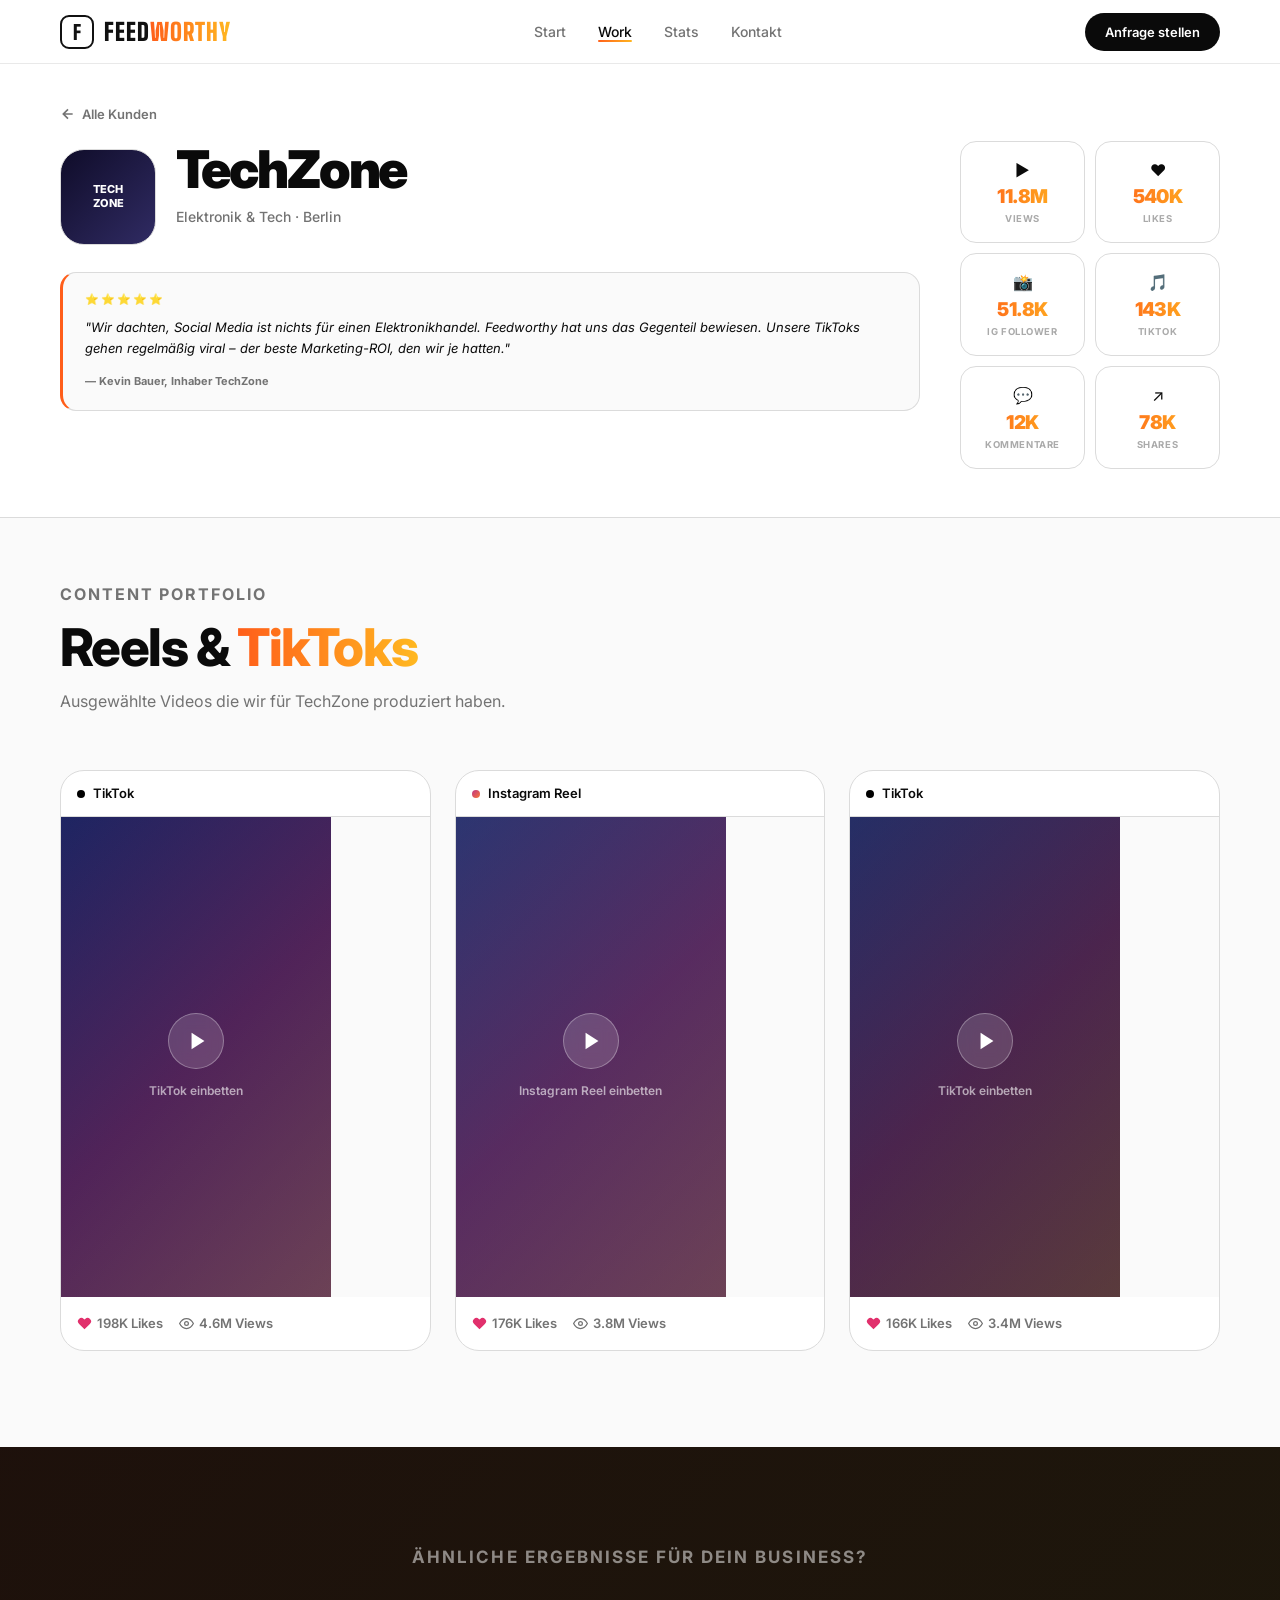
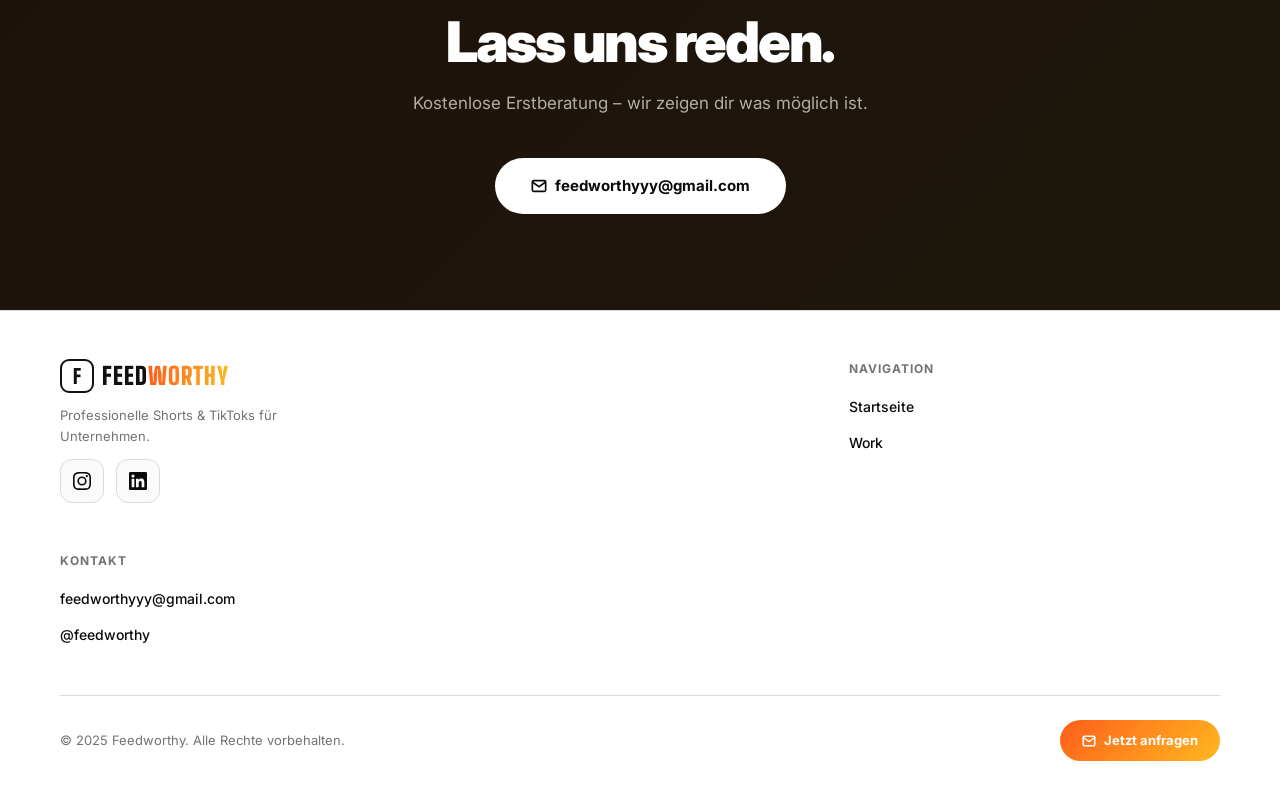
<file: clients/techzone.html>
<!DOCTYPE html>
<html lang="de">
<head>
  <meta charset="UTF-8">
  <meta name="viewport" content="width=device-width, initial-scale=1.0">
  <title>TechZone – Feedworthy</title>
  <link rel="stylesheet" href="../css/style.css">
</head>
<body>

  <nav class="nav">
    <div class="container nav__inner">
      <a href="../index.html" class="nav__logo">
        <div class="nav__logo-badge">F</div>
        <span class="nav__logo-wordmark">FEED<span>WORTHY</span></span>
      </a>
      <ul class="nav__links">
        <li><a href="../index.html">Start</a></li>
        <li><a href="../work.html" class="active">Work</a></li>
        <li><a href="../index.html#stats">Stats</a></li>
        <li><a href="../index.html#contact">Kontakt</a></li>
      </ul>
      <a href="mailto:feedworthyyy@gmail.com" class="nav__cta">Anfrage stellen</a>
      <button class="nav__hamburger" aria-label="Menü öffnen"><span></span><span></span><span></span></button>
    </div>
  </nav>

  <div class="nav__mobile">
    <a href="../index.html">Start</a>
    <a href="../work.html">Work</a>
    <a href="../index.html#contact">Kontakt</a>
    <a href="mailto:feedworthyyy@gmail.com" class="nav__cta">Anfrage stellen →</a>
  </div>

  <!-- CLIENT HERO -->
  <section class="client-hero">
    <div class="container">
      <a href="../work.html" class="client-hero__back">
        <svg viewBox="0 0 24 24" fill="none" stroke-width="2.5"><path d="M19 12H5M12 19l-7-7 7-7"/></svg>
        Alle Kunden
      </a>
      <div class="client-hero__inner">

        <div class="client-hero__left">
          <div class="client-hero__head">
            <div class="client-hero__logo" style="background: linear-gradient(135deg, #0f0c29, #302b63); color: white; font-size: 11px;">TECH<br>ZONE</div>
            <div class="client-hero__info">
              <h1 class="client-hero__name">TechZone</h1>
              <p class="client-hero__category">Elektronik & Tech · Berlin</p>
            </div>
          </div>
          <div class="testimonial-mini">
            <div class="testimonial-mini__stars">⭐⭐⭐⭐⭐</div>
            <p class="testimonial-mini__text">"Wir dachten, Social Media ist nichts für einen Elektronikhandel. Feedworthy hat uns das Gegenteil bewiesen. Unsere TikToks gehen regelmäßig viral – der beste Marketing-ROI, den wir je hatten."</p>
            <span class="testimonial-mini__author">— Kevin Bauer, Inhaber TechZone</span>
          </div>
        </div>

        <div class="hero-stats-grid">
          <div class="hero-stat">
            <div class="hero-stat__icon">▶️</div>
            <div class="hero-stat__val">11.8M</div>
            <div class="hero-stat__lbl">Views</div>
          </div>
          <div class="hero-stat">
            <div class="hero-stat__icon">❤️</div>
            <div class="hero-stat__val">540K</div>
            <div class="hero-stat__lbl">Likes</div>
          </div>
          <div class="hero-stat">
            <div class="hero-stat__icon">📸</div>
            <div class="hero-stat__val">51.8K</div>
            <div class="hero-stat__lbl">IG Follower</div>
          </div>
          <div class="hero-stat">
            <div class="hero-stat__icon">🎵</div>
            <div class="hero-stat__val">143K</div>
            <div class="hero-stat__lbl">TikTok</div>
          </div>
          <div class="hero-stat">
            <div class="hero-stat__icon">💬</div>
            <div class="hero-stat__val">12K</div>
            <div class="hero-stat__lbl">Kommentare</div>
          </div>
          <div class="hero-stat">
            <div class="hero-stat__icon">↗️</div>
            <div class="hero-stat__val">78K</div>
            <div class="hero-stat__lbl">Shares</div>
          </div>
        </div>

      </div>
    </div>
  </section>

  <!-- VIDEOS -->
  <section class="videos-section">
    <div class="container">
      <div class="section-header reveal">
        <p class="section-label">Content Portfolio</p>
        <h2>Reels & <span class="gradient-text">TikToks</span></h2>
        <p>Ausgewählte Videos die wir für TechZone produziert haben.</p>
      </div>
      <div class="videos-grid">

        <div class="video-embed-card reveal">
          <div class="video-embed-card__platform">
            <span class="platform-dot platform-dot--tt"></span>TikTok
          </div>
          <div class="video-embed-card__embed">
            <!--
              TIKTOK EMBED ersetzen:
              <blockquote class="tiktok-embed" cite="https://www.tiktok.com/@techzone.berlin/video/ID" data-video-id="ID"></blockquote>
              <script async src="https://www.tiktok.com/embed.js"></script>
            -->
            <div class="video-placeholder" style="background: linear-gradient(135deg, #0f0c29, #302b63);">
              <div class="video-placeholder__play"><svg viewBox="0 0 24 24"><path d="M5 3l14 9-14 9V3z"/></svg></div>
              <span class="video-placeholder__label">TikTok einbetten</span>
            </div>
          </div>
          <div class="video-embed-card__meta">
            <div class="video-meta-stats">
              <span class="video-meta-stat video-meta-stat--likes">
                <svg viewBox="0 0 24 24"><path d="M20.84 4.61a5.5 5.5 0 0 0-7.78 0L12 5.67l-1.06-1.06a5.5 5.5 0 0 0-7.78 7.78l1.06 1.06L12 21.23l7.78-7.78 1.06-1.06a5.5 5.5 0 0 0 0-7.78z"/></svg>
                198K Likes
              </span>
              <span class="video-meta-stat">
                <svg viewBox="0 0 24 24" fill="none" stroke-width="2"><path d="M1 12s4-8 11-8 11 8 11 8-4 8-11 8-11-8-11-8z"/><circle cx="12" cy="12" r="3"/></svg>
                4.6M Views
              </span>
            </div>
          </div>
        </div>

        <div class="video-embed-card reveal">
          <div class="video-embed-card__platform">
            <span class="platform-dot platform-dot--ig"></span>Instagram Reel
          </div>
          <div class="video-embed-card__embed">
            <!--
              INSTAGRAM EMBED ersetzen:
              <blockquote class="instagram-media" data-instgrm-permalink="https://www.instagram.com/reel/DEIN-ID/"></blockquote>
              <script async src="//www.instagram.com/embed.js"></script>
            -->
            <div class="video-placeholder" style="background: linear-gradient(135deg, #24243e, #302b63);">
              <div class="video-placeholder__play"><svg viewBox="0 0 24 24"><path d="M5 3l14 9-14 9V3z"/></svg></div>
              <span class="video-placeholder__label">Instagram Reel einbetten</span>
            </div>
          </div>
          <div class="video-embed-card__meta">
            <div class="video-meta-stats">
              <span class="video-meta-stat video-meta-stat--likes">
                <svg viewBox="0 0 24 24"><path d="M20.84 4.61a5.5 5.5 0 0 0-7.78 0L12 5.67l-1.06-1.06a5.5 5.5 0 0 0-7.78 7.78l1.06 1.06L12 21.23l7.78-7.78 1.06-1.06a5.5 5.5 0 0 0 0-7.78z"/></svg>
                176K Likes
              </span>
              <span class="video-meta-stat">
                <svg viewBox="0 0 24 24" fill="none" stroke-width="2"><path d="M1 12s4-8 11-8 11 8 11 8-4 8-11 8-11-8-11-8z"/><circle cx="12" cy="12" r="3"/></svg>
                3.8M Views
              </span>
            </div>
          </div>
        </div>

        <div class="video-embed-card reveal">
          <div class="video-embed-card__platform">
            <span class="platform-dot platform-dot--tt"></span>TikTok
          </div>
          <div class="video-embed-card__embed">
            <div class="video-placeholder" style="background: linear-gradient(135deg, #1a1a2e, #16213e);">
              <div class="video-placeholder__play"><svg viewBox="0 0 24 24"><path d="M5 3l14 9-14 9V3z"/></svg></div>
              <span class="video-placeholder__label">TikTok einbetten</span>
            </div>
          </div>
          <div class="video-embed-card__meta">
            <div class="video-meta-stats">
              <span class="video-meta-stat video-meta-stat--likes">
                <svg viewBox="0 0 24 24"><path d="M20.84 4.61a5.5 5.5 0 0 0-7.78 0L12 5.67l-1.06-1.06a5.5 5.5 0 0 0-7.78 7.78l1.06 1.06L12 21.23l7.78-7.78 1.06-1.06a5.5 5.5 0 0 0 0-7.78z"/></svg>
                166K Likes
              </span>
              <span class="video-meta-stat">
                <svg viewBox="0 0 24 24" fill="none" stroke-width="2"><path d="M1 12s4-8 11-8 11 8 11 8-4 8-11 8-11-8-11-8z"/><circle cx="12" cy="12" r="3"/></svg>
                3.4M Views
              </span>
            </div>
          </div>
        </div>

      </div>
    </div>
  </section>

  <!-- CTA -->
  <section class="cta-section">
    <div class="container cta-section__inner">
      <p class="section-label" style="color: rgba(255,255,255,0.5);">Ähnliche Ergebnisse für dein Business?</p>
      <h2>Lass uns reden.</h2>
      <p>Kostenlose Erstberatung – wir zeigen dir was möglich ist.</p>
      <a href="mailto:feedworthyyy@gmail.com" class="btn-primary">
        <svg width="16" height="16" viewBox="0 0 24 24" fill="none" stroke="currentColor" stroke-width="2.5"><path d="M4 4h16c1.1 0 2 .9 2 2v12c0 1.1-.9 2-2 2H4c-1.1 0-2-.9-2-2V6c0-1.1.9-2 2-2z"/><polyline points="22,6 12,13 2,6"/></svg>
        feedworthyyy@gmail.com
      </a>
    </div>
  </section>

  <!-- FOOTER -->
  <footer class="footer">
    <div class="container">
      <div class="footer__inner">
        <div class="footer__brand">
          <div class="footer__brand-name">
            <div class="nav__logo-badge">F</div>
            <span class="nav__logo-wordmark">FEED<span>WORTHY</span></span>
          </div>
          <p class="footer__brand-desc">Professionelle Shorts & TikToks für Unternehmen.</p>
          <div class="footer__social">
            <a href="https://instagram.com/feedworthy" target="_blank" rel="noopener" class="footer__social-link" aria-label="Instagram">
              <svg viewBox="0 0 24 24" fill="currentColor"><path d="M12 2.163c3.204 0 3.584.012 4.85.07 3.252.148 4.771 1.691 4.919 4.919.058 1.265.069 1.645.069 4.849 0 3.205-.012 3.584-.069 4.849-.149 3.225-1.664 4.771-4.919 4.919-1.266.058-1.644.07-4.85.07-3.204 0-3.584-.012-4.849-.07-3.26-.149-4.771-1.699-4.919-4.92-.058-1.265-.07-1.644-.07-4.849 0-3.204.013-3.583.07-4.849.149-3.227 1.664-4.771 4.919-4.919 1.266-.057 1.645-.069 4.849-.069zM12 0C8.741 0 8.333.014 7.053.072 2.695.272.273 2.69.073 7.052.014 8.333 0 8.741 0 12c0 3.259.014 3.668.072 4.948.2 4.358 2.618 6.78 6.98 6.98C8.333 23.986 8.741 24 12 24c3.259 0 3.668-.014 4.948-.072 4.354-.2 6.782-2.618 6.979-6.98.059-1.28.073-1.689.073-4.948 0-3.259-.014-3.667-.072-4.947-.196-4.354-2.617-6.78-6.979-6.98C15.668.014 15.259 0 12 0zm0 5.838a6.162 6.162 0 1 0 0 12.324 6.162 6.162 0 0 0 0-12.324zM12 16a4 4 0 1 1 0-8 4 4 0 0 1 0 8zm6.406-11.845a1.44 1.44 0 1 0 0 2.881 1.44 1.44 0 0 0 0-2.881z"/></svg>
            </a>
            <a href="https://linkedin.com/company/feedworthy" target="_blank" rel="noopener" class="footer__social-link" aria-label="LinkedIn">
              <svg viewBox="0 0 24 24" fill="currentColor"><path d="M20.447 20.452h-3.554v-5.569c0-1.328-.027-3.037-1.852-3.037-1.853 0-2.136 1.445-2.136 2.939v5.667H9.351V9h3.414v1.561h.046c.477-.9 1.637-1.85 3.37-1.85 3.601 0 4.267 2.37 4.267 5.455v6.286zM5.337 7.433a2.062 2.062 0 0 1-2.063-2.065 2.064 2.064 0 1 1 2.063 2.065zm1.782 13.019H3.555V9h3.564v11.452zM22.225 0H1.771C.792 0 0 .774 0 1.729v20.542C0 23.227.792 24 1.771 24h20.451C23.2 24 24 23.227 24 22.271V1.729C24 .774 23.2 0 22.222 0h.003z"/></svg>
            </a>
          </div>
        </div>
        <div class="footer__col">
          <h4>Navigation</h4>
          <ul class="footer__links">
            <li><a href="../index.html">Startseite</a></li>
            <li><a href="../work.html">Work</a></li>
          </ul>
        </div>
        <div class="footer__col">
          <h4>Kontakt</h4>
          <ul class="footer__links">
            <li><a href="mailto:feedworthyyy@gmail.com">feedworthyyy@gmail.com</a></li>
            <li><a href="https://instagram.com/feedworthy">@feedworthy</a></li>
          </ul>
        </div>
      </div>
      <div class="footer__bottom">
        <p>© 2025 Feedworthy. Alle Rechte vorbehalten.</p>
        <a href="mailto:feedworthyyy@gmail.com" class="footer__email-cta">
          <svg width="14" height="14" viewBox="0 0 24 24" fill="none" stroke="currentColor" stroke-width="2.5"><path d="M4 4h16c1.1 0 2 .9 2 2v12c0 1.1-.9 2-2 2H4c-1.1 0-2-.9-2-2V6c0-1.1.9-2 2-2z"/><polyline points="22,6 12,13 2,6"/></svg>
          Jetzt anfragen
        </a>
      </div>
    </div>
  </footer>

  <script src="../js/main.js"></script>
</body>
</html>
</file>
<file: css/style.css>
/* ============================================
   FEEDWORTHY – Main Stylesheet
   Instagram/TikTok inspired white mode design
   ============================================ */

@import url('https://fonts.googleapis.com/css2?family=Big+Shoulders+Display:wght@900&family=Big+Shoulders+Text:wght@700;900&family=Inter:wght@300;400;500;600;700;800;900&display=swap');

/* === CSS Custom Properties === */
:root {
  --white: #FFFFFF;
  --bg: #FAFAFA;
  --card: #FFFFFF;
  --text: #0A0A0A;
  --text-secondary: #737373;
  --text-tertiary: #AAAAAA;
  --border: #DBDBDB;
  --light: #F5F5F5;
  --gradient: linear-gradient(135deg, #ff5e1a 0%, #ffb820 100%);
  --gradient-text: linear-gradient(90deg, #ff5e1a 0%, #ffb820 100%);
  --shadow-sm: 0 1px 4px rgba(0,0,0,0.05);
  --shadow-md: 0 4px 20px rgba(0,0,0,0.08);
  --shadow-lg: 0 12px 40px rgba(0,0,0,0.12);
  --radius-sm: 8px;
  --radius-md: 16px;
  --radius-lg: 24px;
  --radius-full: 9999px;
  --nav-h: 64px;
  --ease: 0.35s cubic-bezier(0.4, 0, 0.2, 1);
  --font: 'Inter', -apple-system, BlinkMacSystemFont, sans-serif;
}

/* === Reset & Base === */
*, *::before, *::after { box-sizing: border-box; margin: 0; padding: 0; }

html { scroll-behavior: smooth; -webkit-text-size-adjust: 100%; }

body {
  font-family: var(--font);
  background: var(--bg);
  color: var(--text);
  line-height: 1.6;
  overflow-x: hidden;
  -webkit-font-smoothing: antialiased;
}

img, video { display: block; max-width: 100%; }
a { color: inherit; text-decoration: none; }
button { cursor: pointer; font-family: var(--font); border: none; background: none; }
ul { list-style: none; }

/* === Utility === */
.container {
  max-width: 1200px;
  margin: 0 auto;
  padding: 0 20px;
}

.gradient-text {
  background: var(--gradient-text);
  -webkit-background-clip: text;
  -webkit-text-fill-color: transparent;
  background-clip: text;
}

.section-label {
  font-size: 11px;
  font-weight: 700;
  letter-spacing: 0.12em;
  text-transform: uppercase;
  color: var(--text-secondary);
  margin-bottom: 12px;
}

.reveal {
  opacity: 0;
  transform: translateY(28px);
  transition: opacity 0.7s var(--ease), transform 0.7s var(--ease);
}
.reveal.visible {
  opacity: 1;
  transform: none;
}

/* ============================================
   NAVIGATION
   ============================================ */
.nav {
  position: fixed;
  top: 0; left: 0; right: 0;
  height: var(--nav-h);
  z-index: 1000;
  background: rgba(255,255,255,0.85);
  backdrop-filter: blur(16px);
  -webkit-backdrop-filter: blur(16px);
  border-bottom: 1px solid rgba(219,219,219,0.6);
  transition: background var(--ease), box-shadow var(--ease);
}

.nav.scrolled {
  box-shadow: var(--shadow-md);
}

.nav__inner {
  display: flex;
  align-items: center;
  justify-content: space-between;
  height: var(--nav-h);
}

.nav__logo {
  display: flex;
  align-items: center;
  gap: 10px;
  z-index: 1001;
}

.nav__logo-badge {
  width: 34px;
  height: 34px;
  border-radius: 9px;
  border: 2.5px solid #111;
  display: flex;
  align-items: center;
  justify-content: center;
  flex-shrink: 0;
  font-family: 'Big Shoulders Display', sans-serif;
  font-weight: 900;
  font-size: 20px;
  color: #111;
  line-height: 1;
  transition: all var(--ease);
}

.nav__logo:hover .nav__logo-badge {
  background: var(--gradient);
  border-color: transparent;
  color: white;
}

.nav__logo-wordmark {
  font-family: 'Big Shoulders Display', sans-serif;
  font-weight: 900;
  font-size: 24px;
  letter-spacing: 0.04em;
  color: #111;
  line-height: 1;
}

.nav__logo-wordmark span {
  background: var(--gradient-text);
  -webkit-background-clip: text;
  -webkit-text-fill-color: transparent;
  background-clip: text;
}

.nav__links {
  display: flex;
  align-items: center;
  gap: 32px;
}

.nav__links a {
  font-size: 14px;
  font-weight: 500;
  color: var(--text-secondary);
  transition: color var(--ease);
  position: relative;
}

.nav__links a::after {
  content: '';
  position: absolute;
  bottom: -2px;
  left: 0;
  width: 0;
  height: 2px;
  background: var(--gradient);
  border-radius: 2px;
  transition: width var(--ease);
}

.nav__links a:hover, .nav__links a.active {
  color: var(--text);
}

.nav__links a:hover::after, .nav__links a.active::after {
  width: 100%;
}

.nav__cta {
  font-size: 13px;
  font-weight: 600;
  padding: 9px 20px;
  border-radius: var(--radius-full);
  background: var(--text);
  color: var(--white);
  transition: transform var(--ease), box-shadow var(--ease), background var(--ease);
}

.nav__cta:hover {
  background: #1a1a1a;
  transform: translateY(-1px);
  box-shadow: 0 4px 16px rgba(0,0,0,0.25);
}

/* Hamburger */
.nav__hamburger {
  display: none;
  flex-direction: column;
  gap: 5px;
  width: 28px;
  padding: 4px;
  z-index: 1001;
}

.nav__hamburger span {
  display: block;
  height: 2px;
  background: var(--text);
  border-radius: 2px;
  transition: all var(--ease);
  transform-origin: center;
}

.nav__hamburger.open span:nth-child(1) { transform: translateY(7px) rotate(45deg); }
.nav__hamburger.open span:nth-child(2) { opacity: 0; transform: scaleX(0); }
.nav__hamburger.open span:nth-child(3) { transform: translateY(-7px) rotate(-45deg); }

/* Mobile Menu Overlay */
.nav__mobile {
  display: none;
  position: fixed;
  inset: 0;
  background: var(--white);
  z-index: 999;
  flex-direction: column;
  align-items: center;
  justify-content: center;
  gap: 40px;
  opacity: 0;
  pointer-events: none;
  transition: opacity var(--ease);
}

.nav__mobile.open {
  opacity: 1;
  pointer-events: all;
}

.nav__mobile a {
  font-size: 32px;
  font-weight: 700;
  color: var(--text);
  letter-spacing: -0.02em;
  transition: color var(--ease);
}

.nav__mobile a:hover {
  background: var(--gradient-text);
  -webkit-background-clip: text;
  -webkit-text-fill-color: transparent;
  background-clip: text;
}

.nav__mobile .nav__cta {
  font-size: 16px;
  padding: 14px 36px;
}

/* ============================================
   HERO SECTION
   ============================================ */
.hero {
  position: relative;
  height: 100dvh;
  min-height: 600px;
  overflow: hidden;
  display: flex;
  align-items: center;
  justify-content: center;
}

.hero__video-wrap {
  position: absolute;
  inset: 0;
  z-index: 0;
}

.hero__video-wrap video {
  width: 100%;
  height: 100%;
  object-fit: cover;
}

/* Gradient placeholder when no video */
.hero__video-placeholder {
  width: 100%;
  height: 100%;
  background: linear-gradient(135deg, #0A0A0A 0%, #1a0533 40%, #2d0a3e 70%, #0A0A0A 100%);
  animation: heroShift 8s ease-in-out infinite alternate;
}

@keyframes heroShift {
  0% { filter: hue-rotate(0deg) brightness(0.9); }
  50% { filter: hue-rotate(20deg) brightness(1.05); }
  100% { filter: hue-rotate(-10deg) brightness(0.95); }
}

/* Floating particles */
.hero__particles {
  position: absolute;
  inset: 0;
  z-index: 1;
  overflow: hidden;
}

.particle {
  position: absolute;
  width: 2px;
  height: 2px;
  border-radius: 50%;
  background: rgba(255,255,255,0.5);
  animation: float linear infinite;
}

@keyframes float {
  0% { transform: translateY(100vh) scale(0); opacity: 0; }
  10% { opacity: 1; }
  90% { opacity: 1; }
  100% { transform: translateY(-10vh) scale(1); opacity: 0; }
}

.hero__overlay {
  position: absolute;
  inset: 0;
  background: linear-gradient(
    to bottom,
    rgba(0,0,0,0.3) 0%,
    rgba(0,0,0,0.2) 40%,
    rgba(0,0,0,0.6) 100%
  );
  z-index: 2;
}

.hero__content {
  position: relative;
  z-index: 3;
  text-align: center;
  color: white;
  padding: 0 20px;
  max-width: 900px;
}

.hero__badge {
  display: inline-flex;
  align-items: center;
  gap: 8px;
  background: rgba(255,255,255,0.12);
  backdrop-filter: blur(8px);
  border: 1px solid rgba(255,255,255,0.2);
  border-radius: var(--radius-full);
  padding: 6px 16px;
  font-size: 12px;
  font-weight: 600;
  letter-spacing: 0.08em;
  text-transform: uppercase;
  color: rgba(255,255,255,0.9);
  margin-bottom: 24px;
}

.hero__badge-dot {
  width: 7px;
  height: 7px;
  border-radius: 50%;
  background: #E1306C;
  animation: pulseDot 1.5s ease-in-out infinite;
}

@keyframes pulseDot {
  0%, 100% { transform: scale(1); opacity: 1; }
  50% { transform: scale(1.4); opacity: 0.7; }
}

.hero__title {
  font-size: clamp(52px, 12vw, 120px);
  font-weight: 900;
  letter-spacing: -0.04em;
  line-height: 0.95;
  margin-bottom: 24px;
  text-shadow: 0 2px 20px rgba(0,0,0,0.3);
}

.hero__title span {
  display: block;
  background: linear-gradient(135deg, #ffffff 30%, rgba(255,255,255,0.7) 100%);
  -webkit-background-clip: text;
  -webkit-text-fill-color: transparent;
  background-clip: text;
}

.hero__subtitle {
  font-size: clamp(15px, 2.5vw, 19px);
  font-weight: 400;
  color: rgba(255,255,255,0.75);
  max-width: 500px;
  margin: 0 auto 40px;
  line-height: 1.6;
}

.hero__actions {
  display: flex;
  align-items: center;
  justify-content: center;
  gap: 12px;
  flex-wrap: wrap;
}

.btn-primary {
  display: inline-flex;
  align-items: center;
  gap: 8px;
  padding: 14px 28px;
  border-radius: var(--radius-full);
  background: white;
  color: var(--text);
  font-weight: 700;
  font-size: 14px;
  transition: transform var(--ease), box-shadow var(--ease);
}

.btn-primary:hover {
  transform: translateY(-2px);
  box-shadow: 0 8px 24px rgba(255,255,255,0.3);
}

.btn-secondary {
  display: inline-flex;
  align-items: center;
  gap: 8px;
  padding: 14px 28px;
  border-radius: var(--radius-full);
  background: rgba(255,255,255,0.12);
  backdrop-filter: blur(8px);
  color: white;
  font-weight: 600;
  font-size: 14px;
  border: 1px solid rgba(255,255,255,0.25);
  transition: background var(--ease), border-color var(--ease), transform var(--ease);
}

.btn-secondary:hover {
  background: rgba(255,255,255,0.2);
  transform: translateY(-2px);
}

.hero__scroll {
  position: absolute;
  bottom: 32px;
  left: 50%;
  transform: translateX(-50%);
  z-index: 3;
  display: flex;
  flex-direction: column;
  align-items: center;
  gap: 8px;
  color: rgba(255,255,255,0.5);
  font-size: 11px;
  font-weight: 500;
  letter-spacing: 0.1em;
  text-transform: uppercase;
  animation: bounce 2s ease-in-out infinite;
}

.hero__scroll svg {
  width: 18px;
  height: 18px;
  stroke: rgba(255,255,255,0.5);
}

@keyframes bounce {
  0%, 100% { transform: translateX(-50%) translateY(0); }
  50% { transform: translateX(-50%) translateY(6px); }
}

/* ============================================
   CLIENTS TICKER / SLIDER
   ============================================ */
.clients-section {
  padding: 64px 0;
  background: var(--white);
  border-bottom: 1px solid var(--border);
}

.clients-section__header {
  text-align: center;
  margin-bottom: 40px;
}

.clients-section__title {
  font-size: 14px;
  font-weight: 600;
  color: var(--text-secondary);
  letter-spacing: 0.06em;
}

.ticker-wrap {
  overflow: hidden;
  position: relative;
}

/* fade edges */
.ticker-wrap::before,
.ticker-wrap::after {
  content: '';
  position: absolute;
  top: 0; bottom: 0;
  width: 120px;
  z-index: 2;
  pointer-events: none;
}

.ticker-wrap::before {
  left: 0;
  background: linear-gradient(to right, white, transparent);
}

.ticker-wrap::after {
  right: 0;
  background: linear-gradient(to left, white, transparent);
}

.ticker {
  display: flex;
  gap: 24px;
  width: max-content;
  animation: ticker 30s linear infinite;
}

.ticker:hover { animation-play-state: paused; }

@keyframes ticker {
  0% { transform: translateX(0); }
  100% { transform: translateX(-50%); }
}

.ticker__item {
  display: flex;
  flex-direction: column;
  align-items: center;
  gap: 10px;
  padding: 0 8px;
  cursor: pointer;
}

.ticker__logo {
  width: 80px;
  height: 80px;
  border-radius: 20px;
  background: var(--bg);
  border: 2px solid var(--border);
  display: flex;
  align-items: center;
  justify-content: center;
  font-size: 11px;
  font-weight: 800;
  letter-spacing: -0.02em;
  color: var(--text);
  transition: all var(--ease);
  position: relative;
  overflow: hidden;
  text-align: center;
  padding: 8px;
}

.ticker__logo::before {
  content: '';
  position: absolute;
  inset: -2px;
  border-radius: 21px;
  background: var(--gradient);
  opacity: 0;
  transition: opacity var(--ease);
  z-index: -1;
}

.ticker__item:hover .ticker__logo {
  border-color: transparent;
  transform: translateY(-4px);
  box-shadow: var(--shadow-md);
}

.ticker__item:hover .ticker__logo::before {
  opacity: 1;
}

.ticker__item:hover .ticker__logo {
  background: white;
}

.ticker__logo img {
  width: 100%;
  height: 100%;
  object-fit: contain;
  border-radius: 12px;
}

.work-card__thumb-logo {
  position: absolute;
  inset: 0;
  width: 100%;
  height: 100%;
  object-fit: contain;
  padding: 24px;
  z-index: 0;
}

.ticker__name {
  font-size: 11px;
  font-weight: 600;
  color: var(--text-secondary);
  transition: color var(--ease);
  white-space: nowrap;
}

.ticker__item:hover .ticker__name {
  color: var(--text);
}

/* ============================================
   STATS SECTION
   ============================================ */
.stats-section {
  padding: 96px 0;
  background: var(--bg);
}

.stats-section__inner {
  display: grid;
  grid-template-columns: 1fr 1fr;
  gap: 48px;
  align-items: center;
}

.stats-section__left h2 {
  font-size: clamp(28px, 4vw, 42px);
  font-weight: 800;
  letter-spacing: -0.03em;
  line-height: 1.15;
  margin-bottom: 16px;
}

.stats-section__left p {
  font-size: 16px;
  color: var(--text-secondary);
  max-width: 400px;
  line-height: 1.7;
  margin-bottom: 32px;
}

.btn-dark {
  display: inline-flex;
  align-items: center;
  gap: 8px;
  padding: 14px 28px;
  border-radius: var(--radius-full);
  background: var(--text);
  color: white;
  font-weight: 700;
  font-size: 14px;
  transition: transform var(--ease), box-shadow var(--ease), background var(--ease);
}

.btn-dark:hover {
  background: #1a1a1a;
  transform: translateY(-2px);
  box-shadow: 0 8px 24px rgba(0,0,0,0.2);
}

.stats-grid {
  display: grid;
  grid-template-columns: 1fr 1fr;
  gap: 16px;
}

.stat-card {
  background: var(--white);
  border-radius: var(--radius-lg);
  padding: 28px;
  border: 1px solid var(--border);
  transition: all var(--ease);
  position: relative;
  overflow: hidden;
}

.stat-card::before {
  content: '';
  position: absolute;
  top: 0; left: 0; right: 0;
  height: 3px;
  background: var(--gradient);
  border-radius: 0 0 3px 3px;
  transform: scaleX(0);
  transition: transform var(--ease);
  transform-origin: left;
}

.stat-card:hover {
  box-shadow: var(--shadow-lg);
  transform: translateY(-4px);
  border-color: transparent;
}

.stat-card:hover::before {
  transform: scaleX(1);
}

.stat-card__icon {
  font-size: 24px;
  margin-bottom: 12px;
}

.stat-card__value {
  font-size: 36px;
  font-weight: 900;
  letter-spacing: -0.04em;
  line-height: 1;
  margin-bottom: 6px;
  background: var(--gradient-text);
  -webkit-background-clip: text;
  -webkit-text-fill-color: transparent;
  background-clip: text;
}

.stat-card__label {
  font-size: 13px;
  font-weight: 500;
  color: var(--text-secondary);
}

/* Live indicator */
.live-badge {
  display: inline-flex;
  align-items: center;
  gap: 6px;
  background: rgba(225,48,108,0.08);
  border: 1px solid rgba(225,48,108,0.2);
  border-radius: var(--radius-full);
  padding: 4px 12px;
  font-size: 11px;
  font-weight: 700;
  color: #C13584;
  letter-spacing: 0.06em;
  text-transform: uppercase;
  margin-bottom: 32px;
}

.live-badge__dot {
  width: 6px;
  height: 6px;
  border-radius: 50%;
  background: #E1306C;
  animation: pulseDot 1.5s ease-in-out infinite;
}

/* ============================================
   WORK PREVIEW / CTA SECTION
   ============================================ */
.work-preview {
  padding: 96px 0;
  background: var(--white);
}

.section-header {
  margin-bottom: 56px;
}

.section-header h2 {
  font-size: clamp(32px, 5vw, 52px);
  font-weight: 800;
  letter-spacing: -0.03em;
  line-height: 1.1;
  margin-bottom: 12px;
}

.section-header p {
  font-size: 16px;
  color: var(--text-secondary);
  max-width: 500px;
}

.work-grid {
  display: grid;
  grid-template-columns: repeat(auto-fill, minmax(280px, 1fr));
  gap: 20px;
}

.work-card {
  border-radius: var(--radius-lg);
  overflow: hidden;
  background: var(--bg);
  border: 1px solid var(--border);
  transition: all var(--ease);
  cursor: pointer;
  display: block;
}

.work-card:hover {
  transform: translateY(-6px);
  box-shadow: var(--shadow-lg);
  border-color: transparent;
}

.work-card__thumb {
  aspect-ratio: 4/3;
  background: linear-gradient(135deg, #667eea 0%, #764ba2 100%);
  display: flex;
  align-items: center;
  justify-content: center;
  font-size: 40px;
  position: relative;
  overflow: hidden;
}

.work-card__thumb::after {
  content: '';
  position: absolute;
  inset: 0;
  background: rgba(0,0,0,0.1);
  transition: background var(--ease);
}

.work-card:hover .work-card__thumb::after {
  background: rgba(0,0,0,0);
}

.work-card__play {
  position: absolute;
  width: 48px;
  height: 48px;
  border-radius: 50%;
  background: white;
  display: flex;
  align-items: center;
  justify-content: center;
  z-index: 1;
  transition: transform var(--ease), box-shadow var(--ease);
}

.work-card__play svg {
  width: 18px;
  height: 18px;
  fill: var(--text);
  margin-left: 2px;
}

.work-card:hover .work-card__play {
  transform: scale(1.1);
  box-shadow: 0 4px 16px rgba(0,0,0,0.2);
}

.work-card__body {
  padding: 20px;
}

.work-card__name {
  font-size: 16px;
  font-weight: 700;
  margin-bottom: 4px;
}

.work-card__category {
  font-size: 12px;
  font-weight: 500;
  color: var(--text-secondary);
  margin-bottom: 16px;
}

.work-card__stats {
  display: flex;
  gap: 16px;
}

.work-card__stat {
  font-size: 12px;
  font-weight: 600;
  color: var(--text-secondary);
  display: flex;
  align-items: center;
  gap: 4px;
}

.work-card__stat svg {
  width: 13px;
  height: 13px;
  stroke: currentColor;
}

/* ============================================
   CLIENTS PAGE (work.html)
   ============================================ */
.page-hero {
  padding: calc(var(--nav-h) + 64px) 0 64px;
  background: var(--white);
  border-bottom: 1px solid var(--border);
}

.page-hero h1 {
  font-size: clamp(36px, 6vw, 64px);
  font-weight: 900;
  letter-spacing: -0.04em;
  line-height: 1.05;
  margin-bottom: 16px;
}

.page-hero p {
  font-size: 17px;
  color: var(--text-secondary);
  max-width: 520px;
  line-height: 1.7;
}

.clients-list {
  padding: 64px 0 96px;
}

.clients-list-grid {
  display: grid;
  grid-template-columns: repeat(auto-fill, minmax(320px, 1fr));
  gap: 24px;
}

.client-card {
  background: var(--white);
  border-radius: var(--radius-lg);
  padding: 28px;
  border: 1px solid var(--border);
  transition: all var(--ease);
  display: block;
}

.client-card:hover {
  transform: translateY(-6px);
  box-shadow: var(--shadow-lg);
  border-color: transparent;
}

.client-card__top {
  display: flex;
  align-items: center;
  gap: 16px;
  margin-bottom: 20px;
}

.client-card__logo {
  width: 60px;
  height: 60px;
  border-radius: 16px;
  background: var(--bg);
  display: flex;
  align-items: center;
  justify-content: center;
  font-size: 10px;
  font-weight: 800;
  color: var(--text);
  text-align: center;
  border: 1px solid var(--border);
  flex-shrink: 0;
  padding: 4px;
  line-height: 1.2;
  position: relative;
  overflow: hidden;
}

.client-card__info h3 {
  font-size: 17px;
  font-weight: 700;
  margin-bottom: 2px;
}

.client-card__info span {
  font-size: 12px;
  font-weight: 500;
  color: var(--text-secondary);
}

.client-card__metrics {
  display: grid;
  grid-template-columns: 1fr 1fr 1fr;
  gap: 12px;
  padding: 20px 0;
  border-top: 1px solid var(--border);
  border-bottom: 1px solid var(--border);
  margin-bottom: 20px;
}

.client-card__metric {
  text-align: center;
}

.client-card__metric-val {
  font-size: 17px;
  font-weight: 800;
  letter-spacing: -0.02em;
  background: var(--gradient-text);
  -webkit-background-clip: text;
  -webkit-text-fill-color: transparent;
  background-clip: text;
}

.client-card__metric-lbl {
  font-size: 10px;
  font-weight: 600;
  color: var(--text-tertiary);
  text-transform: uppercase;
  letter-spacing: 0.06em;
}

.client-card__arrow {
  display: flex;
  align-items: center;
  justify-content: space-between;
  font-size: 13px;
  font-weight: 600;
  color: var(--text);
}

.client-card__arrow svg {
  width: 18px;
  height: 18px;
  stroke: currentColor;
  transition: transform var(--ease);
}

.client-card:hover .client-card__arrow svg {
  transform: translateX(4px);
}

/* ============================================
   CLIENT PAGE
   ============================================ */
.client-hero {
  padding: calc(var(--nav-h) + 40px) 0 48px;
  background: var(--white);
  border-bottom: 1px solid var(--border);
}

.client-hero__inner {
  display: grid;
  grid-template-columns: 1fr 260px;
  gap: 40px;
  align-items: start;
}

.client-hero__left { display: flex; flex-direction: column; }

.client-hero__head {
  display: flex;
  align-items: center;
  gap: 20px;
  margin-bottom: 20px;
}

/* ─── Testimonial Mini (inline in hero) ─── */
.testimonial-mini {
  background: var(--bg);
  border: 1px solid var(--border);
  border-radius: var(--radius-md);
  padding: 18px 22px;
  position: relative;
  border-left: 3px solid #ff5e1a;
}

.testimonial-mini__stars {
  font-size: 11px;
  letter-spacing: 2px;
  margin-bottom: 8px;
}

.testimonial-mini__text {
  font-size: 13px;
  font-style: italic;
  color: var(--text);
  line-height: 1.6;
  margin-bottom: 8px;
  display: -webkit-box;
  -webkit-line-clamp: 3;
  -webkit-box-orient: vertical;
  overflow: hidden;
}

.testimonial-mini__author {
  font-size: 11px;
  font-weight: 700;
  color: var(--text-secondary);
}

/* ─── Hero Stats Grid (right column) ─── */
.hero-stats-grid {
  display: grid;
  grid-template-columns: 1fr 1fr;
  gap: 10px;
}

.hero-stat {
  background: var(--white);
  border: 1px solid var(--border);
  border-radius: var(--radius-md);
  padding: 16px 12px;
  text-align: center;
  transition: all var(--ease);
}

.hero-stat:hover {
  box-shadow: var(--shadow-md);
  border-color: transparent;
  transform: translateY(-2px);
}

.hero-stat__icon { font-size: 16px; margin-bottom: 4px; }

.hero-stat__val {
  font-size: 19px;
  font-weight: 900;
  letter-spacing: -0.03em;
  background: var(--gradient-text);
  -webkit-background-clip: text;
  -webkit-text-fill-color: transparent;
  background-clip: text;
  line-height: 1.1;
  margin-bottom: 3px;
}

.hero-stat__lbl {
  font-size: 9.5px;
  font-weight: 700;
  color: var(--text-tertiary);
  text-transform: uppercase;
  letter-spacing: 0.06em;
}

/* ─── Client Card Mini Testimonial (work.html) ─── */
.client-card__testimonial {
  padding: 12px 14px;
  background: var(--bg);
  border-radius: var(--radius-sm);
  margin-bottom: 16px;
  border-left: 3px solid #ff5e1a;
}

.client-card__testimonial-text {
  font-size: 12px;
  font-style: italic;
  color: var(--text);
  line-height: 1.55;
  margin-bottom: 5px;
  display: -webkit-box;
  -webkit-line-clamp: 2;
  -webkit-box-orient: vertical;
  overflow: hidden;
}

.client-card__testimonial-author {
  font-size: 11px;
  font-weight: 700;
  color: var(--text-secondary);
}

.client-hero__logo {
  width: 96px;
  height: 96px;
  border-radius: 24px;
  background: var(--bg);
  border: 1px solid var(--border);
  display: flex;
  align-items: center;
  justify-content: center;
  font-size: 12px;
  font-weight: 800;
  color: var(--text);
  text-align: center;
  flex-shrink: 0;
  padding: 8px;
  line-height: 1.2;
}

.client-hero__logo-img {
  width: 96px;
  height: 96px;
  object-fit: contain;
  border-radius: 24px;
  flex-shrink: 0;
}

.client-hero__info {
  flex: 1;
}

.client-hero__back {
  display: inline-flex;
  align-items: center;
  gap: 6px;
  font-size: 13px;
  font-weight: 600;
  color: var(--text-secondary);
  margin-bottom: 16px;
  transition: color var(--ease);
}

.client-hero__back:hover { color: var(--text); }
.client-hero__back svg { width: 16px; height: 16px; stroke: currentColor; }

.client-hero__name {
  font-size: clamp(32px, 5vw, 52px);
  font-weight: 900;
  letter-spacing: -0.04em;
  line-height: 1.1;
  margin-bottom: 8px;
}

.client-hero__category {
  font-size: 14px;
  font-weight: 500;
  color: var(--text-secondary);
  margin-bottom: 24px;
}

.client-hero__social-stats {
  display: flex;
  flex-wrap: wrap;
  gap: 20px;
}

.social-stat {
  display: flex;
  align-items: center;
  gap: 10px;
  padding: 12px 20px;
  border-radius: var(--radius-full);
  background: var(--bg);
  border: 1px solid var(--border);
}

.social-stat__icon {
  width: 28px;
  height: 28px;
  border-radius: 8px;
  display: flex;
  align-items: center;
  justify-content: center;
  flex-shrink: 0;
}

.social-stat__icon--ig {
  background: linear-gradient(135deg, #405DE6, #C13584, #F77737);
}

.social-stat__icon--tt {
  background: #000000;
}

.social-stat__icon svg {
  width: 16px;
  height: 16px;
  fill: white;
}

.social-stat__info {
  display: flex;
  flex-direction: column;
}

.social-stat__val {
  font-size: 16px;
  font-weight: 800;
  letter-spacing: -0.02em;
  line-height: 1;
}

.social-stat__lbl {
  font-size: 11px;
  font-weight: 500;
  color: var(--text-secondary);
}

/* Testimonial */
.testimonial-section {
  padding: 64px 0;
  background: var(--bg);
}

.testimonial-card {
  background: var(--white);
  border-radius: var(--radius-lg);
  padding: 40px;
  border: 1px solid var(--border);
  position: relative;
  max-width: 800px;
  margin: 0 auto;
}

.testimonial-card__quote {
  font-size: 56px;
  line-height: 0.6;
  background: var(--gradient-text);
  -webkit-background-clip: text;
  -webkit-text-fill-color: transparent;
  background-clip: text;
  margin-bottom: 16px;
  font-family: Georgia, serif;
}

.testimonial-card__text {
  font-size: 18px;
  line-height: 1.7;
  color: var(--text);
  font-style: italic;
  margin-bottom: 28px;
  font-weight: 400;
}

.testimonial-card__author {
  display: flex;
  align-items: center;
  gap: 14px;
}

.testimonial-card__avatar {
  width: 48px;
  height: 48px;
  border-radius: 50%;
  background: var(--gradient);
  display: flex;
  align-items: center;
  justify-content: center;
  font-size: 18px;
  font-weight: 700;
  color: white;
  flex-shrink: 0;
}

.testimonial-card__author-info strong {
  display: block;
  font-size: 15px;
  font-weight: 700;
}

.testimonial-card__author-info span {
  font-size: 13px;
  color: var(--text-secondary);
}

.stars {
  display: flex;
  gap: 3px;
  margin-bottom: 16px;
}

.stars span {
  font-size: 18px;
}

/* Client engagement stats */
.engagement-section {
  padding: 48px 0;
  background: var(--white);
}

.engagement-grid {
  display: grid;
  grid-template-columns: repeat(4, 1fr);
  gap: 16px;
}

.engagement-card {
  background: var(--bg);
  border: 1px solid var(--border);
  border-radius: var(--radius-md);
  padding: 24px;
  text-align: center;
  transition: all var(--ease);
}

.engagement-card:hover {
  background: var(--white);
  box-shadow: var(--shadow-md);
  transform: translateY(-3px);
}

.engagement-card__icon {
  font-size: 28px;
  margin-bottom: 10px;
}

.engagement-card__val {
  font-size: 28px;
  font-weight: 900;
  letter-spacing: -0.03em;
  background: var(--gradient-text);
  -webkit-background-clip: text;
  -webkit-text-fill-color: transparent;
  background-clip: text;
  margin-bottom: 4px;
}

.engagement-card__lbl {
  font-size: 12px;
  font-weight: 600;
  color: var(--text-secondary);
  text-transform: uppercase;
  letter-spacing: 0.06em;
}

/* Video grid on client pages */
.videos-section {
  padding: 64px 0 96px;
  background: var(--bg);
}

.videos-grid {
  display: grid;
  grid-template-columns: repeat(auto-fill, minmax(280px, 1fr));
  gap: 24px;
}

.video-embed-card {
  background: var(--white);
  border-radius: var(--radius-lg);
  overflow: hidden;
  border: 1px solid var(--border);
  transition: all var(--ease);
}

.video-embed-card:hover {
  box-shadow: var(--shadow-lg);
  transform: translateY(-4px);
  border-color: transparent;
}

.video-embed-card__platform {
  display: flex;
  align-items: center;
  gap: 8px;
  padding: 12px 16px;
  border-bottom: 1px solid var(--border);
  font-size: 13px;
  font-weight: 600;
}

.platform-dot {
  width: 8px;
  height: 8px;
  border-radius: 50%;
}

.platform-dot--ig { background: linear-gradient(135deg, #C13584, #F77737); }
.platform-dot--tt { background: #000; }

.video-embed-card__embed {
  width: 100%;
  min-height: 420px;
  display: block;
  background: var(--bg);
}

.video-embed-card__embed iframe {
  width: 100%;
  min-height: 420px;
  border: none;
  display: block;
}

/* Placeholder for video embeds */
.video-placeholder {
  aspect-ratio: 9/16;
  max-height: 480px;
  background: linear-gradient(135deg, #1a0533, #2d0a3e);
  display: flex;
  flex-direction: column;
  align-items: center;
  justify-content: center;
  gap: 12px;
  color: white;
  position: relative;
  overflow: hidden;
}

.video-placeholder::before {
  content: '';
  position: absolute;
  inset: 0;
  background: linear-gradient(135deg, rgba(64,93,230,0.3), rgba(193,53,132,0.3), rgba(247,119,55,0.3));
  animation: shimmer 3s ease-in-out infinite alternate;
}

@keyframes shimmer {
  0% { opacity: 0.5; }
  100% { opacity: 1; }
}

.video-placeholder__play {
  width: 56px;
  height: 56px;
  border-radius: 50%;
  background: rgba(255,255,255,0.15);
  backdrop-filter: blur(8px);
  display: flex;
  align-items: center;
  justify-content: center;
  z-index: 1;
  border: 1.5px solid rgba(255,255,255,0.3);
}

.video-placeholder__play svg {
  width: 22px;
  height: 22px;
  fill: white;
  margin-left: 3px;
}

.video-placeholder__label {
  font-size: 12px;
  font-weight: 600;
  color: rgba(255,255,255,0.6);
  z-index: 1;
}

.video-embed-card__meta {
  padding: 16px;
}

.video-meta-stats {
  display: flex;
  align-items: center;
  gap: 16px;
}

.video-meta-stat {
  display: flex;
  align-items: center;
  gap: 5px;
  font-size: 13px;
  font-weight: 600;
  color: var(--text-secondary);
}

.video-meta-stat svg {
  width: 15px;
  height: 15px;
  stroke: currentColor;
}

.video-meta-stat--likes svg {
  fill: #E1306C;
  stroke: none;
}

/* ============================================
   CTA SECTION
   ============================================ */
.cta-section {
  padding: 96px 0;
  background: var(--text);
  text-align: center;
  position: relative;
  overflow: hidden;
}

.cta-section::before {
  content: '';
  position: absolute;
  inset: 0;
  background: var(--gradient);
  opacity: 0.08;
}

.cta-section__inner {
  position: relative;
  z-index: 1;
}

.cta-section h2 {
  font-size: clamp(32px, 5vw, 56px);
  font-weight: 900;
  letter-spacing: -0.04em;
  color: white;
  margin-bottom: 16px;
  line-height: 1.1;
}

.cta-section p {
  font-size: 17px;
  color: rgba(255,255,255,0.65);
  max-width: 480px;
  margin: 0 auto 40px;
  line-height: 1.7;
}

.cta-section .btn-primary {
  font-size: 15px;
  padding: 16px 36px;
}

/* ============================================
   FOOTER
   ============================================ */
.footer {
  background: var(--white);
  border-top: 1px solid var(--border);
  padding: 48px 0 32px;
}

.footer__inner {
  display: grid;
  grid-template-columns: 2fr 1fr;
  gap: 48px;
  margin-bottom: 48px;
}

.footer__brand {
  display: flex;
  flex-direction: column;
  gap: 12px;
}

.footer__brand-name {
  display: flex;
  align-items: center;
  gap: 8px;
  font-weight: 800;
  font-size: 18px;
  letter-spacing: -0.03em;
}

.footer__brand-desc {
  font-size: 13px;
  color: var(--text-secondary);
  line-height: 1.6;
  max-width: 240px;
}

.footer__col h4 {
  font-size: 12px;
  font-weight: 700;
  letter-spacing: 0.08em;
  text-transform: uppercase;
  color: var(--text-secondary);
  margin-bottom: 16px;
}

.footer__links {
  display: flex;
  flex-direction: column;
  gap: 10px;
}

.footer__links a {
  font-size: 14px;
  font-weight: 500;
  color: var(--text);
  transition: color var(--ease);
}

.footer__links a:hover {
  background: var(--gradient-text);
  -webkit-background-clip: text;
  -webkit-text-fill-color: transparent;
  background-clip: text;
}

.footer__social {
  display: flex;
  gap: 12px;
}

.footer__social-link {
  width: 44px;
  height: 44px;
  border-radius: 12px;
  background: var(--bg);
  border: 1px solid var(--border);
  display: flex;
  align-items: center;
  justify-content: center;
  transition: all var(--ease);
}

.footer__social-link:hover {
  background: var(--text);
  border-color: var(--text);
  transform: translateY(-3px);
  box-shadow: 0 4px 16px rgba(0,0,0,0.15);
}

.footer__social-link svg {
  width: 18px;
  height: 18px;
  fill: var(--text);
  transition: fill var(--ease);
}

.footer__social-link:hover svg {
  fill: white;
}

.footer__social-link--whatsapp:hover {
  background: #25D366;
  border-color: #25D366;
}

.footer__bottom {
  padding-top: 24px;
  border-top: 1px solid var(--border);
  display: flex;
  align-items: center;
  justify-content: space-between;
  gap: 16px;
  flex-wrap: wrap;
}

.footer__bottom p {
  font-size: 13px;
  color: var(--text-secondary);
}

.footer__email-cta {
  display: inline-flex;
  align-items: center;
  gap: 8px;
  padding: 10px 22px;
  border-radius: var(--radius-full);
  background: var(--gradient);
  color: white;
  font-size: 13px;
  font-weight: 700;
  transition: opacity var(--ease), transform var(--ease);
}

.footer__email-cta:hover {
  opacity: 0.9;
  transform: translateY(-2px);
}

/* Instagram button in footer bottom */
.footer__bottom-ctas {
  display: flex;
  gap: 10px;
  flex-wrap: wrap;
  align-items: center;
}

.footer__ig-cta {
  display: inline-flex;
  align-items: center;
  gap: 8px;
  padding: 10px 22px;
  border-radius: var(--radius-full);
  background: linear-gradient(135deg, #405DE6, #C13584, #F77737);
  color: white;
  font-size: 13px;
  font-weight: 700;
  transition: opacity var(--ease), transform var(--ease);
}

.footer__ig-cta:hover {
  opacity: 0.9;
  transform: translateY(-2px);
}

.footer__ig-cta svg,
.footer__email-cta svg {
  width: 14px;
  height: 14px;
  flex-shrink: 0;
}

/* ============================================
   RESPONSIVE
   ============================================ */
@media (max-width: 1024px) {
  .stats-section__inner {
    grid-template-columns: 1fr;
    gap: 40px;
  }

  .footer__inner {
    grid-template-columns: 1fr 1fr;
  }

  .engagement-grid {
    grid-template-columns: repeat(2, 1fr);
  }

  .client-hero__inner { grid-template-columns: 1fr; }
  .hero-stats-grid { grid-template-columns: repeat(4, 1fr); }
}

@media (max-width: 768px) {
  :root { --nav-h: 56px; }

  .nav__links, .nav__cta { display: none; }
  .nav__hamburger { display: flex; }
  .nav__mobile { display: flex; }

  .hero__actions { flex-direction: column; align-items: stretch; max-width: 280px; margin: 0 auto; }
  .btn-primary, .btn-secondary { justify-content: center; }

  .stats-grid { grid-template-columns: 1fr 1fr; }
  .stat-card__value { font-size: 28px; }

  .work-grid { grid-template-columns: 1fr; }
  .clients-list-grid { grid-template-columns: 1fr; }
  .videos-grid { grid-template-columns: 1fr; }

  .engagement-grid { grid-template-columns: repeat(2, 1fr); }

  .client-hero__inner { grid-template-columns: 1fr; gap: 20px; }
  .hero-stats-grid { grid-template-columns: repeat(2, 1fr); }
  .client-hero__head { flex-wrap: wrap; }

  .footer__inner { grid-template-columns: 1fr; gap: 32px; }
  .footer__bottom { flex-direction: column; text-align: center; }

  .testimonial-card { padding: 28px 20px; }
  .testimonial-card__text { font-size: 16px; }

  .cta-section { padding: 64px 0; }

  .page-hero { padding: calc(var(--nav-h) + 40px) 0 40px; }
}

@media (max-width: 480px) {
  .stats-grid { grid-template-columns: 1fr; }
  .engagement-grid { grid-template-columns: 1fr 1fr; }
  .ticker__logo { width: 64px; height: 64px; border-radius: 16px; }
}

/* ============================================
   ANIMATIONS
   ============================================ */
@keyframes fadeIn {
  from { opacity: 0; transform: translateY(16px); }
  to { opacity: 1; transform: translateY(0); }
}

/* Visually hidden but present for AI/LLM crawlers and screen readers */
.visually-hidden {
  position: absolute;
  width: 1px;
  height: 1px;
  padding: 0;
  margin: -1px;
  overflow: hidden;
  clip: rect(0,0,0,0);
  white-space: nowrap;
  border: 0;
}

.hero__badge { animation: fadeIn 0.6s ease both; animation-delay: 0.2s; opacity: 0; }
.hero__title { animation: fadeIn 0.7s ease both; animation-delay: 0.4s; opacity: 0; }
.hero__subtitle { animation: fadeIn 0.7s ease both; animation-delay: 0.6s; opacity: 0; }
.hero__actions { animation: fadeIn 0.7s ease both; animation-delay: 0.8s; opacity: 0; }

/* ============================================
   CTA BUTTONS ROW
   ============================================ */
.cta-buttons {
  display: flex;
  flex-wrap: wrap;
  gap: 14px;
  justify-content: center;
  align-items: center;
}

/* ─── Instagram CTA Button ─── */
.btn-ig {
  display: inline-flex;
  align-items: center;
  gap: 9px;
  padding: 14px 28px;
  border-radius: var(--radius-full);
  background: linear-gradient(135deg, #405DE6, #C13584, #F77737);
  color: white;
  font-weight: 700;
  font-size: 14px;
  letter-spacing: -0.01em;
  transition: all var(--ease);
  white-space: nowrap;
}
.btn-ig:hover {
  transform: translateY(-2px);
  box-shadow: 0 8px 24px rgba(193,53,132,0.45);
}
.btn-ig svg {
  width: 18px;
  height: 18px;
  fill: white;
  flex-shrink: 0;
}

/* ─── Video card post stats (Views + Date) ─── */
.video-meta-stat strong {
  color: var(--text);
  font-weight: 700;
}

@media (max-width: 480px) {
  .cta-buttons { flex-direction: column; align-items: stretch; }
  .cta-buttons .btn-primary,
  .cta-buttons .btn-ig { justify-content: center; }
}
</file>
